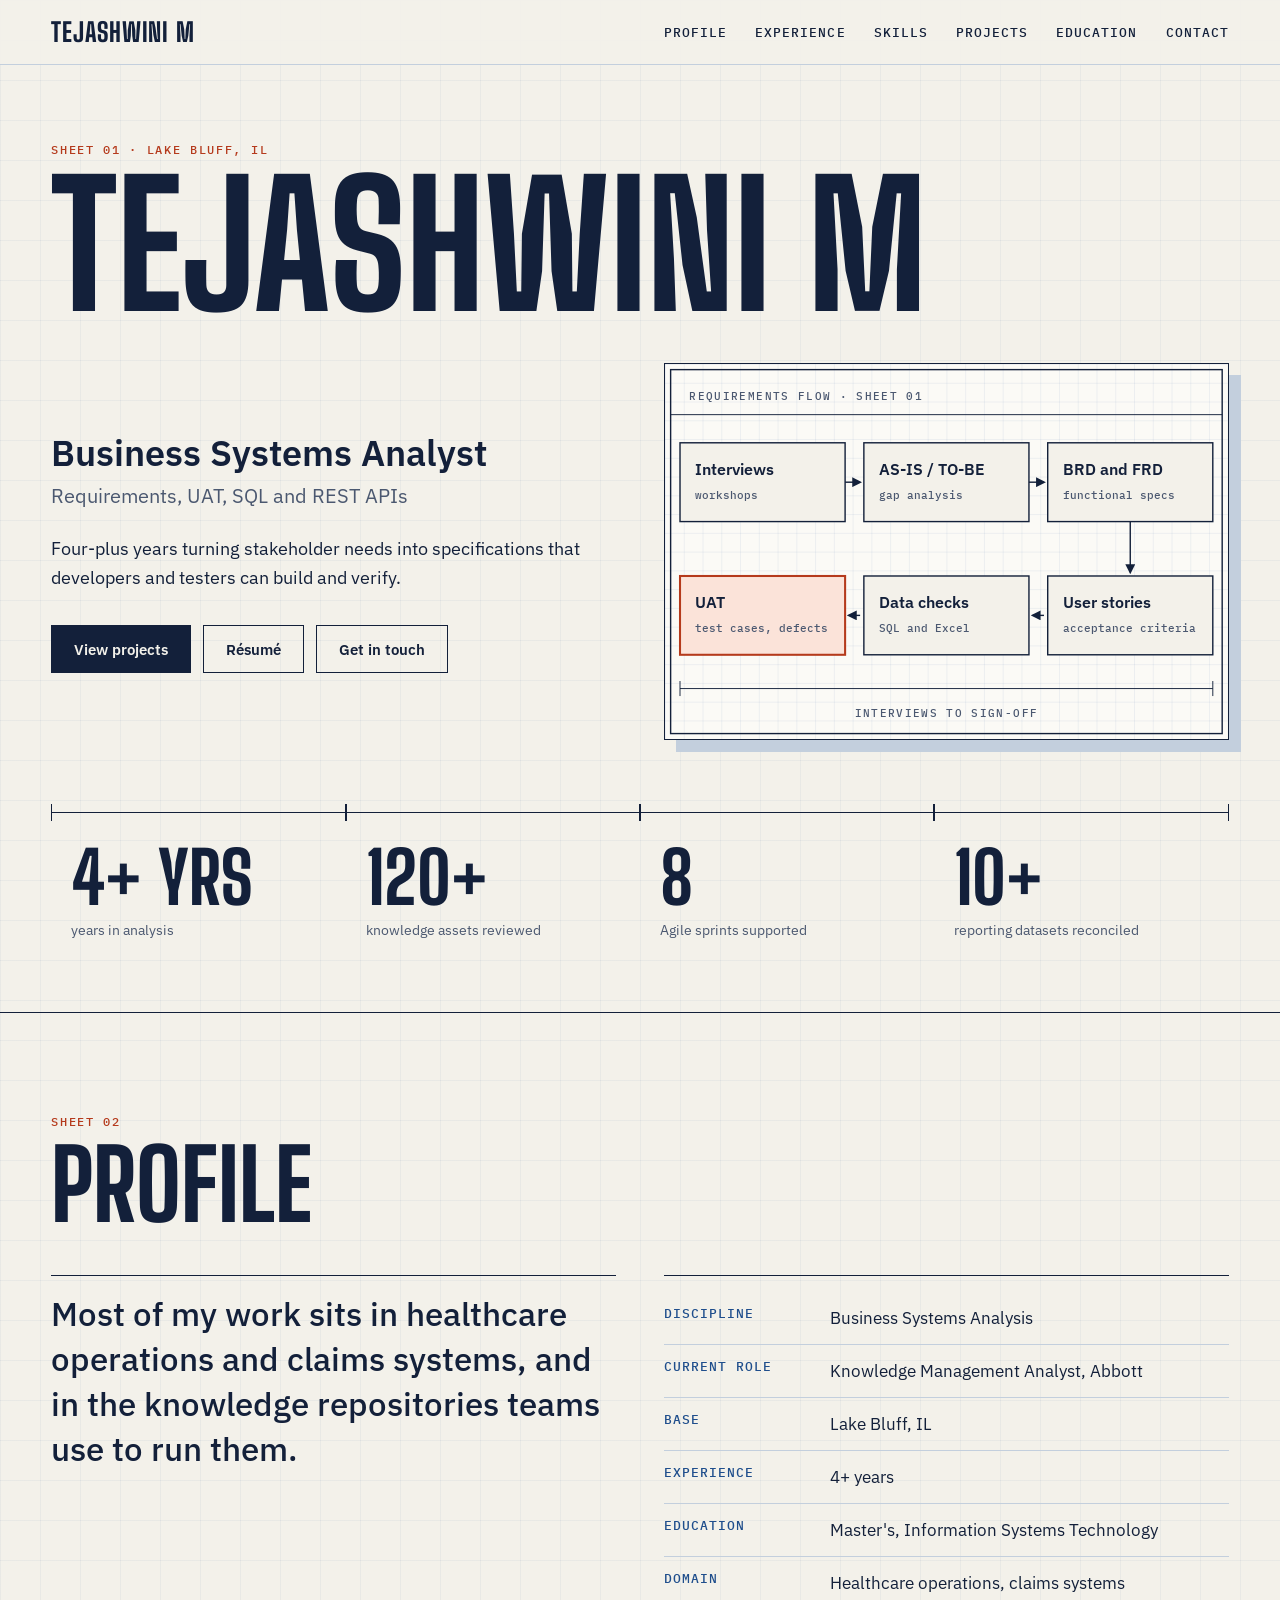
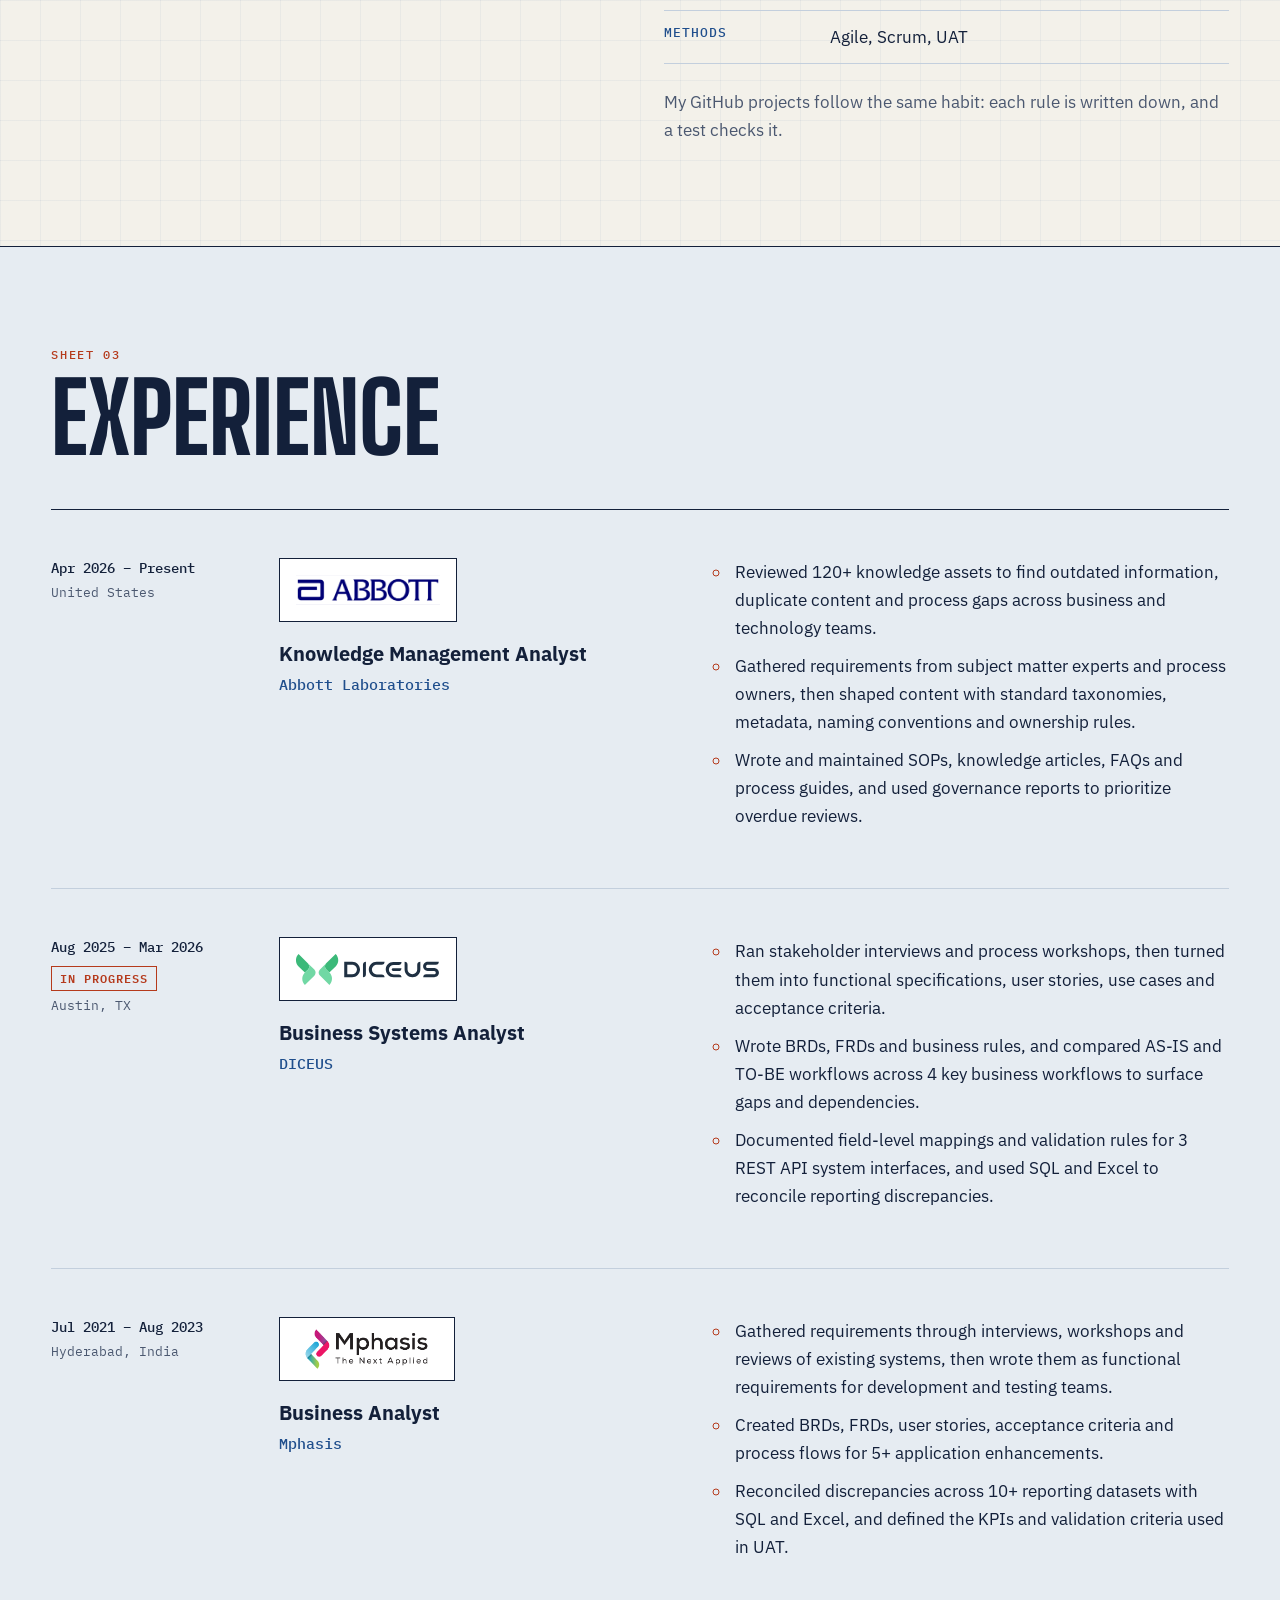
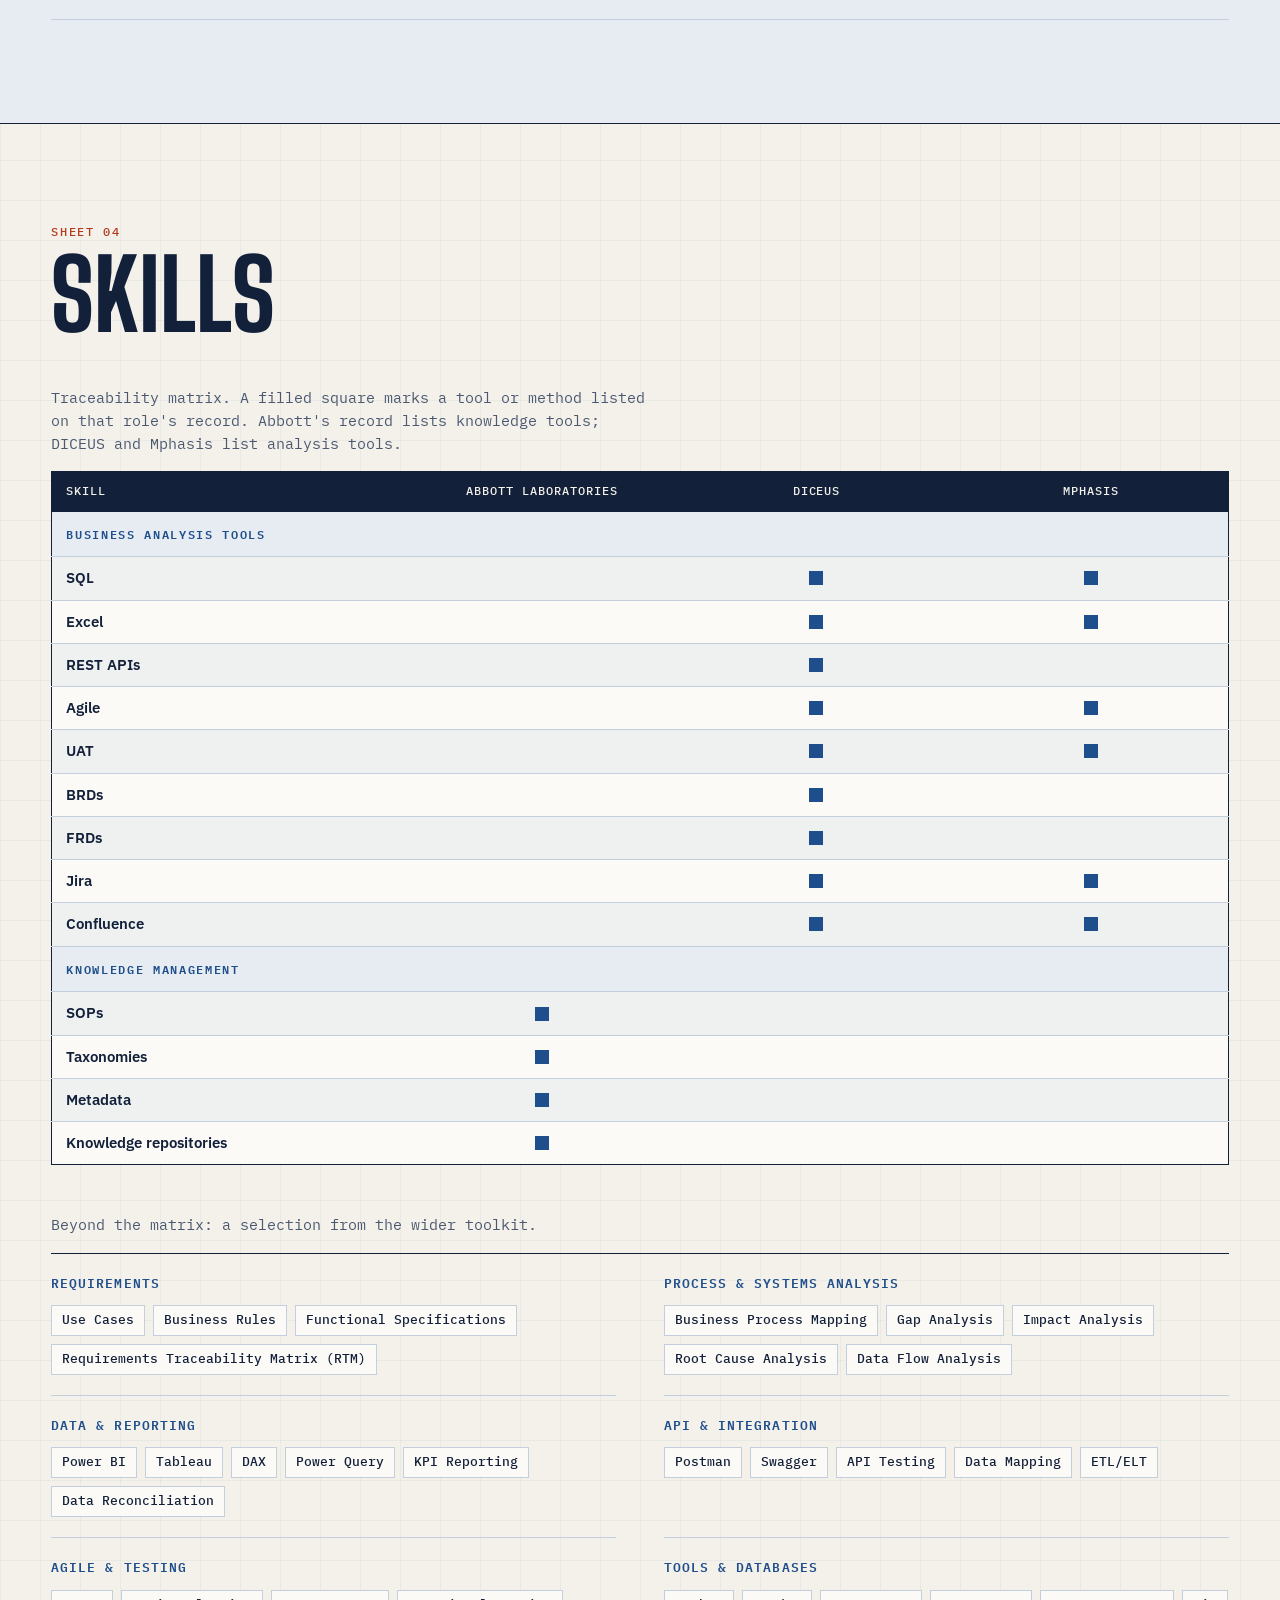
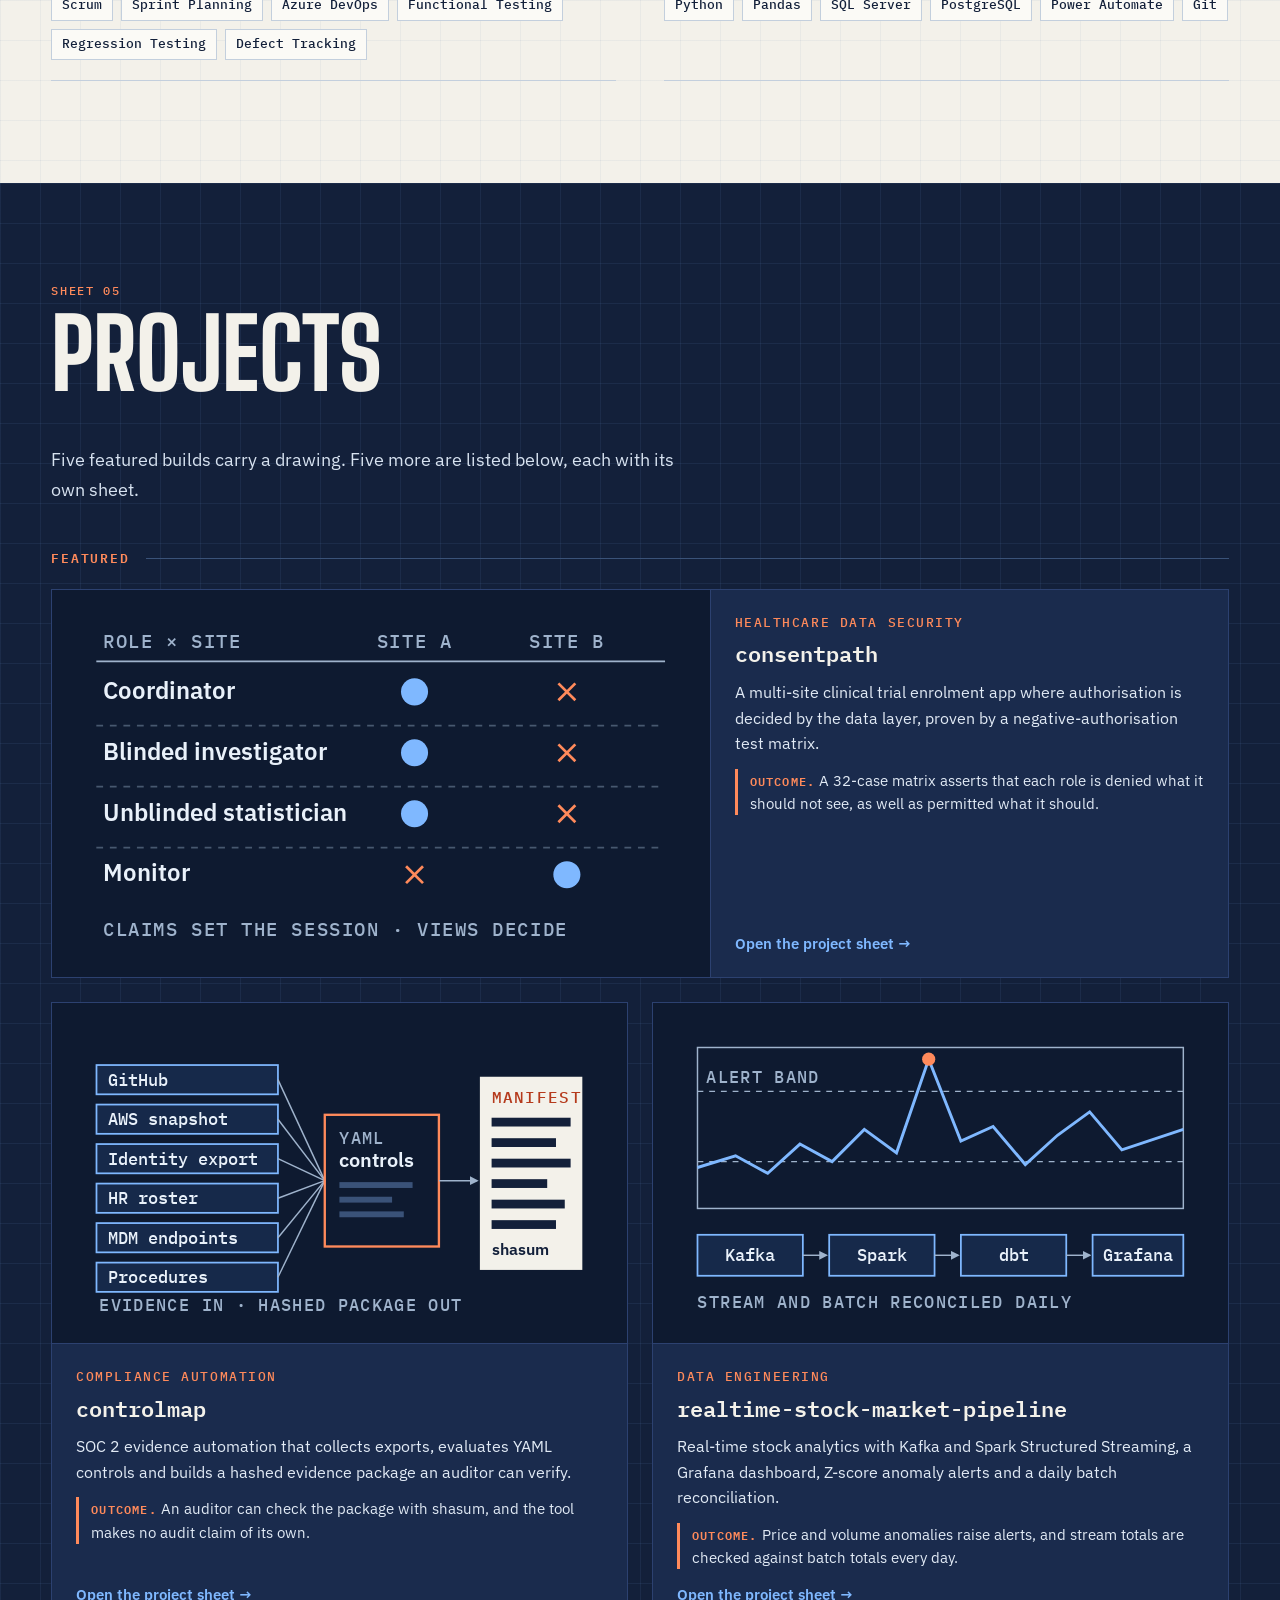
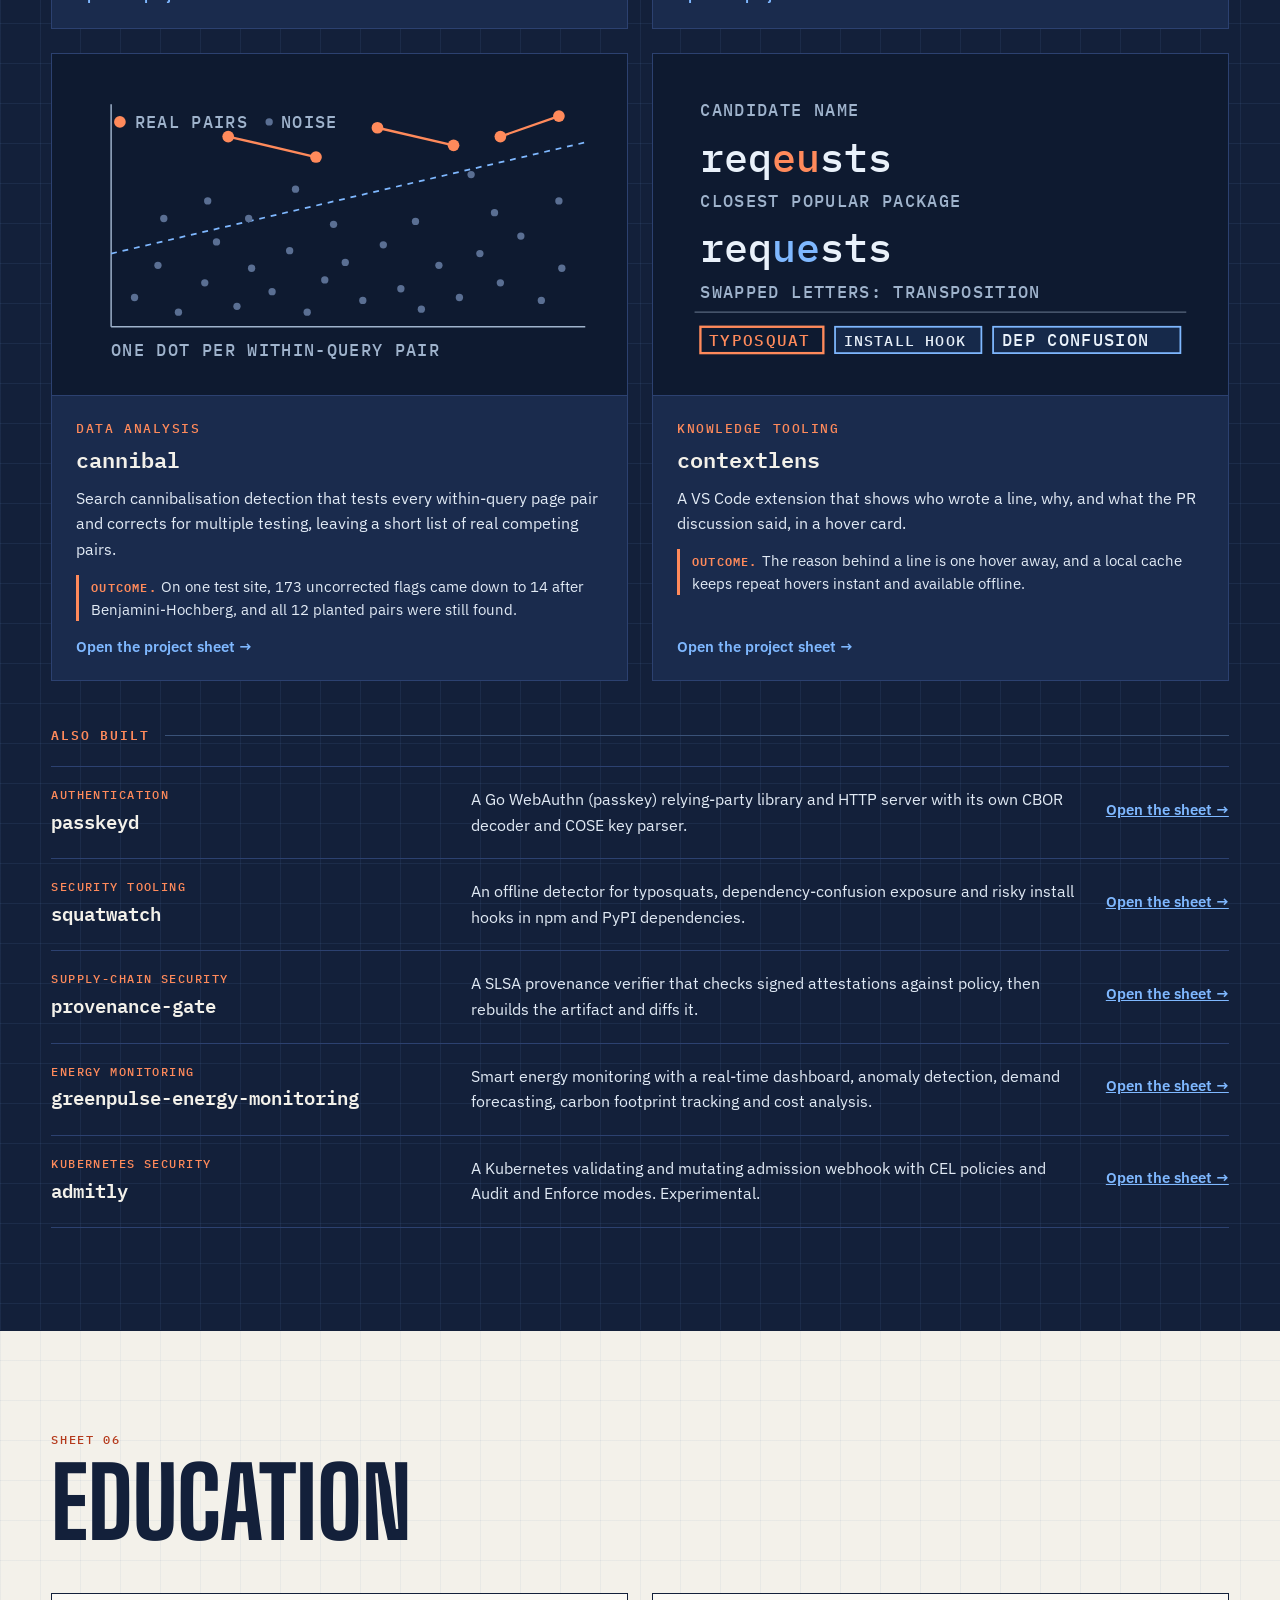
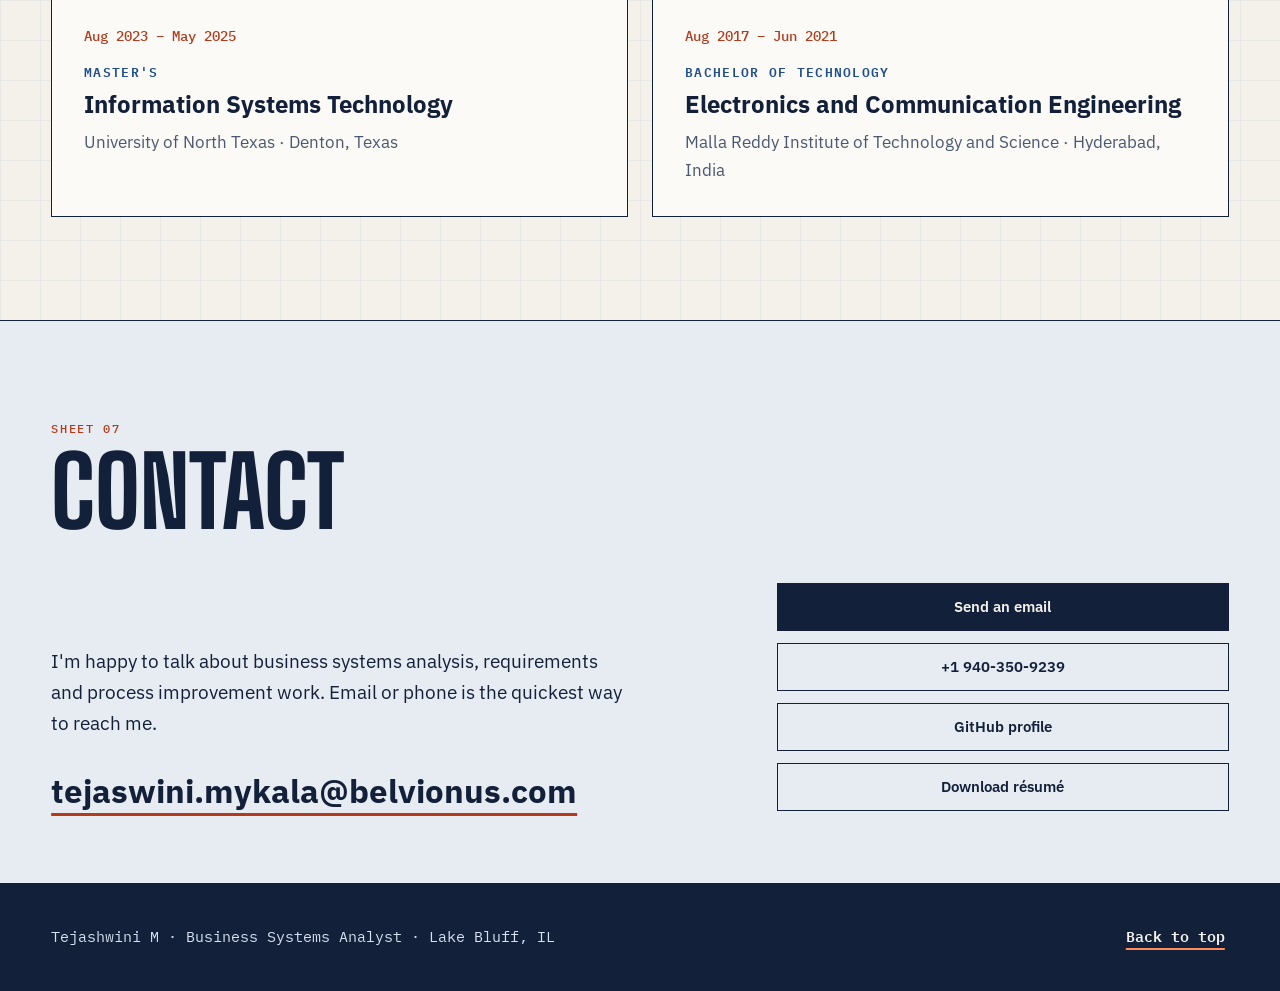
<file: index.html>
<!doctype html>
<html lang="en">
<head>
<meta charset="utf-8">
<meta name="viewport" content="width=device-width, initial-scale=1">
<title>Tejashwini M | Business Systems Analyst</title>
<meta name="description" content="Business Systems Analyst with 4+ years in requirements analysis, process improvement, SQL, REST APIs and UAT, working in Agile teams across healthcare and enterprise systems.">
<link rel="canonical" href="https://tejashwinimmykala.github.io/">
<meta property="og:type" content="website">
<meta property="og:title" content="Tejashwini M | Business Systems Analyst">
<meta property="og:description" content="Business Systems Analyst with 4+ years in requirements analysis, process improvement, SQL, REST APIs and UAT, working in Agile teams across healthcare and enterprise systems.">
<meta property="og:url" content="https://tejashwinimmykala.github.io/">
<meta property="og:image" content="https://tejashwinimmykala.github.io/assets/images/social-card.png">
<meta name="twitter:card" content="summary_large_image">
<meta name="twitter:title" content="Tejashwini M | Business Systems Analyst">
<meta name="twitter:description" content="Business Systems Analyst with 4+ years in requirements analysis, process improvement, SQL, REST APIs and UAT.">
<meta name="twitter:image" content="https://tejashwinimmykala.github.io/assets/images/social-card.png">
<link rel="icon" href="favicon.svg" type="image/svg+xml">
<link rel="apple-touch-icon" href="apple-touch-icon.png">
<link rel="preconnect" href="https://fonts.googleapis.com">
<link rel="preconnect" href="https://fonts.gstatic.com" crossorigin>
<link href="https://fonts.googleapis.com/css2?family=Big+Shoulders+Display:wght@600;700;800&family=IBM+Plex+Mono:wght@400;500;600&family=IBM+Plex+Sans:wght@400;500;600;700&display=swap" rel="stylesheet">
<link rel="stylesheet" href="assets/site.css">
<script type="application/ld+json">
{
  "@context": "https://schema.org",
  "@type": "Person",
  "name": "Tejashwini M",
  "jobTitle": "Business Systems Analyst",
  "url": "https://tejashwinimmykala.github.io/",
  "sameAs": ["https://github.com/tejashwinimmykala"]
}
</script>
</head>
<body>
<a class="skip" href="#main">Skip to content</a>

<svg width="0" height="0" style="position:absolute" aria-hidden="true" focusable="false">
  <defs>
    <marker id="ar-l" viewBox="0 0 10 10" refX="8" refY="5" markerWidth="6" markerHeight="6" orient="auto-start-reverse"><path d="M0 0L10 5L0 10z" fill="#9FB3CC"/></marker>
    <marker id="ar-i" viewBox="0 0 10 10" refX="8" refY="5" markerWidth="7" markerHeight="7" orient="auto-start-reverse"><path d="M0 0L10 5L0 10z" fill="#13203A"/></marker>
    <marker id="ar-h" viewBox="0 0 10 10" refX="8" refY="5" markerWidth="6" markerHeight="6" orient="auto-start-reverse"><path d="M0 0L10 5L0 10z" fill="#FF8A5B"/></marker>
    <pattern id="grid-ink" width="20" height="20" patternUnits="userSpaceOnUse">
      <path d="M20 0H0V20" fill="none" stroke="#1F4E8C" stroke-opacity=".14"/>
    </pattern>
  </defs>
</svg>

<header class="top">
  <div class="wrap bar">
    <a class="brand" href="#top">Tejashwini M</a>
    <nav class="nav-desk" aria-label="Sections">
      <ul>
        <li><a href="#about">Profile</a></li>
        <li><a href="#experience">Experience</a></li>
        <li><a href="#skills">Skills</a></li>
        <li><a href="#projects">Projects</a></li>
        <li><a href="#education">Education</a></li>
        <li><a href="#contact">Contact</a></li>
      </ul>
    </nav>
    <details class="nav-mob">
      <summary>Menu</summary>
      <nav aria-label="Sections, mobile">
        <ul>
          <li><a href="#about">Profile</a></li>
          <li><a href="#experience">Experience</a></li>
          <li><a href="#skills">Skills</a></li>
          <li><a href="#projects">Projects</a></li>
          <li><a href="#education">Education</a></li>
          <li><a href="#contact">Contact</a></li>
        </ul>
      </nav>
    </details>
  </div>
</header>

<main id="main">

<!-- HERO -->
<section class="hero" id="top" aria-labelledby="hero-title">
  <div class="wrap">
    <p class="eyebrow">Sheet 01 · Lake Bluff, IL</p>
    <h1 id="hero-title">Tejashwini M</h1>

    <div class="hero-grid">
      <div class="hero-copy">
        <p class="role">Business Systems Analyst<span class="role-sub">Requirements, UAT, SQL and REST APIs</span></p>
        <p class="summary">Four-plus years turning stakeholder needs into specifications that developers and testers can build and verify.</p>
        <div class="ctas">
          <a class="btn btn-primary" href="#projects">View projects</a>
          <a class="btn" href="assets/files/tejashwini-m-resume.pdf" download>Résumé</a>
          <a class="btn" href="#contact">Get in touch</a>
        </div>
      </div>

      <figure class="flow">
        <svg class="fd" viewBox="0 0 600 400" role="img" aria-labelledby="flow-title">
          <title id="flow-title">Requirements flow: interviews, AS-IS and TO-BE workflows, BRD and FRD, user stories, data checks, then UAT</title>
          <rect width="600" height="400" fill="#FBFAF6"/>
          <rect width="600" height="400" fill="url(#grid-ink)"/>
          <rect x="6" y="6" width="588" height="388" fill="none" stroke="#13203A" stroke-width="1.5"/>
          <text class="fl-k" x="26" y="38">REQUIREMENTS FLOW · SHEET 01</text>
          <line x1="6" y1="54" x2="594" y2="54" stroke="#13203A"/>

          <g stroke="#13203A" stroke-width="1.5" fill="#F3F1EA">
            <rect x="16" y="84" width="176" height="84"/>
            <rect x="212" y="84" width="176" height="84"/>
            <rect x="408" y="84" width="176" height="84"/>
            <rect x="408" y="226" width="176" height="84"/>
            <rect x="212" y="226" width="176" height="84"/>
            <rect x="16" y="226" width="176" height="84" stroke="#B53A1C" stroke-width="2.2" fill="#FBE3D9"/>
          </g>
          <g class="fl-t">
            <text x="32" y="118">Interviews</text>
            <text x="228" y="118">AS-IS / TO-BE</text>
            <text x="424" y="118">BRD and FRD</text>
            <text x="424" y="260">User stories</text>
            <text x="228" y="260">Data checks</text>
            <text x="32" y="260">UAT</text>
          </g>
          <g class="fl-s">
            <text x="32" y="144">workshops</text>
            <text x="228" y="144">gap analysis</text>
            <text x="424" y="144">functional specs</text>
            <text x="424" y="286">acceptance criteria</text>
            <text x="228" y="286">SQL and Excel</text>
            <text x="32" y="286">test cases, defects</text>
          </g>

          <g stroke="#13203A" stroke-width="1.5" fill="none" marker-end="url(#ar-i)">
            <line x1="192" y1="126" x2="208" y2="126"/>
            <line x1="388" y1="126" x2="404" y2="126"/>
            <line x1="496" y1="168" x2="496" y2="222"/>
            <line x1="404" y1="268" x2="392" y2="268"/>
            <line x1="208" y1="268" x2="196" y2="268"/>
          </g>

          <g stroke="#13203A" stroke-width="1">
            <line x1="16" y1="346" x2="584" y2="346"/>
            <line x1="16" y1="338" x2="16" y2="354"/>
            <line x1="584" y1="338" x2="584" y2="354"/>
          </g>
          <text class="fl-k" x="300" y="376" text-anchor="middle">INTERVIEWS TO SIGN-OFF</text>
        </svg>

        <svg class="fm" viewBox="0 0 340 300" aria-hidden="true" focusable="false">
          <rect x="4" y="4" width="332" height="292" fill="#FBFAF6" stroke="#13203A" stroke-width="1.5"/>
          <text class="fl-k" x="18" y="30">REQUIREMENTS FLOW</text>
          <line x1="4" y1="40" x2="336" y2="40" stroke="#13203A"/>
          <g stroke="#13203A" stroke-width="1.5" fill="#F3F1EA">
            <rect x="16" y="54" width="146" height="64"/>
            <rect x="178" y="54" width="146" height="64"/>
            <rect x="178" y="134" width="146" height="64"/>
            <rect x="16" y="134" width="146" height="64"/>
            <rect x="16" y="214" width="146" height="64"/>
            <rect x="178" y="214" width="146" height="64" stroke="#B53A1C" stroke-width="2.2" fill="#FBE3D9"/>
          </g>
          <g stroke="#13203A" stroke-width="1.5" fill="none" marker-end="url(#ar-i)">
            <line x1="162" y1="86" x2="176" y2="86"/>
            <line x1="255" y1="120" x2="255" y2="132"/>
            <line x1="176" y1="166" x2="164" y2="166"/>
            <line x1="90" y1="200" x2="90" y2="212"/>
            <line x1="162" y1="246" x2="176" y2="246"/>
          </g>
          <g class="fl-t">
            <text x="30" y="80">Interviews</text>
            <text x="192" y="80">AS-IS / TO-BE</text>
            <text x="192" y="160">BRD and FRD</text>
            <text x="30" y="160">User stories</text>
            <text x="30" y="240">Data checks</text>
            <text x="192" y="240">UAT</text>
          </g>
          <g class="fl-s">
            <text x="30" y="102">workshops</text>
            <text x="192" y="102">gap analysis</text>
            <text x="192" y="182">functional specs</text>
            <text x="30" y="182">acceptance criteria</text>
            <text x="30" y="262">SQL and Excel</text>
            <text x="192" y="262">test cases, defects</text>
          </g>
        </svg>
      </figure>
    </div>

    <ul class="dims">
      <li><p class="dim-v">4+ yrs</p><p class="dim-l">years in analysis</p></li>
      <li><p class="dim-v">120+</p><p class="dim-l">knowledge assets reviewed</p></li>
      <li><p class="dim-v">8</p><p class="dim-l">Agile sprints supported</p></li>
      <li><p class="dim-v">10+</p><p class="dim-l">reporting datasets reconciled</p></li>
    </ul>
  </div>
</section>

<!-- PROFILE -->
<section class="sec" id="about" aria-labelledby="about-title">
  <div class="wrap">
    <header class="sec-head">
      <p class="sec-no">Sheet 02</p>
      <h2 id="about-title">Profile</h2>
    </header>
    <div class="about">
      <p class="lead">Most of my work sits in healthcare operations and claims systems, and in the knowledge repositories teams use to run them.</p>
      <div class="prose">
        <dl class="facts">
          <div><dt>Discipline</dt><dd>Business Systems Analysis</dd></div>
          <div><dt>Current role</dt><dd>Knowledge Management Analyst, Abbott</dd></div>
          <div><dt>Base</dt><dd>Lake Bluff, IL</dd></div>
          <div><dt>Experience</dt><dd>4+ years</dd></div>
          <div><dt>Education</dt><dd>Master's, Information Systems Technology</dd></div>
          <div><dt>Domain</dt><dd>Healthcare operations, claims systems</dd></div>
          <div><dt>Methods</dt><dd>Agile, Scrum, UAT</dd></div>
        </dl>
        <p class="about-note">My GitHub projects follow the same habit: each rule is written down, and a test checks it.</p>
      </div>
    </div>
  </div>
</section>

<!-- EXPERIENCE -->
<section class="sec band" id="experience" aria-labelledby="exp-title">
  <div class="wrap">
    <header class="sec-head">
      <p class="sec-no">Sheet 03</p>
      <h2 id="exp-title">Experience</h2>
    </header>

    <ol class="roles">
      <li class="role-row">
        <div class="when">
          <p class="dates">Apr 2026 – Present</p>
          <p class="loc">United States</p>
        </div>
        <div class="role-body">
          <div class="role-head">
            <span class="wm wm-logo" aria-hidden="true"><img src="assets/images/logos/abbott-laboratories.png" alt="" width="1328" height="283" loading="lazy"></span>
            <div>
              <h3>Knowledge Management Analyst</h3>
              <p class="co">Abbott Laboratories</p>
            </div>
          </div>
          <ul class="hl">
            <li>Reviewed 120+ knowledge assets to find outdated information, duplicate content and process gaps across business and technology teams.</li>
            <li>Gathered requirements from subject matter experts and process owners, then shaped content with standard taxonomies, metadata, naming conventions and ownership rules.</li>
            <li>Wrote and maintained SOPs, knowledge articles, FAQs and process guides, and used governance reports to prioritize overdue reviews.</li>
          </ul>
        </div>
      </li>

      <li class="role-row">
        <div class="when">
          <p class="dates">Aug 2025 – Mar 2026</p>
          <p class="status">In progress</p>
          <p class="loc">Austin, TX</p>
        </div>
        <div class="role-body">
          <div class="role-head">
            <span class="wm wm-logo" aria-hidden="true"><img src="assets/images/logos/diceus.svg" alt="" width="146" height="32" loading="lazy"></span>
            <div>
              <h3>Business Systems Analyst</h3>
              <p class="co">DICEUS</p>
            </div>
          </div>
          <ul class="hl">
            <li>Ran stakeholder interviews and process workshops, then turned them into functional specifications, user stories, use cases and acceptance criteria.</li>
            <li>Wrote BRDs, FRDs and business rules, and compared AS-IS and TO-BE workflows across 4 key business workflows to surface gaps and dependencies.</li>
            <li>Documented field-level mappings and validation rules for 3 REST API system interfaces, and used SQL and Excel to reconcile reporting discrepancies.</li>
          </ul>
        </div>
      </li>

      <li class="role-row">
        <div class="when">
          <p class="dates">Jul 2021 – Aug 2023</p>
          <p class="loc">Hyderabad, India</p>
        </div>
        <div class="role-body">
          <div class="role-head">
            <span class="wm wm-logo" aria-hidden="true"><img src="assets/images/logos/mphasis.png" alt="" width="465" height="145" loading="lazy"></span>
            <div>
              <h3>Business Analyst</h3>
              <p class="co">Mphasis</p>
            </div>
          </div>
          <ul class="hl">
            <li>Gathered requirements through interviews, workshops and reviews of existing systems, then wrote them as functional requirements for development and testing teams.</li>
            <li>Created BRDs, FRDs, user stories, acceptance criteria and process flows for 5+ application enhancements.</li>
            <li>Reconciled discrepancies across 10+ reporting datasets with SQL and Excel, and defined the KPIs and validation criteria used in UAT.</li>
          </ul>
        </div>
      </li>
    </ol>
  </div>
</section>

<!-- SKILLS -->
<section class="sec" id="skills" aria-labelledby="skills-title">
  <div class="wrap">
    <header class="sec-head">
      <p class="sec-no">Sheet 04</p>
      <h2 id="skills-title">Skills</h2>
    </header>

    <p class="matrix-cap">Traceability matrix. A filled square marks a tool or method listed on that role's record. Abbott's record lists knowledge tools; DICEUS and Mphasis list analysis tools.</p>
    <table class="matrix">
      <caption class="sr">Skills by role, taken from the technologies listed for each role</caption>
      <colgroup><col class="c-skill"><col><col><col></colgroup>
      <thead>
        <tr>
          <th scope="col">Skill</th>
          <th scope="col">Abbott Laboratories</th>
          <th scope="col">DICEUS</th>
          <th scope="col">Mphasis</th>
        </tr>
      </thead>
      <tbody>
        <tr class="grp"><th scope="colgroup" colspan="4">Business analysis tools</th></tr>
        <tr><th scope="row">SQL</th><td></td><td><span class="mk" aria-hidden="true"></span><span class="sr">Listed</span></td><td><span class="mk" aria-hidden="true"></span><span class="sr">Listed</span></td></tr>
        <tr><th scope="row">Excel</th><td></td><td><span class="mk" aria-hidden="true"></span><span class="sr">Listed</span></td><td><span class="mk" aria-hidden="true"></span><span class="sr">Listed</span></td></tr>
        <tr><th scope="row">REST APIs</th><td></td><td><span class="mk" aria-hidden="true"></span><span class="sr">Listed</span></td><td></td></tr>
        <tr><th scope="row">Agile</th><td></td><td><span class="mk" aria-hidden="true"></span><span class="sr">Listed</span></td><td><span class="mk" aria-hidden="true"></span><span class="sr">Listed</span></td></tr>
        <tr><th scope="row">UAT</th><td></td><td><span class="mk" aria-hidden="true"></span><span class="sr">Listed</span></td><td><span class="mk" aria-hidden="true"></span><span class="sr">Listed</span></td></tr>
        <tr><th scope="row">BRDs</th><td></td><td><span class="mk" aria-hidden="true"></span><span class="sr">Listed</span></td><td></td></tr>
        <tr><th scope="row">FRDs</th><td></td><td><span class="mk" aria-hidden="true"></span><span class="sr">Listed</span></td><td></td></tr>
        <tr><th scope="row">Jira</th><td></td><td><span class="mk" aria-hidden="true"></span><span class="sr">Listed</span></td><td><span class="mk" aria-hidden="true"></span><span class="sr">Listed</span></td></tr>
        <tr><th scope="row">Confluence</th><td></td><td><span class="mk" aria-hidden="true"></span><span class="sr">Listed</span></td><td><span class="mk" aria-hidden="true"></span><span class="sr">Listed</span></td></tr>
        <tr class="grp"><th scope="colgroup" colspan="4">Knowledge management</th></tr>
        <tr><th scope="row">SOPs</th><td><span class="mk" aria-hidden="true"></span><span class="sr">Listed</span></td><td></td><td></td></tr>
        <tr><th scope="row">Taxonomies</th><td><span class="mk" aria-hidden="true"></span><span class="sr">Listed</span></td><td></td><td></td></tr>
        <tr><th scope="row">Metadata</th><td><span class="mk" aria-hidden="true"></span><span class="sr">Listed</span></td><td></td><td></td></tr>
        <tr><th scope="row">Knowledge repositories</th><td><span class="mk" aria-hidden="true"></span><span class="sr">Listed</span></td><td></td><td></td></tr>
      </tbody>
    </table>

    <p class="kit-cap">Beyond the matrix: a selection from the wider toolkit.</p>
    <dl class="kit">
      <div><dt>Requirements</dt><dd><ul class="chips">
        <li>Use Cases</li><li>Business Rules</li><li>Functional Specifications</li><li>Requirements Traceability Matrix (RTM)</li>
      </ul></dd></div>
      <div><dt>Process &amp; Systems Analysis</dt><dd><ul class="chips">
        <li>Business Process Mapping</li><li>Gap Analysis</li><li>Impact Analysis</li><li>Root Cause Analysis</li><li>Data Flow Analysis</li>
      </ul></dd></div>
      <div><dt>Data &amp; Reporting</dt><dd><ul class="chips">
        <li>Power BI</li><li>Tableau</li><li>DAX</li><li>Power Query</li><li>KPI Reporting</li><li>Data Reconciliation</li>
      </ul></dd></div>
      <div><dt>API &amp; Integration</dt><dd><ul class="chips">
        <li>Postman</li><li>Swagger</li><li>API Testing</li><li>Data Mapping</li><li>ETL/ELT</li>
      </ul></dd></div>
      <div><dt>Agile &amp; Testing</dt><dd><ul class="chips">
        <li>Scrum</li><li>Sprint Planning</li><li>Azure DevOps</li><li>Functional Testing</li><li>Regression Testing</li><li>Defect Tracking</li>
      </ul></dd></div>
      <div><dt>Tools &amp; Databases</dt><dd><ul class="chips">
        <li>Python</li><li>Pandas</li><li>SQL Server</li><li>PostgreSQL</li><li>Power Automate</li><li>Git</li>
      </ul></dd></div>
    </dl>
  </div>
</section>

<!-- PROJECTS -->
<section class="sec ink" id="projects" aria-labelledby="proj-title">
  <div class="wrap">
    <header class="sec-head">
      <p class="sec-no">Sheet 05</p>
      <h2 id="proj-title">Projects</h2>
    </header>
    <p class="ink-intro">Five featured builds carry a drawing. Five more are listed below, each with its own sheet.</p>

    <h3 class="sub-h">Featured</h3>
    <ul class="pidx">

      <li class="tile wide">
        <figure class="fig">
          <svg viewBox="0 0 360 200" role="img" aria-label="Access matrix: coordinator, blinded investigator, unblinded statistician and monitor against Site A and Site B. Permits and denials are decided by the data layer.">
            <text x="16" y="20" class="m">ROLE × SITE</text>
            <text x="200" y="20" class="m" text-anchor="middle">SITE A</text>
            <text x="290" y="20" class="m" text-anchor="middle">SITE B</text>
            <line x1="12" y1="28" x2="348" y2="28" class="ln"/>
            <line x1="12" y1="66" x2="348" y2="66" class="ln dash" opacity=".4"/>
            <line x1="12" y1="102" x2="348" y2="102" class="ln dash" opacity=".4"/>
            <line x1="12" y1="138" x2="348" y2="138" class="ln dash" opacity=".4"/>
            <text x="16" y="50" class="l">Coordinator</text>
            <text x="16" y="86" class="l">Blinded investigator</text>
            <text x="16" y="122" class="l">Unblinded statistician</text>
            <text x="16" y="158" class="l">Monitor</text>
            <circle cx="200" cy="46" r="8" class="okf"/>
            <path d="M285 41l10 10m0-10l-10 10" class="hot"/>
            <circle cx="200" cy="82" r="8" class="okf"/>
            <path d="M285 77l10 10m0-10l-10 10" class="hot"/>
            <circle cx="200" cy="118" r="8" class="okf"/>
            <path d="M285 113l10 10m0-10l-10 10" class="hot"/>
            <path d="M195 149l10 10m0-10l-10 10" class="hot"/>
            <circle cx="290" cy="154" r="8" class="okf"/>
            <text x="16" y="190" class="m">CLAIMS SET THE SESSION · VIEWS DECIDE</text>
          </svg>
        </figure>
        <div class="tile-body">
          <p class="cat">Healthcare data security</p>
          <h3><a class="tile-link" href="projects/consentpath.html">consentpath</a></h3>
          <p class="tile-desc">A multi-site clinical trial enrolment app where authorisation is decided by the data layer, proven by a negative-authorisation test matrix.</p>
          <p class="tile-out"><span>Outcome.</span> A 32-case matrix asserts that each role is denied what it should not see, as well as permitted what it should.</p>
          <p class="tile-more">Open the project sheet →</p>
        </div>
      </li>

      <li class="tile">
        <figure class="fig">
          <svg viewBox="0 0 360 200" role="img" aria-label="Evidence from GitHub, AWS, identity, HR, endpoints and procedures is checked against YAML controls and packaged with a checksum manifest.">
            <rect x="14" y="26" width="124" height="20" class="bx"/><text x="22" y="40" class="s">GitHub</text>
            <rect x="14" y="53" width="124" height="20" class="bx"/><text x="22" y="67" class="s">AWS snapshot</text>
            <rect x="14" y="80" width="124" height="20" class="bx"/><text x="22" y="94" class="s">Identity export</text>
            <rect x="14" y="107" width="124" height="20" class="bx"/><text x="22" y="121" class="s">HR roster</text>
            <rect x="14" y="134" width="124" height="20" class="bx"/><text x="22" y="148" class="s">MDM endpoints</text>
            <rect x="14" y="161" width="124" height="20" class="bx"/><text x="22" y="175" class="s">Procedures</text>
            <g class="ln">
              <line x1="138" y1="36" x2="170" y2="105"/><line x1="138" y1="63" x2="170" y2="105"/>
              <line x1="138" y1="90" x2="170" y2="105"/><line x1="138" y1="117" x2="170" y2="105"/>
              <line x1="138" y1="144" x2="170" y2="105"/><line x1="138" y1="171" x2="170" y2="105"/>
            </g>
            <rect x="170" y="60" width="78" height="90" class="hot"/>
            <text x="180" y="80" class="m">YAML</text>
            <text x="180" y="96" class="l">controls</text>
            <rect x="180" y="106" width="50" height="4" class="bar"/>
            <rect x="180" y="116" width="36" height="4" class="bar"/>
            <rect x="180" y="126" width="44" height="4" class="bar"/>
            <line x1="248" y1="105" x2="274" y2="105" class="ln" marker-end="url(#ar-l)"/>
            <rect x="276" y="34" width="70" height="132" class="paper"/>
            <text x="284" y="52" class="redt">MANIFEST</text>
            <rect x="284" y="62" width="54" height="6" fill="#13203A"/>
            <rect x="284" y="76" width="44" height="6" fill="#13203A"/>
            <rect x="284" y="90" width="54" height="6" fill="#13203A"/>
            <rect x="284" y="104" width="38" height="6" fill="#13203A"/>
            <rect x="284" y="118" width="50" height="6" fill="#13203A"/>
            <rect x="284" y="132" width="44" height="6" fill="#13203A"/>
            <text x="284" y="156" class="inkt" style="font-size:11px">shasum</text>
            <text x="16" y="194" class="m">EVIDENCE IN · HASHED PACKAGE OUT</text>
          </svg>
        </figure>
        <div class="tile-body">
          <p class="cat">Compliance automation</p>
          <h3><a class="tile-link" href="projects/controlmap.html">controlmap</a></h3>
          <p class="tile-desc">SOC 2 evidence automation that collects exports, evaluates YAML controls and builds a hashed evidence package an auditor can verify.</p>
          <p class="tile-out"><span>Outcome.</span> An auditor can check the package with shasum, and the tool makes no audit claim of its own.</p>
          <p class="tile-more">Open the project sheet →</p>
        </div>
      </li>

      <li class="tile">
        <figure class="fig">
          <svg viewBox="0 0 360 200" role="img" aria-label="A price line moving through an anomaly band, with one point outside the band. Below it, a pipeline of Kafka, Spark, dbt and Grafana.">
            <rect x="14" y="14" width="332" height="110" class="ln"/>
            <line x1="14" y1="44" x2="346" y2="44" class="ln dash"/>
            <line x1="14" y1="92" x2="346" y2="92" class="ln dash"/>
            <text x="20" y="38" class="m">ALERT BAND</text>
            <polyline points="14,96 40,88 62,100 84,80 106,92 128,70 150,86 172,22 194,78 216,68 238,94 260,74 282,58 304,84 346,70" class="sky"/>
            <circle cx="172" cy="22" r="4.5" class="hotf"/>
            <rect x="14" y="142" width="72" height="28" class="bx"/><text x="50" y="160" class="s" text-anchor="middle">Kafka</text>
            <rect x="104" y="142" width="72" height="28" class="bx"/><text x="140" y="160" class="s" text-anchor="middle">Spark</text>
            <rect x="194" y="142" width="72" height="28" class="bx"/><text x="230" y="160" class="s" text-anchor="middle">dbt</text>
            <rect x="284" y="142" width="62" height="28" class="bx"/><text x="315" y="160" class="s" text-anchor="middle">Grafana</text>
            <line x1="86" y1="156" x2="102" y2="156" class="ln" marker-end="url(#ar-l)"/>
            <line x1="176" y1="156" x2="192" y2="156" class="ln" marker-end="url(#ar-l)"/>
            <line x1="266" y1="156" x2="282" y2="156" class="ln" marker-end="url(#ar-l)"/>
            <text x="14" y="192" class="m">STREAM AND BATCH RECONCILED DAILY</text>
          </svg>
        </figure>
        <div class="tile-body">
          <p class="cat">Data engineering</p>
          <h3><a class="tile-link" href="projects/realtime-stock-market-pipeline.html">realtime-stock-market-pipeline</a></h3>
          <p class="tile-desc">Real-time stock analytics with Kafka and Spark Structured Streaming, a Grafana dashboard, Z-score anomaly alerts and a daily batch reconciliation.</p>
          <p class="tile-out"><span>Outcome.</span> Price and volume anomalies raise alerts, and stream totals are checked against batch totals every day.</p>
          <p class="tile-more">Open the project sheet →</p>
        </div>
      </li>

      <li class="tile">
        <figure class="fig">
          <svg viewBox="0 0 360 200" role="img" aria-label="Scatter of page pairs. Most dots are noise; a few connected pairs are flagged as real competition, separated by a corrected threshold.">
            <line x1="24" y1="170" x2="348" y2="170" class="ln"/>
            <line x1="24" y1="18" x2="24" y2="170" class="ln"/>
            <line x1="24" y1="120" x2="348" y2="44" class="sky dash" style="stroke-width:1.2"/>
            <g fill="#5A6F93">
              <circle cx="40" cy="150" r="2.5"/><circle cx="56" cy="128" r="2.5"/><circle cx="70" cy="160" r="2.5"/>
              <circle cx="88" cy="140" r="2.5"/><circle cx="96" cy="112" r="2.5"/><circle cx="110" cy="156" r="2.5"/>
              <circle cx="120" cy="130" r="2.5"/><circle cx="134" cy="146" r="2.5"/><circle cx="146" cy="118" r="2.5"/>
              <circle cx="158" cy="160" r="2.5"/><circle cx="170" cy="138" r="2.5"/><circle cx="184" cy="126" r="2.5"/>
              <circle cx="196" cy="152" r="2.5"/><circle cx="210" cy="114" r="2.5"/><circle cx="222" cy="144" r="2.5"/>
              <circle cx="236" cy="158" r="2.5"/><circle cx="248" cy="128" r="2.5"/><circle cx="262" cy="150" r="2.5"/>
              <circle cx="276" cy="120" r="2.5"/><circle cx="290" cy="140" r="2.5"/><circle cx="304" cy="108" r="2.5"/>
              <circle cx="318" cy="152" r="2.5"/><circle cx="332" cy="130" r="2.5"/><circle cx="60" cy="96" r="2.5"/>
              <circle cx="118" cy="96" r="2.5"/><circle cx="176" cy="100" r="2.5"/><circle cx="232" cy="98" r="2.5"/>
              <circle cx="286" cy="92" r="2.5"/><circle cx="90" cy="84" r="2.5"/><circle cx="150" cy="76" r="2.5"/>
              <circle cx="270" cy="66" r="2.5"/><circle cx="330" cy="84" r="2.5"/>
            </g>
            <line x1="104" y1="40" x2="164" y2="54" class="hot"/>
            <line x1="206" y1="34" x2="258" y2="46" class="hot"/>
            <line x1="290" y1="40" x2="330" y2="26" class="hot"/>
            <g class="hotf"><circle cx="104" cy="40" r="4"/><circle cx="164" cy="54" r="4"/><circle cx="206" cy="34" r="4"/><circle cx="258" cy="46" r="4"/><circle cx="290" cy="40" r="4"/><circle cx="330" cy="26" r="4"/></g>
            <circle cx="30" cy="30" r="4" class="hotf"/><text x="40" y="34" class="m">REAL PAIRS</text>
            <circle cx="132" cy="30" r="2.5" fill="#5A6F93"/><text x="140" y="34" class="m">NOISE</text>
            <text x="24" y="190" class="m">ONE DOT PER WITHIN-QUERY PAIR</text>
          </svg>
        </figure>
        <div class="tile-body">
          <p class="cat">Data analysis</p>
          <h3><a class="tile-link" href="projects/cannibal.html">cannibal</a></h3>
          <p class="tile-desc">Search cannibalisation detection that tests every within-query page pair and corrects for multiple testing, leaving a short list of real competing pairs.</p>
          <p class="tile-out"><span>Outcome.</span> On one test site, 173 uncorrected flags came down to 14 after Benjamini-Hochberg, and all 12 planted pairs were still found.</p>
          <p class="tile-more">Open the project sheet →</p>
        </div>
      </li>

      <li class="tile">
        <figure class="fig">
          <svg viewBox="0 0 360 200" role="img" aria-label="The name requests beside its popular match requests, with the swapped letters highlighted, and finding tags for typosquat, install hook and dependency confusion.">
            <text x="16" y="26" class="m">CANDIDATE NAME</text>
            <text x="16" y="64" style="font:500 27px 'IBM Plex Mono',monospace;fill:#E9F1FA">req<tspan style="fill:#FF8A5B">eu</tspan>sts</text>
            <text x="16" y="88" class="m">CLOSEST POPULAR PACKAGE</text>
            <text x="16" y="126" style="font:500 27px 'IBM Plex Mono',monospace;fill:#E9F1FA">req<tspan style="fill:#7FB8FF">ue</tspan>sts</text>
            <text x="16" y="150" class="m">SWAPPED LETTERS: TRANSPOSITION</text>
            <line x1="12" y1="160" x2="348" y2="160" class="ln" opacity=".5"/>
            <rect x="16" y="170" width="84" height="18" class="hot"/><text x="22" y="183" class="redt" style="fill:#FF8A5B">TYPOSQUAT</text>
            <rect x="108" y="170" width="100" height="18" class="bx"/><text x="114" y="183" class="m" style="fill:#E9F1FA;font-size:10px">INSTALL HOOK</text>
            <rect x="216" y="170" width="128" height="18" class="bx"/><text x="222" y="183" class="m" style="fill:#E9F1FA">DEP CONFUSION</text>
          </svg>
        </figure>
        <div class="tile-body">
          <p class="cat">Knowledge tooling</p>
          <h3><a class="tile-link" href="projects/contextlens.html">contextlens</a></h3>
          <p class="tile-desc">A VS Code extension that shows who wrote a line, why, and what the PR discussion said, in a hover card.</p>
          <p class="tile-out"><span>Outcome.</span> The reason behind a line is one hover away, and a local cache keeps repeat hovers instant and available offline.</p>
          <p class="tile-more">Open the project sheet →</p>
        </div>
      </li>

    </ul>

    <h3 class="sub-h">Also built</h3>
    <ul class="more">
      <li>
        <div class="more-id">
          <p class="cat">Authentication</p>
          <h3><a href="projects/passkeyd.html">passkeyd</a></h3>
        </div>
        <p class="more-desc">A Go WebAuthn (passkey) relying-party library and HTTP server with its own CBOR decoder and COSE key parser.</p>
        <p class="more-go"><a href="projects/passkeyd.html">Open the sheet →</a></p>
      </li>
      <li>
        <div class="more-id">
          <p class="cat">Security tooling</p>
          <h3><a href="projects/squatwatch.html">squatwatch</a></h3>
        </div>
        <p class="more-desc">An offline detector for typosquats, dependency-confusion exposure and risky install hooks in npm and PyPI dependencies.</p>
        <p class="more-go"><a href="projects/squatwatch.html">Open the sheet →</a></p>
      </li>
      <li>
        <div class="more-id">
          <p class="cat">Supply-chain security</p>
          <h3><a href="projects/provenance-gate.html">provenance-gate</a></h3>
        </div>
        <p class="more-desc">A SLSA provenance verifier that checks signed attestations against policy, then rebuilds the artifact and diffs it.</p>
        <p class="more-go"><a href="projects/provenance-gate.html">Open the sheet →</a></p>
      </li>
      <li>
        <div class="more-id">
          <p class="cat">Energy monitoring</p>
          <h3><a href="projects/greenpulse-energy-monitoring.html">greenpulse-energy-monitoring</a></h3>
        </div>
        <p class="more-desc">Smart energy monitoring with a real-time dashboard, anomaly detection, demand forecasting, carbon footprint tracking and cost analysis.</p>
        <p class="more-go"><a href="projects/greenpulse-energy-monitoring.html">Open the sheet →</a></p>
      </li>
      <li>
        <div class="more-id">
          <p class="cat">Kubernetes security</p>
          <h3><a href="projects/admitly.html">admitly</a></h3>
        </div>
        <p class="more-desc">A Kubernetes validating and mutating admission webhook with CEL policies and Audit and Enforce modes. Experimental.</p>
        <p class="more-go"><a href="projects/admitly.html">Open the sheet →</a></p>
      </li>
    </ul>
  </div>
</section>

<!-- EDUCATION -->
<section class="sec" id="education" aria-labelledby="edu-title">
  <div class="wrap">
    <header class="sec-head">
      <p class="sec-no">Sheet 06</p>
      <h2 id="edu-title">Education</h2>
    </header>
    <div class="edu">
      <article>
        <p class="dates">Aug 2023 – May 2025</p>
        <p class="deg">Master's</p>
        <h3>Information Systems Technology</h3>
        <p class="inst">University of North Texas · Denton, Texas</p>
      </article>
      <article>
        <p class="dates">Aug 2017 – Jun 2021</p>
        <p class="deg">Bachelor of Technology</p>
        <h3>Electronics and Communication Engineering</h3>
        <p class="inst">Malla Reddy Institute of Technology and Science · Hyderabad, India</p>
      </article>
    </div>
  </div>
</section>

<!-- CONTACT -->
<section class="sec contact" id="contact" aria-labelledby="contact-title">
  <div class="wrap">
    <header class="sec-head">
      <p class="sec-no">Sheet 07</p>
      <h2 id="contact-title">Contact</h2>
    </header>
    <div class="contact-body">
      <div>
        <p class="contact-intro">I'm happy to talk about business systems analysis, requirements and process improvement work. Email or phone is the quickest way to reach me.</p>
        <a class="contact-mail" href="mailto:tejaswini.mykala@belvionus.com">tejaswini.mykala@belvionus.com</a>
      </div>
      <ul class="contact-list">
        <li><a class="btn btn-primary" href="mailto:tejaswini.mykala@belvionus.com">Send an email</a></li>
        <li><a class="btn" href="tel:+19403509239">+1 940-350-9239</a></li>
        <li><a class="btn" href="https://github.com/tejashwinimmykala">GitHub profile</a></li>
        <li><a class="btn" href="assets/files/tejashwini-m-resume.pdf" download>Download résumé</a></li>
      </ul>
    </div>
  </div>
</section>

</main>

<footer class="foot">
  <div class="wrap">
    <span>Tejashwini M · Business Systems Analyst · Lake Bluff, IL</span>
    <a href="#top">Back to top</a>
  </div>
</footer>
</body>
</html>
</file>
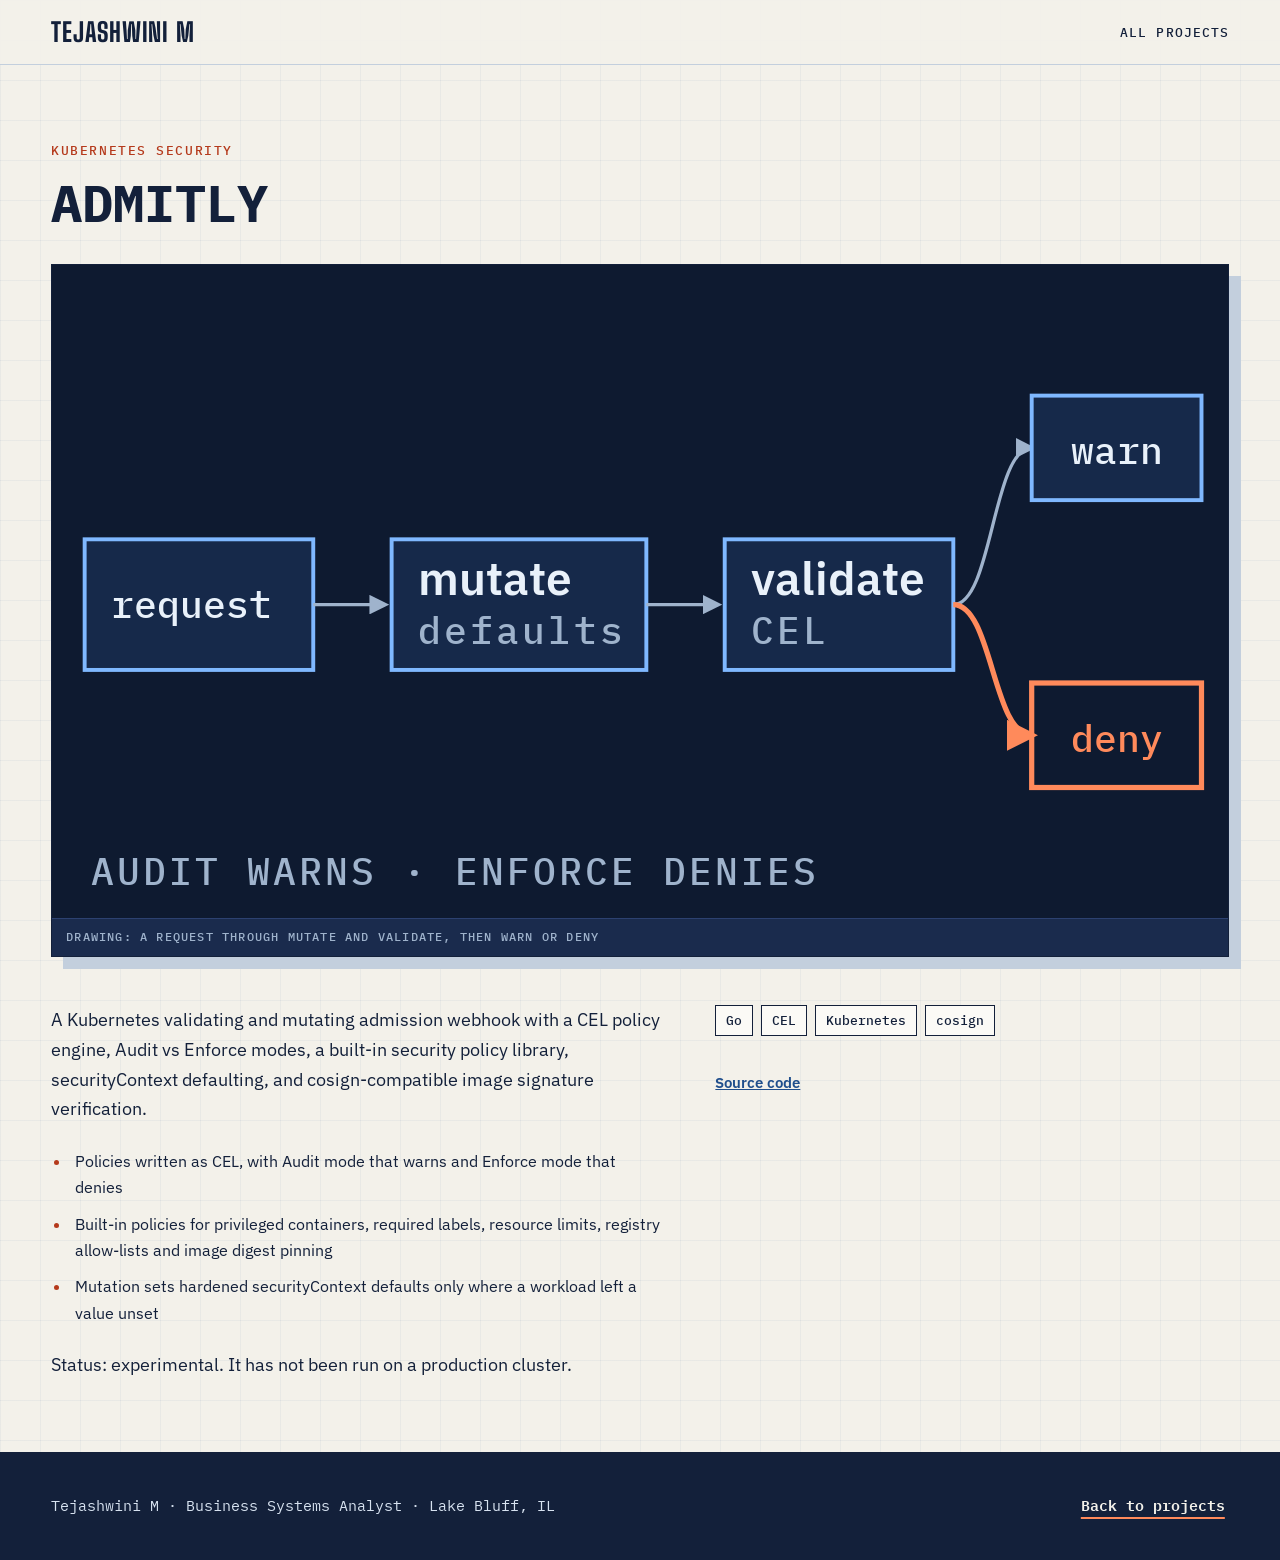
<file: projects/admitly.html>
<!doctype html>
<html lang="en">
<head>
<meta charset="utf-8">
<meta name="viewport" content="width=device-width, initial-scale=1">
<title>admitly | Tejashwini M</title>
<meta name="description" content="admitly: a Kubernetes validating and mutating admission webhook with CEL policies, Audit and Enforce modes and securityContext defaulting.">
<link rel="canonical" href="https://tejashwinimmykala.github.io/projects/admitly.html">
<link rel="icon" href="../favicon.svg" type="image/svg+xml">
<link rel="preconnect" href="https://fonts.googleapis.com">
<link rel="preconnect" href="https://fonts.gstatic.com" crossorigin>
<link href="https://fonts.googleapis.com/css2?family=Big+Shoulders+Display:wght@600;700;800&family=IBM+Plex+Mono:wght@400;500;600&family=IBM+Plex+Sans:wght@400;500;600;700&display=swap" rel="stylesheet">
<link rel="stylesheet" href="../assets/site.css">
</head>
<body>
<a class="skip" href="#main">Skip to content</a>
<svg width="0" height="0" style="position:absolute" aria-hidden="true" focusable="false"><defs>
  <marker id="ar-l" viewBox="0 0 10 10" refX="8" refY="5" markerWidth="6" markerHeight="6" orient="auto-start-reverse"><path d="M0 0L10 5L0 10z" fill="#9FB3CC"/></marker>
  <marker id="ar-h" viewBox="0 0 10 10" refX="8" refY="5" markerWidth="6" markerHeight="6" orient="auto-start-reverse"><path d="M0 0L10 5L0 10z" fill="#FF8A5B"/></marker>
</defs></svg>
<header class="top">
  <div class="wrap bar">
    <a class="brand" href="../">Tejashwini M</a>
    <a class="back" href="../#projects">All projects</a>
  </div>
</header>
<main id="main">
<article class="sheet">
  <div class="wrap">
    <p class="cat">Kubernetes security</p>
    <h1 class="sheet-title">admitly</h1>
    <figure class="fig sheet-fig">
      <svg viewBox="0 0 360 200" role="img" aria-label="An admission request passes a mutate step that sets defaults and a validate step that runs CEL policies. Audit mode warns, Enforce mode denies.">
        <rect x="10" y="84" width="70" height="40" class="bx"/><text x="18" y="108" class="s">request</text>
        <rect x="104" y="84" width="78" height="40" class="bx"/>
        <text x="112" y="101" class="l">mutate</text><text x="112" y="116" class="m">defaults</text>
        <rect x="206" y="84" width="70" height="40" class="bx"/>
        <text x="214" y="101" class="l">validate</text><text x="214" y="116" class="m">CEL</text>
        <line x1="80" y1="104" x2="102" y2="104" class="ln" marker-end="url(#ar-l)"/>
        <line x1="182" y1="104" x2="204" y2="104" class="ln" marker-end="url(#ar-l)"/>
        <path d="M276 104 C288 104 288 56 300 56" class="ln" marker-end="url(#ar-l)"/>
        <path d="M276 104 C288 104 288 144 300 144" class="hot" marker-end="url(#ar-h)"/>
        <rect x="300" y="40" width="52" height="32" class="bx"/><text x="312" y="61" class="s">warn</text>
        <rect x="300" y="128" width="52" height="32" class="hot"/><text x="312" y="149" class="s" style="fill:#FF8A5B">deny</text>
        <text x="12" y="190" class="m">AUDIT WARNS · ENFORCE DENIES</text>
      </svg>
      <figcaption>Drawing: a request through mutate and validate, then warn or deny</figcaption>
    </figure>
    <div class="sheet-cols">
      <div class="sheet-text">
        <p>A Kubernetes validating and mutating admission webhook with a CEL policy engine, Audit vs Enforce modes, a built-in security policy library, securityContext defaulting, and cosign-compatible image signature verification.</p>
        <ul class="hl" aria-label="Highlights">
          <li>Policies written as CEL, with Audit mode that warns and Enforce mode that denies</li>
          <li>Built-in policies for privileged containers, required labels, resource limits, registry allow-lists and image digest pinning</li>
          <li>Mutation sets hardened securityContext defaults only where a workload left a value unset</li>
        </ul>
        <p class="sheet-note">Status: experimental. It has not been run on a production cluster.</p>
      </div>
      <div class="sheet-side">
        <ul class="tags" aria-label="Technologies in admitly">
          <li>Go</li><li>CEL</li><li>Kubernetes</li><li>cosign</li>
        </ul>
        <div class="proj-links">
          <a href="https://github.com/tejashwinimmykala/admitly" aria-label="admitly source code on GitHub">Source code</a>
        </div>
      </div>
    </div>
  </div>
</article>
</main>
<footer class="foot">
  <div class="wrap">
    <span>Tejashwini M · Business Systems Analyst · Lake Bluff, IL</span>
    <a href="../#projects">Back to projects</a>
  </div>
</footer>
</body>
</html>
</file>
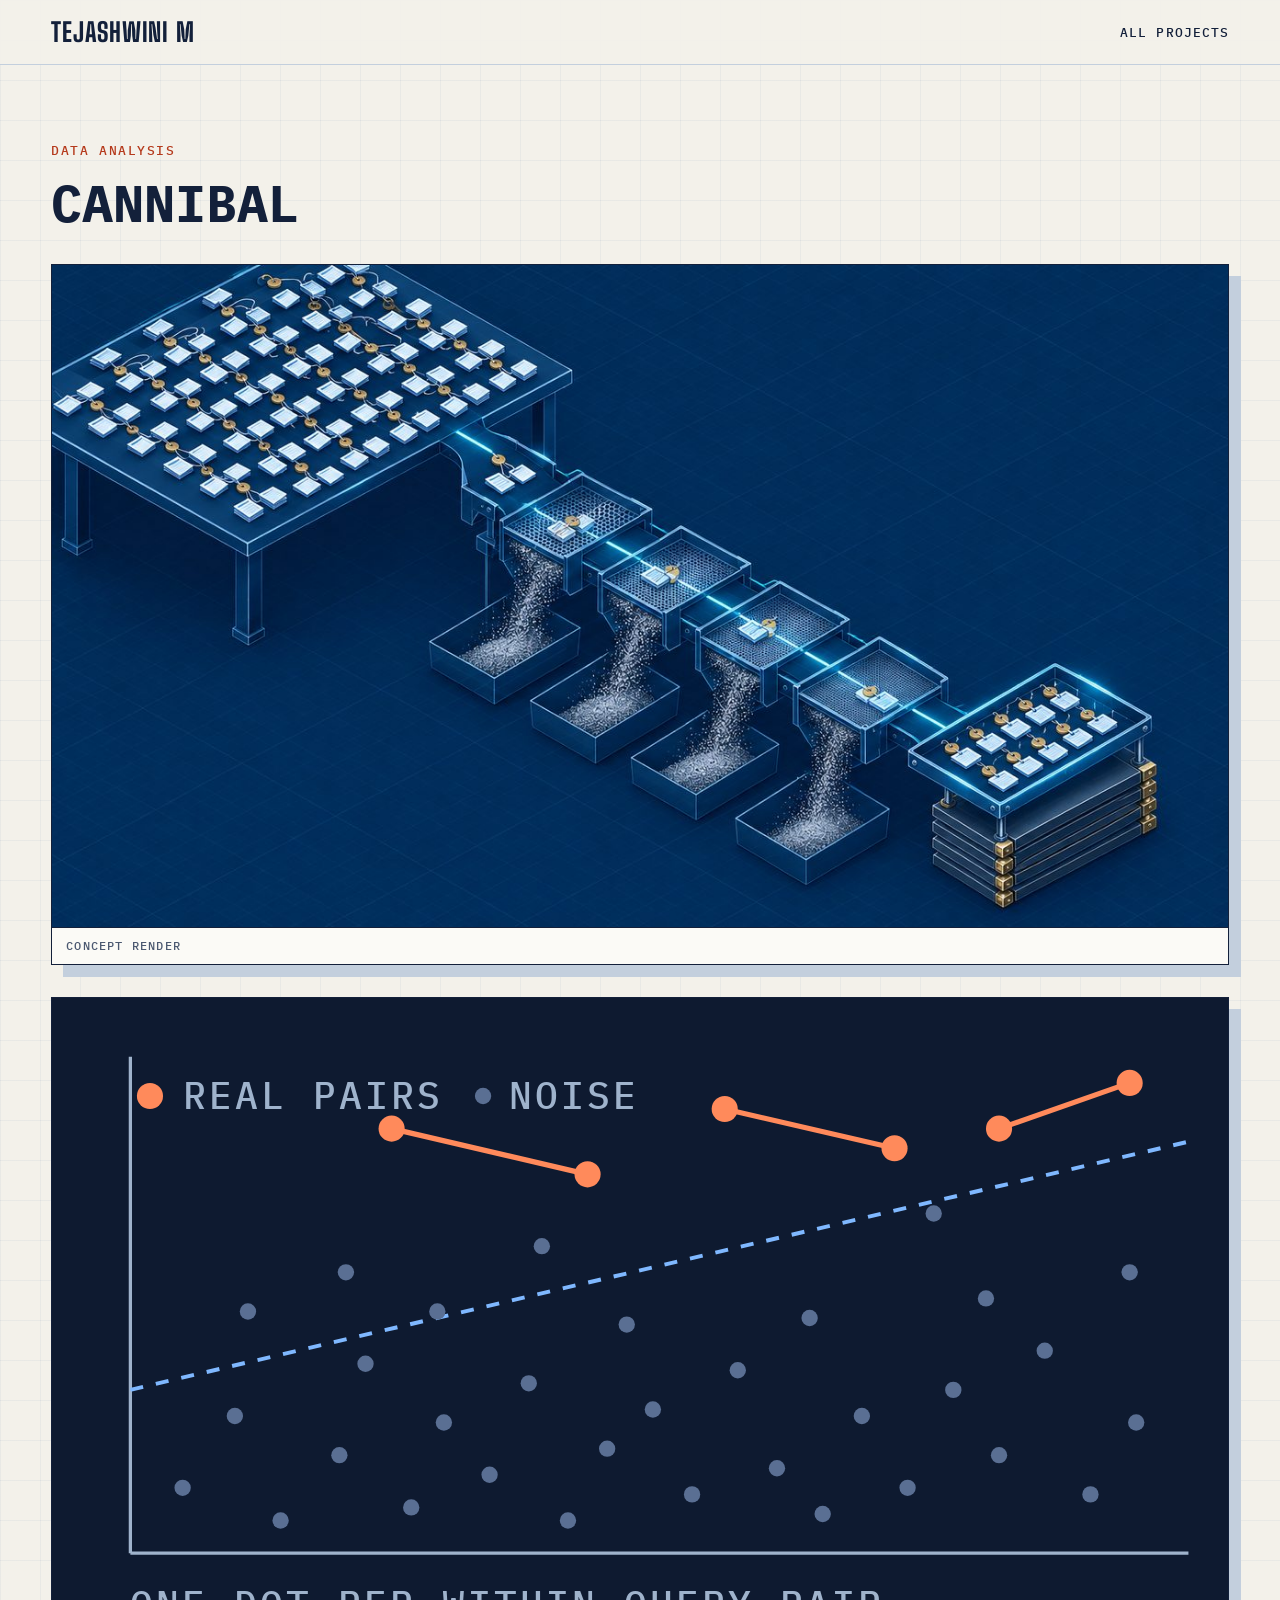
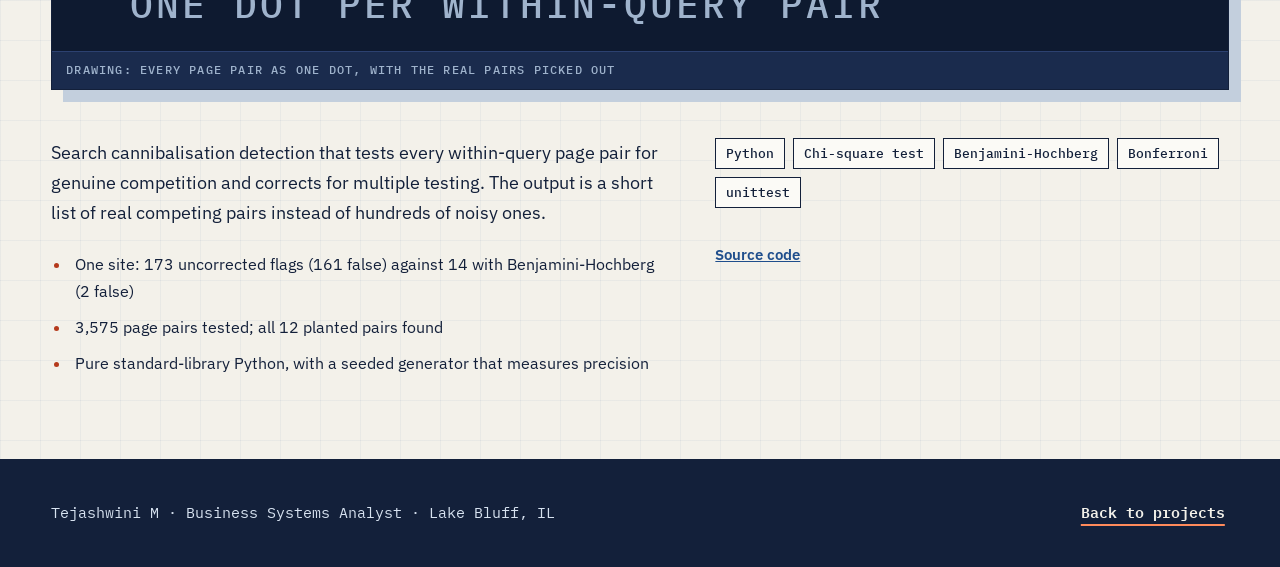
<file: projects/cannibal.html>
<!doctype html>
<html lang="en">
<head>
<meta charset="utf-8">
<meta name="viewport" content="width=device-width, initial-scale=1">
<title>cannibal | Tejashwini M</title>
<meta name="description" content="cannibal: search cannibalisation detection that tests every within-query page pair and corrects for multiple testing.">
<link rel="canonical" href="https://tejashwinimmykala.github.io/projects/cannibal.html">
<link rel="icon" href="../favicon.svg" type="image/svg+xml">
<link rel="preconnect" href="https://fonts.googleapis.com">
<link rel="preconnect" href="https://fonts.gstatic.com" crossorigin>
<link href="https://fonts.googleapis.com/css2?family=Big+Shoulders+Display:wght@600;700;800&family=IBM+Plex+Mono:wght@400;500;600&family=IBM+Plex+Sans:wght@400;500;600;700&display=swap" rel="stylesheet">
<link rel="stylesheet" href="../assets/site.css">
</head>
<body>
<a class="skip" href="#main">Skip to content</a>
<svg width="0" height="0" style="position:absolute" aria-hidden="true" focusable="false"><defs>
  <marker id="ar-l" viewBox="0 0 10 10" refX="8" refY="5" markerWidth="6" markerHeight="6" orient="auto-start-reverse"><path d="M0 0L10 5L0 10z" fill="#9FB3CC"/></marker>
  <marker id="ar-h" viewBox="0 0 10 10" refX="8" refY="5" markerWidth="6" markerHeight="6" orient="auto-start-reverse"><path d="M0 0L10 5L0 10z" fill="#FF8A5B"/></marker>
</defs></svg>
<header class="top">
  <div class="wrap bar">
    <a class="brand" href="../">Tejashwini M</a>
    <a class="back" href="../#projects">All projects</a>
  </div>
</header>
<main id="main">
<article class="sheet">
  <div class="wrap">
    <p class="cat">Data analysis</p>
    <h1 class="sheet-title">cannibal</h1>
    <figure class="sheet-hero">
      <img src="../assets/images/projects/cannibal-hero.jpg" alt="cannibal — Concept render" width="1280" height="720" loading="lazy">
      <figcaption>Concept render</figcaption>
    </figure>
    <figure class="fig sheet-fig">
      <svg viewBox="0 0 360 200" role="img" aria-label="Scatter of page pairs. Most dots are noise; a few connected pairs are flagged as real competition, separated by a corrected threshold.">
        <line x1="24" y1="170" x2="348" y2="170" class="ln"/>
        <line x1="24" y1="18" x2="24" y2="170" class="ln"/>
        <line x1="24" y1="120" x2="348" y2="44" class="sky dash" style="stroke-width:1.2"/>
        <g fill="#5A6F93">
          <circle cx="40" cy="150" r="2.5"/><circle cx="56" cy="128" r="2.5"/><circle cx="70" cy="160" r="2.5"/>
          <circle cx="88" cy="140" r="2.5"/><circle cx="96" cy="112" r="2.5"/><circle cx="110" cy="156" r="2.5"/>
          <circle cx="120" cy="130" r="2.5"/><circle cx="134" cy="146" r="2.5"/><circle cx="146" cy="118" r="2.5"/>
          <circle cx="158" cy="160" r="2.5"/><circle cx="170" cy="138" r="2.5"/><circle cx="184" cy="126" r="2.5"/>
          <circle cx="196" cy="152" r="2.5"/><circle cx="210" cy="114" r="2.5"/><circle cx="222" cy="144" r="2.5"/>
          <circle cx="236" cy="158" r="2.5"/><circle cx="248" cy="128" r="2.5"/><circle cx="262" cy="150" r="2.5"/>
          <circle cx="276" cy="120" r="2.5"/><circle cx="290" cy="140" r="2.5"/><circle cx="304" cy="108" r="2.5"/>
          <circle cx="318" cy="152" r="2.5"/><circle cx="332" cy="130" r="2.5"/><circle cx="60" cy="96" r="2.5"/>
          <circle cx="118" cy="96" r="2.5"/><circle cx="176" cy="100" r="2.5"/><circle cx="232" cy="98" r="2.5"/>
          <circle cx="286" cy="92" r="2.5"/><circle cx="90" cy="84" r="2.5"/><circle cx="150" cy="76" r="2.5"/>
          <circle cx="270" cy="66" r="2.5"/><circle cx="330" cy="84" r="2.5"/>
        </g>
        <line x1="104" y1="40" x2="164" y2="54" class="hot"/>
        <line x1="206" y1="34" x2="258" y2="46" class="hot"/>
        <line x1="290" y1="40" x2="330" y2="26" class="hot"/>
        <g class="hotf"><circle cx="104" cy="40" r="4"/><circle cx="164" cy="54" r="4"/><circle cx="206" cy="34" r="4"/><circle cx="258" cy="46" r="4"/><circle cx="290" cy="40" r="4"/><circle cx="330" cy="26" r="4"/></g>
        <circle cx="30" cy="30" r="4" class="hotf"/><text x="40" y="34" class="m">REAL PAIRS</text>
        <circle cx="132" cy="30" r="2.5" fill="#5A6F93"/><text x="140" y="34" class="m">NOISE</text>
        <text x="24" y="190" class="m">ONE DOT PER WITHIN-QUERY PAIR</text>
      </svg>
      <figcaption>Drawing: every page pair as one dot, with the real pairs picked out</figcaption>
    </figure>
    <div class="sheet-cols">
      <div class="sheet-text">
        <p>Search cannibalisation detection that tests every within-query page pair for genuine competition and corrects for multiple testing. The output is a short list of real competing pairs instead of hundreds of noisy ones.</p>
        <ul class="hl" aria-label="Highlights">
          <li>One site: 173 uncorrected flags (161 false) against 14 with Benjamini-Hochberg (2 false)</li>
          <li>3,575 page pairs tested; all 12 planted pairs found</li>
          <li>Pure standard-library Python, with a seeded generator that measures precision</li>
        </ul>
      </div>
      <div class="sheet-side">
        <ul class="tags" aria-label="Technologies in cannibal">
          <li>Python</li><li>Chi-square test</li><li>Benjamini-Hochberg</li><li>Bonferroni</li><li>unittest</li>
        </ul>
        <div class="proj-links">
          <a href="https://github.com/tejashwinimmykala/cannibal" aria-label="cannibal source code on GitHub">Source code</a>
        </div>
      </div>
    </div>
  </div>
</article>
</main>
<footer class="foot">
  <div class="wrap">
    <span>Tejashwini M · Business Systems Analyst · Lake Bluff, IL</span>
    <a href="../#projects">Back to projects</a>
  </div>
</footer>
</body>
</html>
</file>
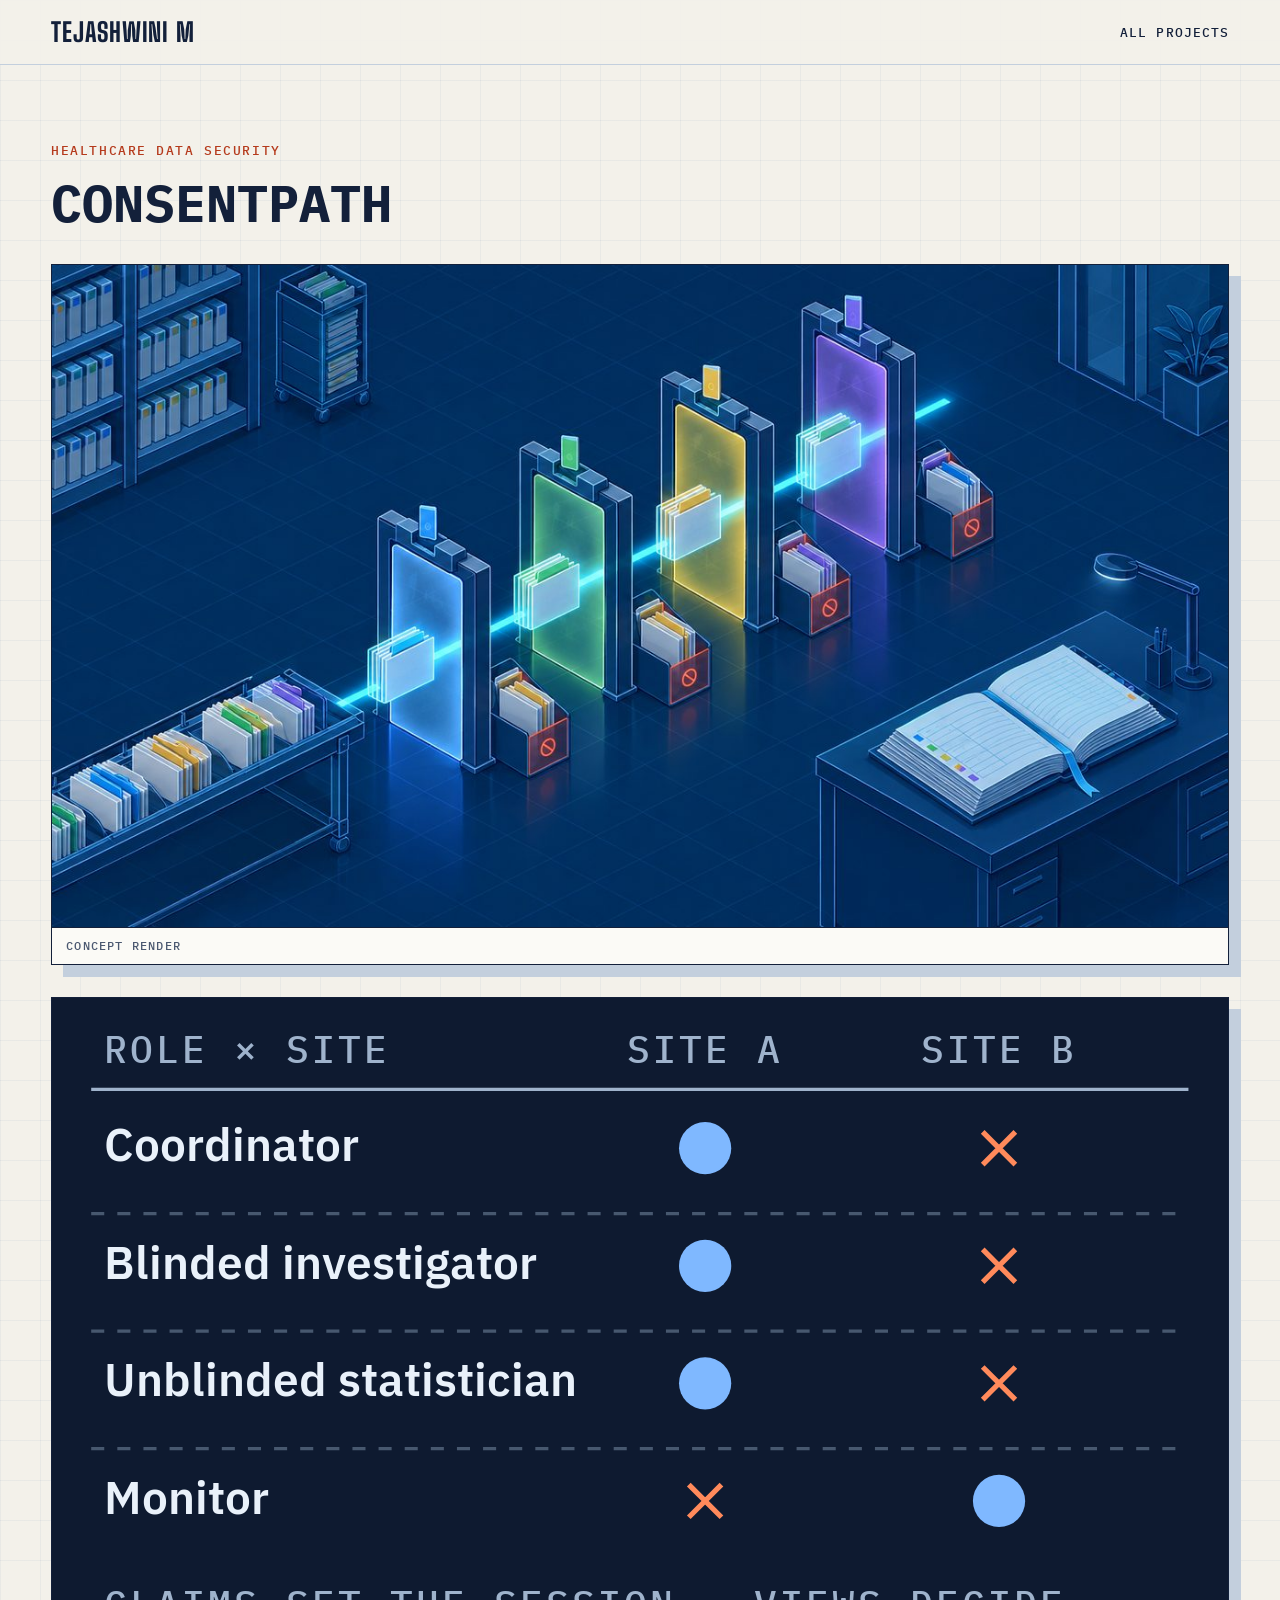
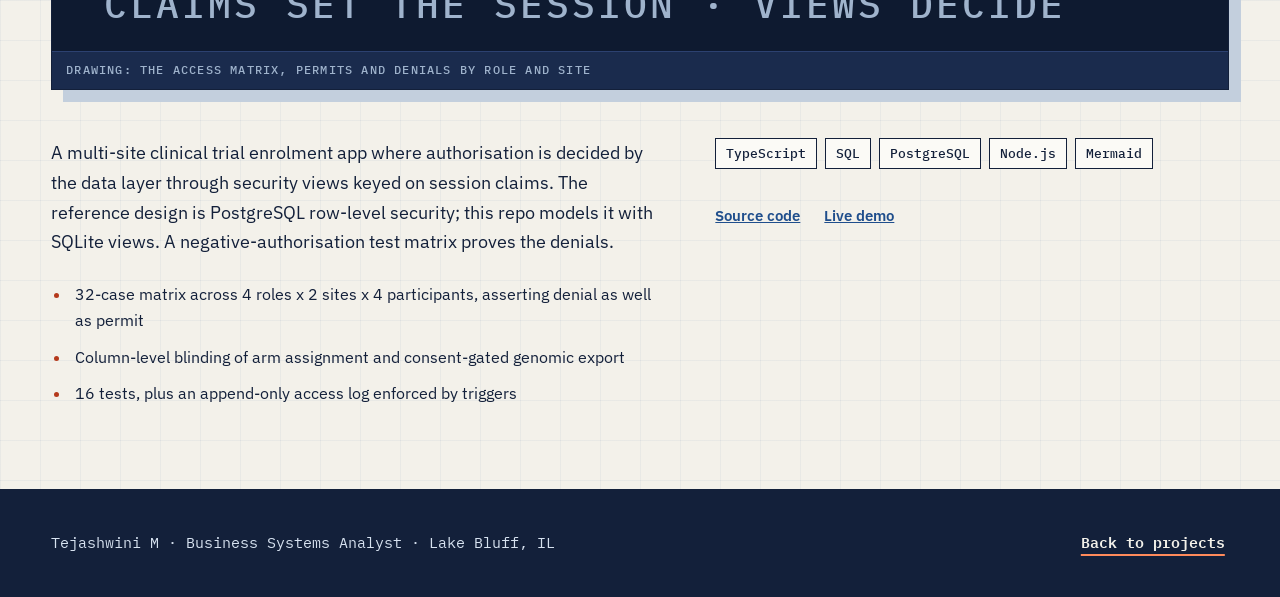
<file: projects/consentpath.html>
<!doctype html>
<html lang="en">
<head>
<meta charset="utf-8">
<meta name="viewport" content="width=device-width, initial-scale=1">
<title>consentpath | Tejashwini M</title>
<meta name="description" content="consentpath: a multi-site clinical trial enrolment app where authorisation is decided by the data layer, proven by a negative-authorisation test matrix.">
<link rel="canonical" href="https://tejashwinimmykala.github.io/projects/consentpath.html">
<link rel="icon" href="../favicon.svg" type="image/svg+xml">
<link rel="preconnect" href="https://fonts.googleapis.com">
<link rel="preconnect" href="https://fonts.gstatic.com" crossorigin>
<link href="https://fonts.googleapis.com/css2?family=Big+Shoulders+Display:wght@600;700;800&family=IBM+Plex+Mono:wght@400;500;600&family=IBM+Plex+Sans:wght@400;500;600;700&display=swap" rel="stylesheet">
<link rel="stylesheet" href="../assets/site.css">
</head>
<body>
<a class="skip" href="#main">Skip to content</a>
<svg width="0" height="0" style="position:absolute" aria-hidden="true" focusable="false"><defs>
  <marker id="ar-l" viewBox="0 0 10 10" refX="8" refY="5" markerWidth="6" markerHeight="6" orient="auto-start-reverse"><path d="M0 0L10 5L0 10z" fill="#9FB3CC"/></marker>
  <marker id="ar-h" viewBox="0 0 10 10" refX="8" refY="5" markerWidth="6" markerHeight="6" orient="auto-start-reverse"><path d="M0 0L10 5L0 10z" fill="#FF8A5B"/></marker>
</defs></svg>
<header class="top">
  <div class="wrap bar">
    <a class="brand" href="../">Tejashwini M</a>
    <a class="back" href="../#projects">All projects</a>
  </div>
</header>
<main id="main">
<article class="sheet">
  <div class="wrap">
    <p class="cat">Healthcare data security</p>
    <h1 class="sheet-title">consentpath</h1>
    <figure class="sheet-hero">
      <img src="../assets/images/projects/consentpath-hero.jpg" alt="consentpath — Concept render" width="1280" height="720" loading="lazy">
      <figcaption>Concept render</figcaption>
    </figure>
    <figure class="fig sheet-fig">
      <svg viewBox="0 0 360 200" role="img" aria-label="Access matrix: coordinator, blinded investigator, unblinded statistician and monitor against Site A and Site B. Permits and denials are decided by the data layer.">
        <text x="16" y="20" class="m">ROLE × SITE</text>
        <text x="200" y="20" class="m" text-anchor="middle">SITE A</text>
        <text x="290" y="20" class="m" text-anchor="middle">SITE B</text>
        <line x1="12" y1="28" x2="348" y2="28" class="ln"/>
        <line x1="12" y1="66" x2="348" y2="66" class="ln dash" opacity=".4"/>
        <line x1="12" y1="102" x2="348" y2="102" class="ln dash" opacity=".4"/>
        <line x1="12" y1="138" x2="348" y2="138" class="ln dash" opacity=".4"/>
        <text x="16" y="50" class="l">Coordinator</text>
        <text x="16" y="86" class="l">Blinded investigator</text>
        <text x="16" y="122" class="l">Unblinded statistician</text>
        <text x="16" y="158" class="l">Monitor</text>
        <circle cx="200" cy="46" r="8" class="okf"/>
        <path d="M285 41l10 10m0-10l-10 10" class="hot"/>
        <circle cx="200" cy="82" r="8" class="okf"/>
        <path d="M285 77l10 10m0-10l-10 10" class="hot"/>
        <circle cx="200" cy="118" r="8" class="okf"/>
        <path d="M285 113l10 10m0-10l-10 10" class="hot"/>
        <path d="M195 149l10 10m0-10l-10 10" class="hot"/>
        <circle cx="290" cy="154" r="8" class="okf"/>
        <text x="16" y="190" class="m">CLAIMS SET THE SESSION · VIEWS DECIDE</text>
      </svg>
      <figcaption>Drawing: the access matrix, permits and denials by role and site</figcaption>
    </figure>
    <div class="sheet-cols">
      <div class="sheet-text">
        <p>A multi-site clinical trial enrolment app where authorisation is decided by the data layer through security views keyed on session claims. The reference design is PostgreSQL row-level security; this repo models it with SQLite views. A negative-authorisation test matrix proves the denials.</p>
        <ul class="hl" aria-label="Highlights">
          <li>32-case matrix across 4 roles x 2 sites x 4 participants, asserting denial as well as permit</li>
          <li>Column-level blinding of arm assignment and consent-gated genomic export</li>
          <li>16 tests, plus an append-only access log enforced by triggers</li>
        </ul>
      </div>
      <div class="sheet-side">
        <ul class="tags" aria-label="Technologies in consentpath">
          <li>TypeScript</li><li>SQL</li><li>PostgreSQL</li><li>Node.js</li><li>Mermaid</li>
        </ul>
        <div class="proj-links">
          <a href="https://github.com/tejashwinimmykala/consentpath" aria-label="consentpath source code on GitHub">Source code</a>
          <a href="https://tejashwinimmykala.github.io/consentpath/" aria-label="consentpath live demo">Live demo</a>
        </div>
      </div>
    </div>
  </div>
</article>
</main>
<footer class="foot">
  <div class="wrap">
    <span>Tejashwini M · Business Systems Analyst · Lake Bluff, IL</span>
    <a href="../#projects">Back to projects</a>
  </div>
</footer>
</body>
</html>
</file>
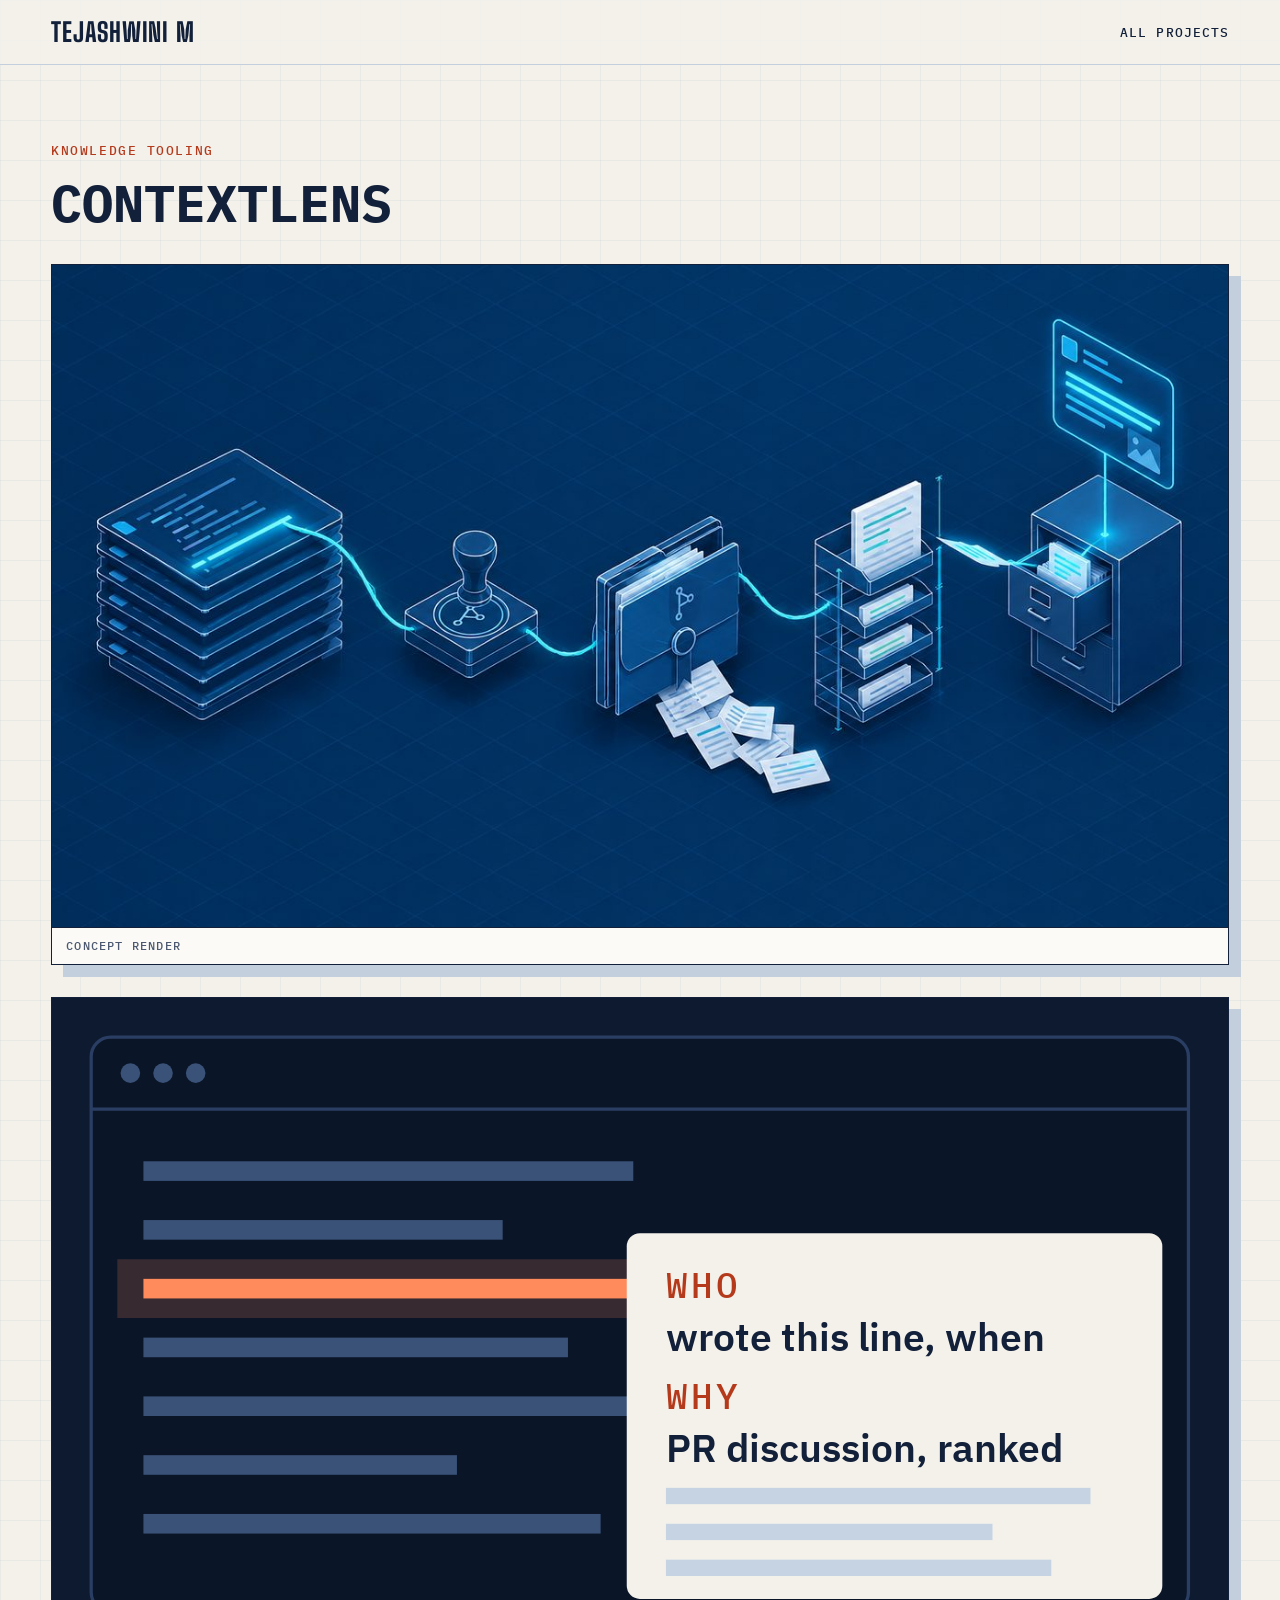
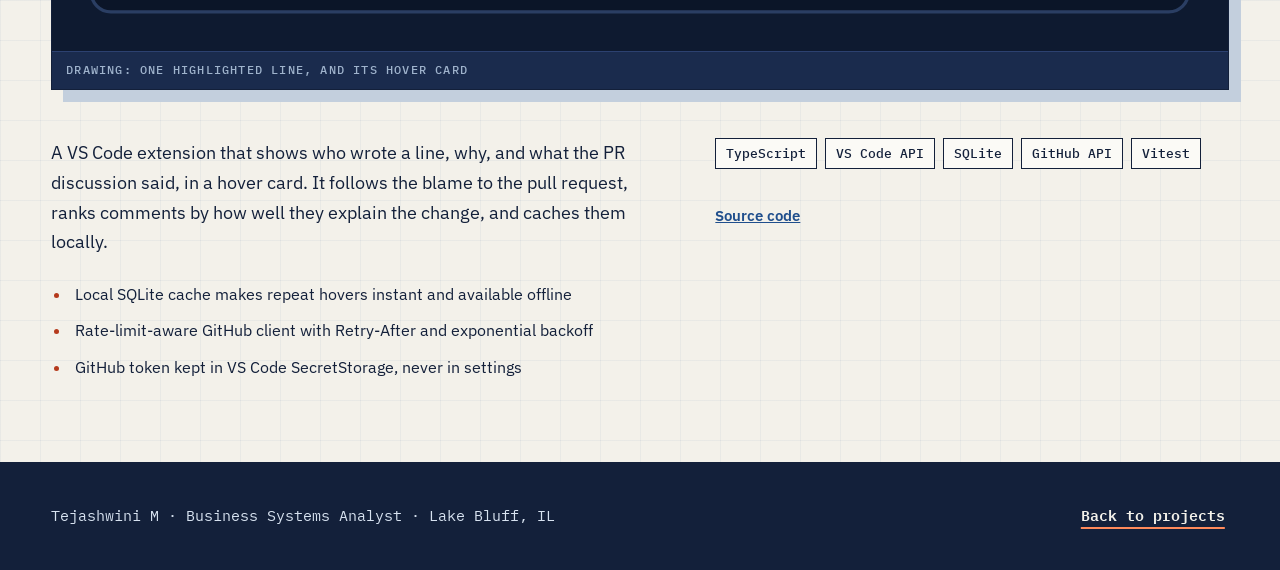
<file: projects/contextlens.html>
<!doctype html>
<html lang="en">
<head>
<meta charset="utf-8">
<meta name="viewport" content="width=device-width, initial-scale=1">
<title>contextlens | Tejashwini M</title>
<meta name="description" content="contextlens: a VS Code extension that shows who wrote a line, why, and what the PR discussion said, in a hover card.">
<link rel="canonical" href="https://tejashwinimmykala.github.io/projects/contextlens.html">
<link rel="icon" href="../favicon.svg" type="image/svg+xml">
<link rel="preconnect" href="https://fonts.googleapis.com">
<link rel="preconnect" href="https://fonts.gstatic.com" crossorigin>
<link href="https://fonts.googleapis.com/css2?family=Big+Shoulders+Display:wght@600;700;800&family=IBM+Plex+Mono:wght@400;500;600&family=IBM+Plex+Sans:wght@400;500;600;700&display=swap" rel="stylesheet">
<link rel="stylesheet" href="../assets/site.css">
</head>
<body>
<a class="skip" href="#main">Skip to content</a>
<header class="top">
  <div class="wrap bar">
    <a class="brand" href="../">Tejashwini M</a>
    <a class="back" href="../#projects">All projects</a>
  </div>
</header>
<main id="main">
<article class="sheet">
  <div class="wrap">
    <p class="cat">Knowledge tooling</p>
    <h1 class="sheet-title">contextlens</h1>
    <figure class="sheet-hero">
      <img src="../assets/images/projects/contextlens-hero.jpg" alt="contextlens — Concept render" width="1280" height="720" loading="lazy">
      <figcaption>Concept render</figcaption>
    </figure>
    <figure class="fig sheet-fig">
      <svg viewBox="0 0 360 200" role="img" aria-label="A code editor with one line highlighted and a hover card showing who wrote the line and the pull request discussion behind it.">
        <rect x="12" y="12" width="336" height="176" rx="6" fill="#0B1528" stroke="#2A3E63"/>
        <circle cx="24" cy="23" r="3" fill="#3A5278"/><circle cx="34" cy="23" r="3" fill="#3A5278"/><circle cx="44" cy="23" r="3" fill="#3A5278"/>
        <line x1="12" y1="34" x2="348" y2="34" stroke="#2A3E63"/>
        <rect x="20" y="80" width="200" height="18" class="hotbg"/>
        <rect x="28" y="50" width="150" height="6" class="bar"/>
        <rect x="28" y="68" width="110" height="6" class="bar"/>
        <rect x="28" y="86" width="190" height="6" fill="#FF8A5B"/>
        <rect x="28" y="104" width="130" height="6" class="bar"/>
        <rect x="28" y="122" width="170" height="6" class="bar"/>
        <rect x="28" y="140" width="96" height="6" class="bar"/>
        <rect x="28" y="158" width="140" height="6" class="bar"/>
        <rect x="176" y="72" width="164" height="112" rx="4" class="paper"/>
        <text x="188" y="92" class="redt">WHO</text>
        <text x="188" y="108" class="inkt" style="font-size:12px">wrote this line, when</text>
        <text x="188" y="126" class="redt">WHY</text>
        <text x="188" y="142" class="inkt" style="font-size:12px">PR discussion, ranked</text>
        <rect x="188" y="150" width="130" height="5" fill="#C5D3E3"/>
        <rect x="188" y="161" width="100" height="5" fill="#C5D3E3"/>
        <rect x="188" y="172" width="118" height="5" fill="#C5D3E3"/>
      </svg>
      <figcaption>Drawing: one highlighted line, and its hover card</figcaption>
    </figure>
    <div class="sheet-cols">
      <div class="sheet-text">
        <p>A VS Code extension that shows who wrote a line, why, and what the PR discussion said, in a hover card. It follows the blame to the pull request, ranks comments by how well they explain the change, and caches them locally.</p>
        <ul class="hl" aria-label="Highlights">
          <li>Local SQLite cache makes repeat hovers instant and available offline</li>
          <li>Rate-limit-aware GitHub client with Retry-After and exponential backoff</li>
          <li>GitHub token kept in VS Code SecretStorage, never in settings</li>
        </ul>
      </div>
      <div class="sheet-side">
        <ul class="tags" aria-label="Technologies in contextlens">
          <li>TypeScript</li><li>VS Code API</li><li>SQLite</li><li>GitHub API</li><li>Vitest</li>
        </ul>
        <div class="proj-links">
          <a href="https://github.com/tejashwinimmykala/contextlens" aria-label="contextlens source code on GitHub">Source code</a>
        </div>
      </div>
    </div>
  </div>
</article>
</main>
<footer class="foot">
  <div class="wrap">
    <span>Tejashwini M · Business Systems Analyst · Lake Bluff, IL</span>
    <a href="../#projects">Back to projects</a>
  </div>
</footer>
</body>
</html>
</file>
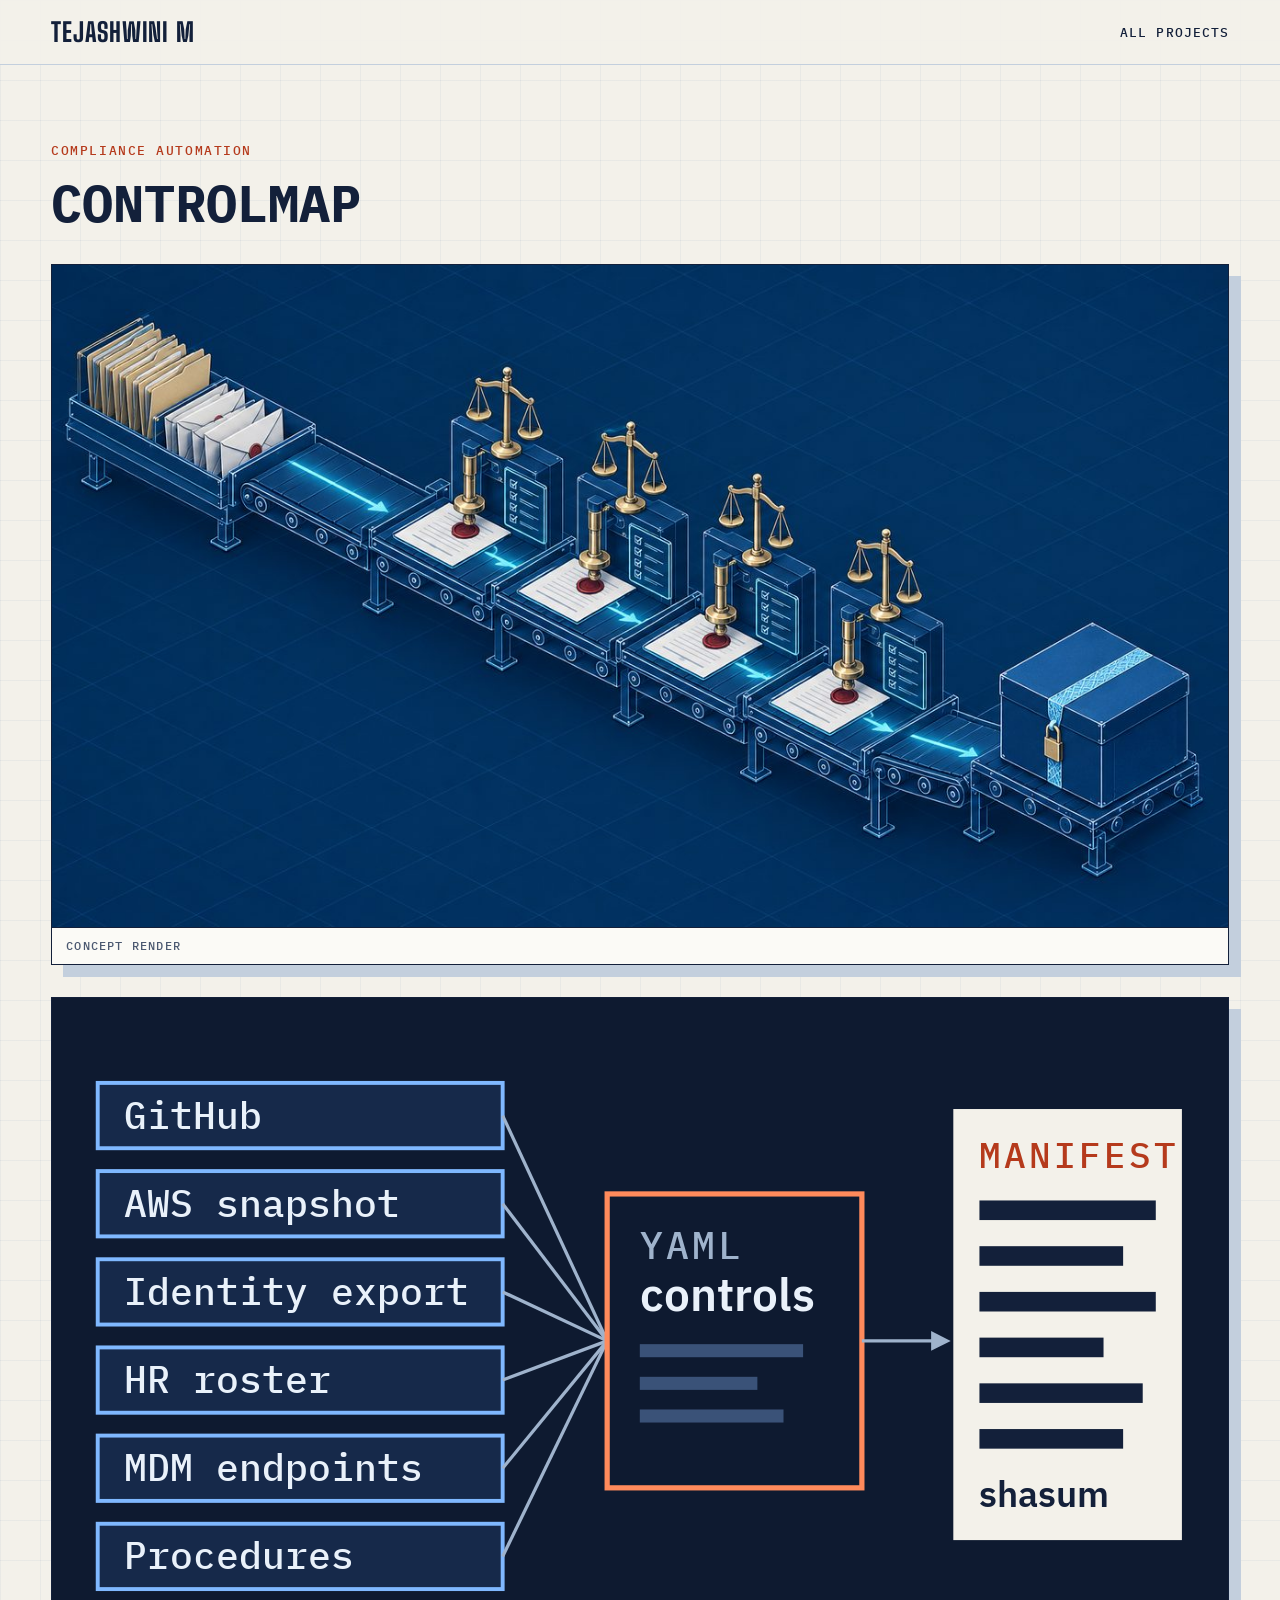
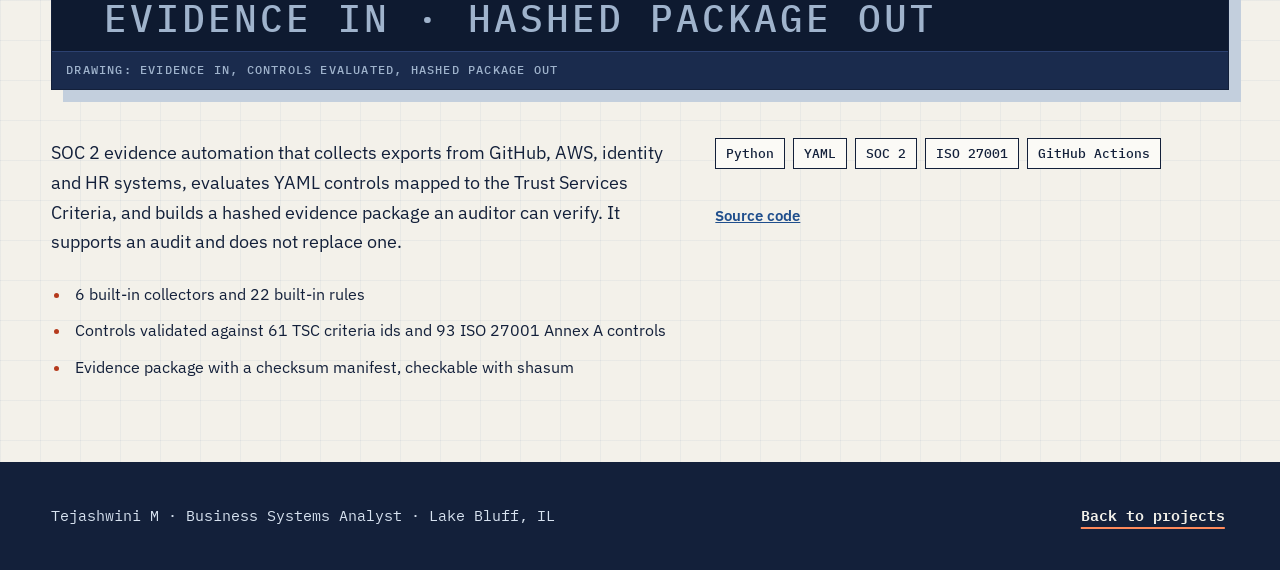
<file: projects/controlmap.html>
<!doctype html>
<html lang="en">
<head>
<meta charset="utf-8">
<meta name="viewport" content="width=device-width, initial-scale=1">
<title>controlmap | Tejashwini M</title>
<meta name="description" content="controlmap: SOC 2 evidence automation that evaluates YAML controls and builds a hashed evidence package an auditor can verify.">
<link rel="canonical" href="https://tejashwinimmykala.github.io/projects/controlmap.html">
<link rel="icon" href="../favicon.svg" type="image/svg+xml">
<link rel="preconnect" href="https://fonts.googleapis.com">
<link rel="preconnect" href="https://fonts.gstatic.com" crossorigin>
<link href="https://fonts.googleapis.com/css2?family=Big+Shoulders+Display:wght@600;700;800&family=IBM+Plex+Mono:wght@400;500;600&family=IBM+Plex+Sans:wght@400;500;600;700&display=swap" rel="stylesheet">
<link rel="stylesheet" href="../assets/site.css">
</head>
<body>
<a class="skip" href="#main">Skip to content</a>
<svg width="0" height="0" style="position:absolute" aria-hidden="true" focusable="false"><defs>
  <marker id="ar-l" viewBox="0 0 10 10" refX="8" refY="5" markerWidth="6" markerHeight="6" orient="auto-start-reverse"><path d="M0 0L10 5L0 10z" fill="#9FB3CC"/></marker>
  <marker id="ar-h" viewBox="0 0 10 10" refX="8" refY="5" markerWidth="6" markerHeight="6" orient="auto-start-reverse"><path d="M0 0L10 5L0 10z" fill="#FF8A5B"/></marker>
</defs></svg>
<header class="top">
  <div class="wrap bar">
    <a class="brand" href="../">Tejashwini M</a>
    <a class="back" href="../#projects">All projects</a>
  </div>
</header>
<main id="main">
<article class="sheet">
  <div class="wrap">
    <p class="cat">Compliance automation</p>
    <h1 class="sheet-title">controlmap</h1>
    <figure class="sheet-hero">
      <img src="../assets/images/projects/controlmap-hero.jpg" alt="controlmap — Concept render" width="1280" height="720" loading="lazy">
      <figcaption>Concept render</figcaption>
    </figure>
    <figure class="fig sheet-fig">
      <svg viewBox="0 0 360 200" role="img" aria-label="Evidence from GitHub, AWS, identity, HR, endpoints and procedures is checked against YAML controls and packaged with a checksum manifest.">
        <rect x="14" y="26" width="124" height="20" class="bx"/><text x="22" y="40" class="s">GitHub</text>
        <rect x="14" y="53" width="124" height="20" class="bx"/><text x="22" y="67" class="s">AWS snapshot</text>
        <rect x="14" y="80" width="124" height="20" class="bx"/><text x="22" y="94" class="s">Identity export</text>
        <rect x="14" y="107" width="124" height="20" class="bx"/><text x="22" y="121" class="s">HR roster</text>
        <rect x="14" y="134" width="124" height="20" class="bx"/><text x="22" y="148" class="s">MDM endpoints</text>
        <rect x="14" y="161" width="124" height="20" class="bx"/><text x="22" y="175" class="s">Procedures</text>
        <g class="ln">
          <line x1="138" y1="36" x2="170" y2="105"/><line x1="138" y1="63" x2="170" y2="105"/>
          <line x1="138" y1="90" x2="170" y2="105"/><line x1="138" y1="117" x2="170" y2="105"/>
          <line x1="138" y1="144" x2="170" y2="105"/><line x1="138" y1="171" x2="170" y2="105"/>
        </g>
        <rect x="170" y="60" width="78" height="90" class="hot"/>
        <text x="180" y="80" class="m">YAML</text>
        <text x="180" y="96" class="l">controls</text>
        <rect x="180" y="106" width="50" height="4" class="bar"/>
        <rect x="180" y="116" width="36" height="4" class="bar"/>
        <rect x="180" y="126" width="44" height="4" class="bar"/>
        <line x1="248" y1="105" x2="274" y2="105" class="ln" marker-end="url(#ar-l)"/>
        <rect x="276" y="34" width="70" height="132" class="paper"/>
        <text x="284" y="52" class="redt">MANIFEST</text>
        <rect x="284" y="62" width="54" height="6" fill="#13203A"/>
        <rect x="284" y="76" width="44" height="6" fill="#13203A"/>
        <rect x="284" y="90" width="54" height="6" fill="#13203A"/>
        <rect x="284" y="104" width="38" height="6" fill="#13203A"/>
        <rect x="284" y="118" width="50" height="6" fill="#13203A"/>
        <rect x="284" y="132" width="44" height="6" fill="#13203A"/>
        <text x="284" y="156" class="inkt" style="font-size:11px">shasum</text>
        <text x="16" y="194" class="m">EVIDENCE IN · HASHED PACKAGE OUT</text>
      </svg>
      <figcaption>Drawing: evidence in, controls evaluated, hashed package out</figcaption>
    </figure>
    <div class="sheet-cols">
      <div class="sheet-text">
        <p>SOC 2 evidence automation that collects exports from GitHub, AWS, identity and HR systems, evaluates YAML controls mapped to the Trust Services Criteria, and builds a hashed evidence package an auditor can verify. It supports an audit and does not replace one.</p>
        <ul class="hl" aria-label="Highlights">
          <li>6 built-in collectors and 22 built-in rules</li>
          <li>Controls validated against 61 TSC criteria ids and 93 ISO 27001 Annex A controls</li>
          <li>Evidence package with a checksum manifest, checkable with shasum</li>
        </ul>
      </div>
      <div class="sheet-side">
        <ul class="tags" aria-label="Technologies in controlmap">
          <li>Python</li><li>YAML</li><li>SOC 2</li><li>ISO 27001</li><li>GitHub Actions</li>
        </ul>
        <div class="proj-links">
          <a href="https://github.com/tejashwinimmykala/controlmap" aria-label="controlmap source code on GitHub">Source code</a>
        </div>
      </div>
    </div>
  </div>
</article>
</main>
<footer class="foot">
  <div class="wrap">
    <span>Tejashwini M · Business Systems Analyst · Lake Bluff, IL</span>
    <a href="../#projects">Back to projects</a>
  </div>
</footer>
</body>
</html>
</file>
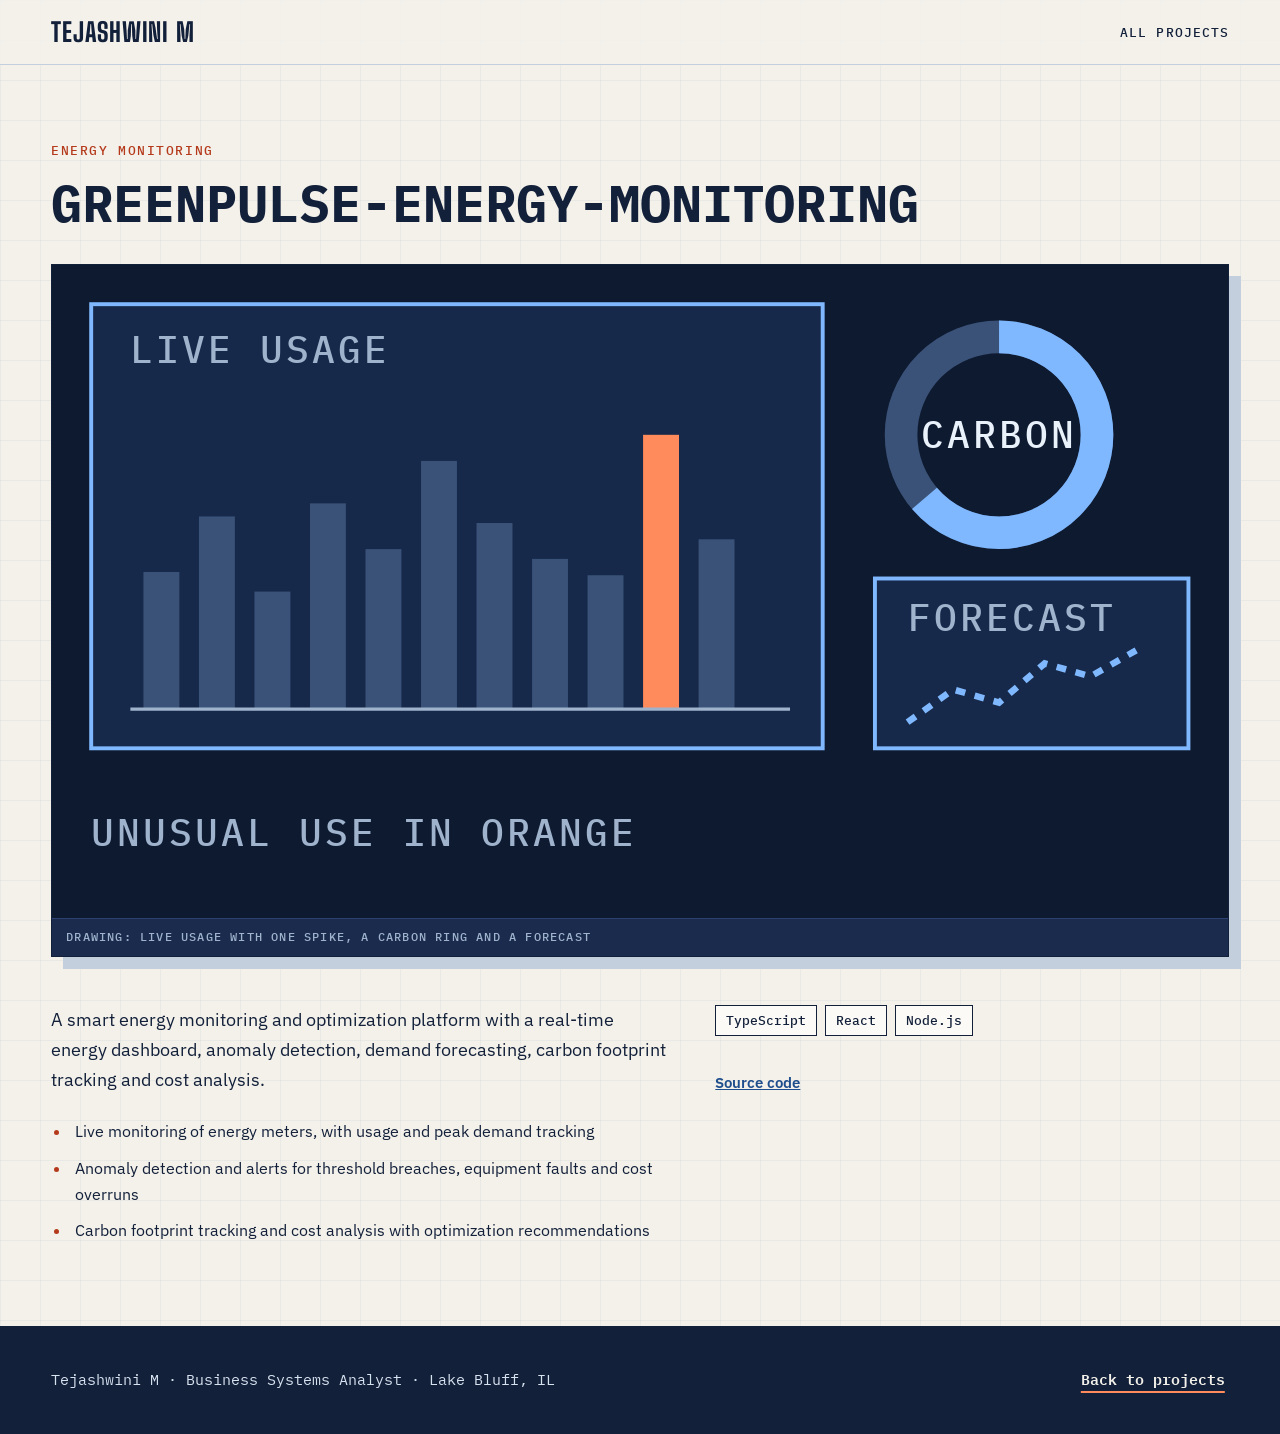
<file: projects/greenpulse-energy-monitoring.html>
<!doctype html>
<html lang="en">
<head>
<meta charset="utf-8">
<meta name="viewport" content="width=device-width, initial-scale=1">
<title>greenpulse-energy-monitoring | Tejashwini M</title>
<meta name="description" content="greenpulse-energy-monitoring: a smart energy monitoring and optimization platform with a real-time dashboard, anomaly detection and forecasting.">
<link rel="canonical" href="https://tejashwinimmykala.github.io/projects/greenpulse-energy-monitoring.html">
<link rel="icon" href="../favicon.svg" type="image/svg+xml">
<link rel="preconnect" href="https://fonts.googleapis.com">
<link rel="preconnect" href="https://fonts.gstatic.com" crossorigin>
<link href="https://fonts.googleapis.com/css2?family=Big+Shoulders+Display:wght@600;700;800&family=IBM+Plex+Mono:wght@400;500;600&family=IBM+Plex+Sans:wght@400;500;600;700&display=swap" rel="stylesheet">
<link rel="stylesheet" href="../assets/site.css">
</head>
<body>
<a class="skip" href="#main">Skip to content</a>
<header class="top">
  <div class="wrap bar">
    <a class="brand" href="../">Tejashwini M</a>
    <a class="back" href="../#projects">All projects</a>
  </div>
</header>
<main id="main">
<article class="sheet">
  <div class="wrap">
    <p class="cat">Energy monitoring</p>
    <h1 class="sheet-title">greenpulse-energy-monitoring</h1>
    <figure class="fig sheet-fig">
      <svg viewBox="0 0 360 200" role="img" aria-label="An energy dashboard: a bar chart of live usage with one highlighted spike, a carbon ring, and a forecast sparkline.">
        <rect x="12" y="12" width="224" height="136" class="bx"/>
        <text x="24" y="30" class="m">LIVE USAGE</text>
        <g class="bar">
          <rect x="28" y="94" width="11" height="42"/><rect x="45" y="77" width="11" height="59"/>
          <rect x="62" y="100" width="11" height="36"/><rect x="79" y="73" width="11" height="63"/>
          <rect x="96" y="87" width="11" height="49"/><rect x="113" y="60" width="11" height="76"/>
          <rect x="130" y="79" width="11" height="57"/><rect x="147" y="90" width="11" height="46"/>
          <rect x="164" y="95" width="11" height="41"/>
          <rect x="181" y="52" width="11" height="84" class="hotf"/>
          <rect x="198" y="84" width="11" height="52"/>
        </g>
        <line x1="24" y1="136" x2="226" y2="136" class="ln"/>
        <circle cx="290" cy="52" r="30" fill="none" stroke="#3A5278" stroke-width="10"/>
        <circle cx="290" cy="52" r="30" fill="none" stroke="#7FB8FF" stroke-width="10" stroke-dasharray="120 200" transform="rotate(-90 290 52)"/>
        <text x="290" y="56" class="m" text-anchor="middle" style="fill:#E9F1FA">CARBON</text>
        <rect x="252" y="96" width="96" height="52" class="bx"/>
        <text x="262" y="112" class="m">FORECAST</text>
        <polyline points="262,140 276,130 290,134 304,122 318,126 332,118" class="sky" stroke-dasharray="3 3"/>
        <text x="12" y="178" class="m">UNUSUAL USE IN ORANGE</text>
      </svg>
      <figcaption>Drawing: live usage with one spike, a carbon ring and a forecast</figcaption>
    </figure>
    <div class="sheet-cols">
      <div class="sheet-text">
        <p>A smart energy monitoring and optimization platform with a real-time energy dashboard, anomaly detection, demand forecasting, carbon footprint tracking and cost analysis.</p>
        <ul class="hl" aria-label="Highlights">
          <li>Live monitoring of energy meters, with usage and peak demand tracking</li>
          <li>Anomaly detection and alerts for threshold breaches, equipment faults and cost overruns</li>
          <li>Carbon footprint tracking and cost analysis with optimization recommendations</li>
        </ul>
      </div>
      <div class="sheet-side">
        <ul class="tags" aria-label="Technologies in greenpulse-energy-monitoring">
          <li>TypeScript</li><li>React</li><li>Node.js</li>
        </ul>
        <div class="proj-links">
          <a href="https://github.com/tejashwinimmykala/greenpulse-energy-monitoring" aria-label="greenpulse-energy-monitoring source code on GitHub">Source code</a>
        </div>
      </div>
    </div>
  </div>
</article>
</main>
<footer class="foot">
  <div class="wrap">
    <span>Tejashwini M · Business Systems Analyst · Lake Bluff, IL</span>
    <a href="../#projects">Back to projects</a>
  </div>
</footer>
</body>
</html>
</file>
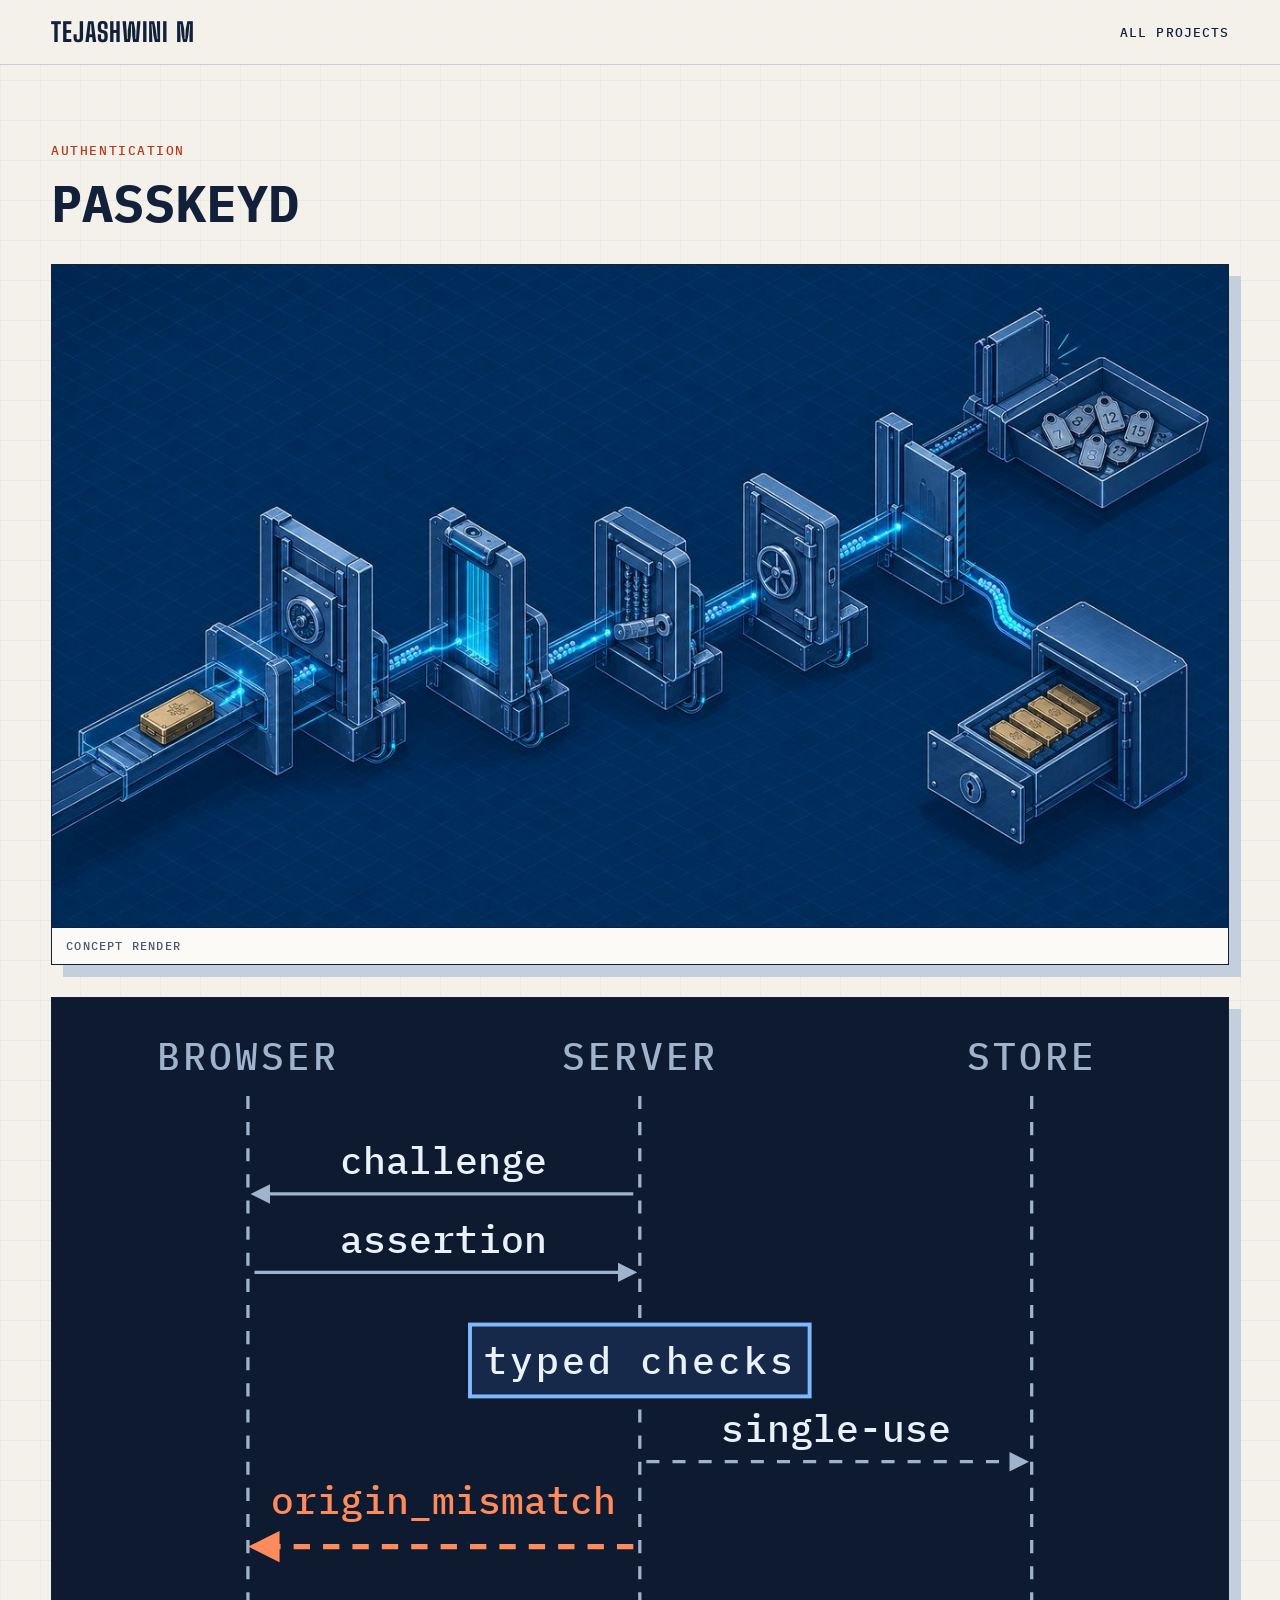
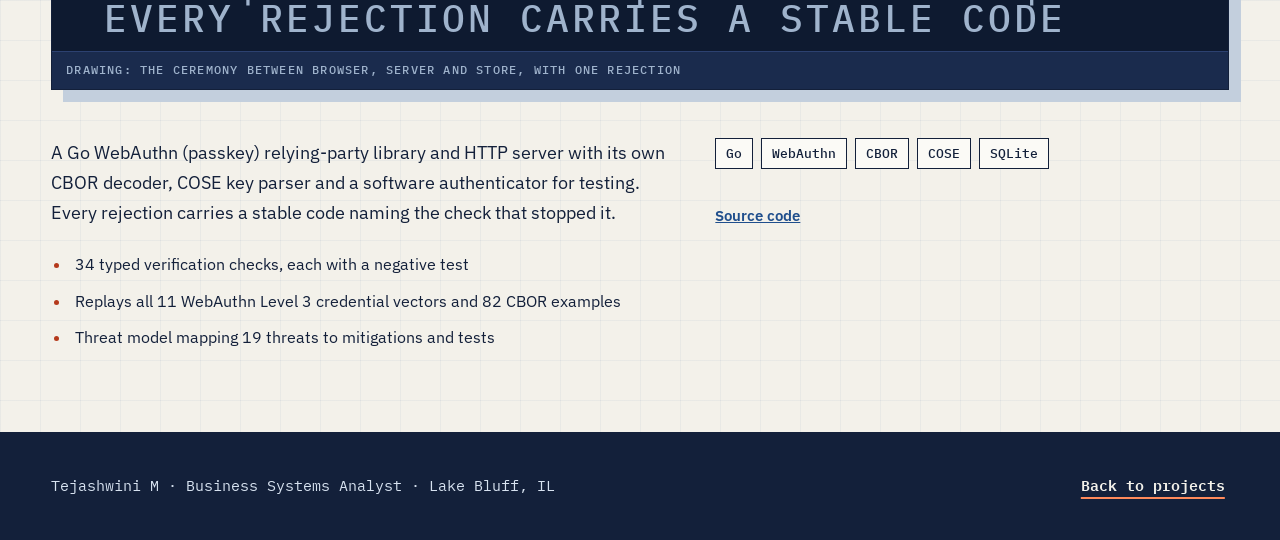
<file: projects/passkeyd.html>
<!doctype html>
<html lang="en">
<head>
<meta charset="utf-8">
<meta name="viewport" content="width=device-width, initial-scale=1">
<title>passkeyd | Tejashwini M</title>
<meta name="description" content="passkeyd: a Go WebAuthn (passkey) relying-party library and HTTP server with its own CBOR decoder, COSE key parser and a software authenticator for testing.">
<link rel="canonical" href="https://tejashwinimmykala.github.io/projects/passkeyd.html">
<link rel="icon" href="../favicon.svg" type="image/svg+xml">
<link rel="preconnect" href="https://fonts.googleapis.com">
<link rel="preconnect" href="https://fonts.gstatic.com" crossorigin>
<link href="https://fonts.googleapis.com/css2?family=Big+Shoulders+Display:wght@600;700;800&family=IBM+Plex+Mono:wght@400;500;600&family=IBM+Plex+Sans:wght@400;500;600;700&display=swap" rel="stylesheet">
<link rel="stylesheet" href="../assets/site.css">
</head>
<body>
<a class="skip" href="#main">Skip to content</a>
<svg width="0" height="0" style="position:absolute" aria-hidden="true" focusable="false"><defs>
  <marker id="ar-l" viewBox="0 0 10 10" refX="8" refY="5" markerWidth="6" markerHeight="6" orient="auto-start-reverse"><path d="M0 0L10 5L0 10z" fill="#9FB3CC"/></marker>
  <marker id="ar-h" viewBox="0 0 10 10" refX="8" refY="5" markerWidth="6" markerHeight="6" orient="auto-start-reverse"><path d="M0 0L10 5L0 10z" fill="#FF8A5B"/></marker>
</defs></svg>
<header class="top">
  <div class="wrap bar">
    <a class="brand" href="../">Tejashwini M</a>
    <a class="back" href="../#projects">All projects</a>
  </div>
</header>
<main id="main">
<article class="sheet">
  <div class="wrap">
    <p class="cat">Authentication</p>
    <h1 class="sheet-title">passkeyd</h1>
    <figure class="sheet-hero">
      <img src="../assets/images/projects/passkeyd-hero.jpg" alt="passkeyd — Concept render" width="1280" height="720" loading="lazy">
      <figcaption>Concept render</figcaption>
    </figure>
    <figure class="fig sheet-fig">
      <svg viewBox="0 0 360 200" role="img" aria-label="Passkey sequence: the server sends a challenge, the browser returns an assertion, the server runs its typed checks, stores a single-use challenge, and rejects a mismatched origin.">
        <text x="60" y="22" class="m" text-anchor="middle">BROWSER</text>
        <text x="180" y="22" class="m" text-anchor="middle">SERVER</text>
        <text x="300" y="22" class="m" text-anchor="middle">STORE</text>
        <line x1="60" y1="30" x2="60" y2="190" class="ln dash"/>
        <line x1="180" y1="30" x2="180" y2="190" class="ln dash"/>
        <line x1="300" y1="30" x2="300" y2="190" class="ln dash"/>
        <line x1="178" y1="60" x2="62" y2="60" class="ln" marker-end="url(#ar-l)"/>
        <text x="120" y="54" class="s" text-anchor="middle">challenge</text>
        <line x1="62" y1="84" x2="178" y2="84" class="ln" marker-end="url(#ar-l)"/>
        <text x="120" y="78" class="s" text-anchor="middle">assertion</text>
        <rect x="128" y="100" width="104" height="22" class="bx"/>
        <text x="180" y="115" class="m" text-anchor="middle" style="fill:#E9F1FA">typed checks</text>
        <line x1="182" y1="142" x2="298" y2="142" class="ln dash" marker-end="url(#ar-l)"/>
        <text x="240" y="136" class="s" text-anchor="middle">single-use</text>
        <line x1="178" y1="168" x2="62" y2="168" class="hot" stroke-dasharray="5 4" marker-end="url(#ar-h)"/>
        <text x="120" y="158" class="s" text-anchor="middle" style="fill:#FF8A5B">origin_mismatch</text>
        <text x="16" y="194" class="m">EVERY REJECTION CARRIES A STABLE CODE</text>
      </svg>
      <figcaption>Drawing: the ceremony between browser, server and store, with one rejection</figcaption>
    </figure>
    <div class="sheet-cols">
      <div class="sheet-text">
        <p>A Go WebAuthn (passkey) relying-party library and HTTP server with its own CBOR decoder, COSE key parser and a software authenticator for testing. Every rejection carries a stable code naming the check that stopped it.</p>
        <ul class="hl" aria-label="Highlights">
          <li>34 typed verification checks, each with a negative test</li>
          <li>Replays all 11 WebAuthn Level 3 credential vectors and 82 CBOR examples</li>
          <li>Threat model mapping 19 threats to mitigations and tests</li>
        </ul>
      </div>
      <div class="sheet-side">
        <ul class="tags" aria-label="Technologies in passkeyd">
          <li>Go</li><li>WebAuthn</li><li>CBOR</li><li>COSE</li><li>SQLite</li>
        </ul>
        <div class="proj-links">
          <a href="https://github.com/tejashwinimmykala/passkeyd" aria-label="passkeyd source code on GitHub">Source code</a>
        </div>
      </div>
    </div>
  </div>
</article>
</main>
<footer class="foot">
  <div class="wrap">
    <span>Tejashwini M · Business Systems Analyst · Lake Bluff, IL</span>
    <a href="../#projects">Back to projects</a>
  </div>
</footer>
</body>
</html>
</file>
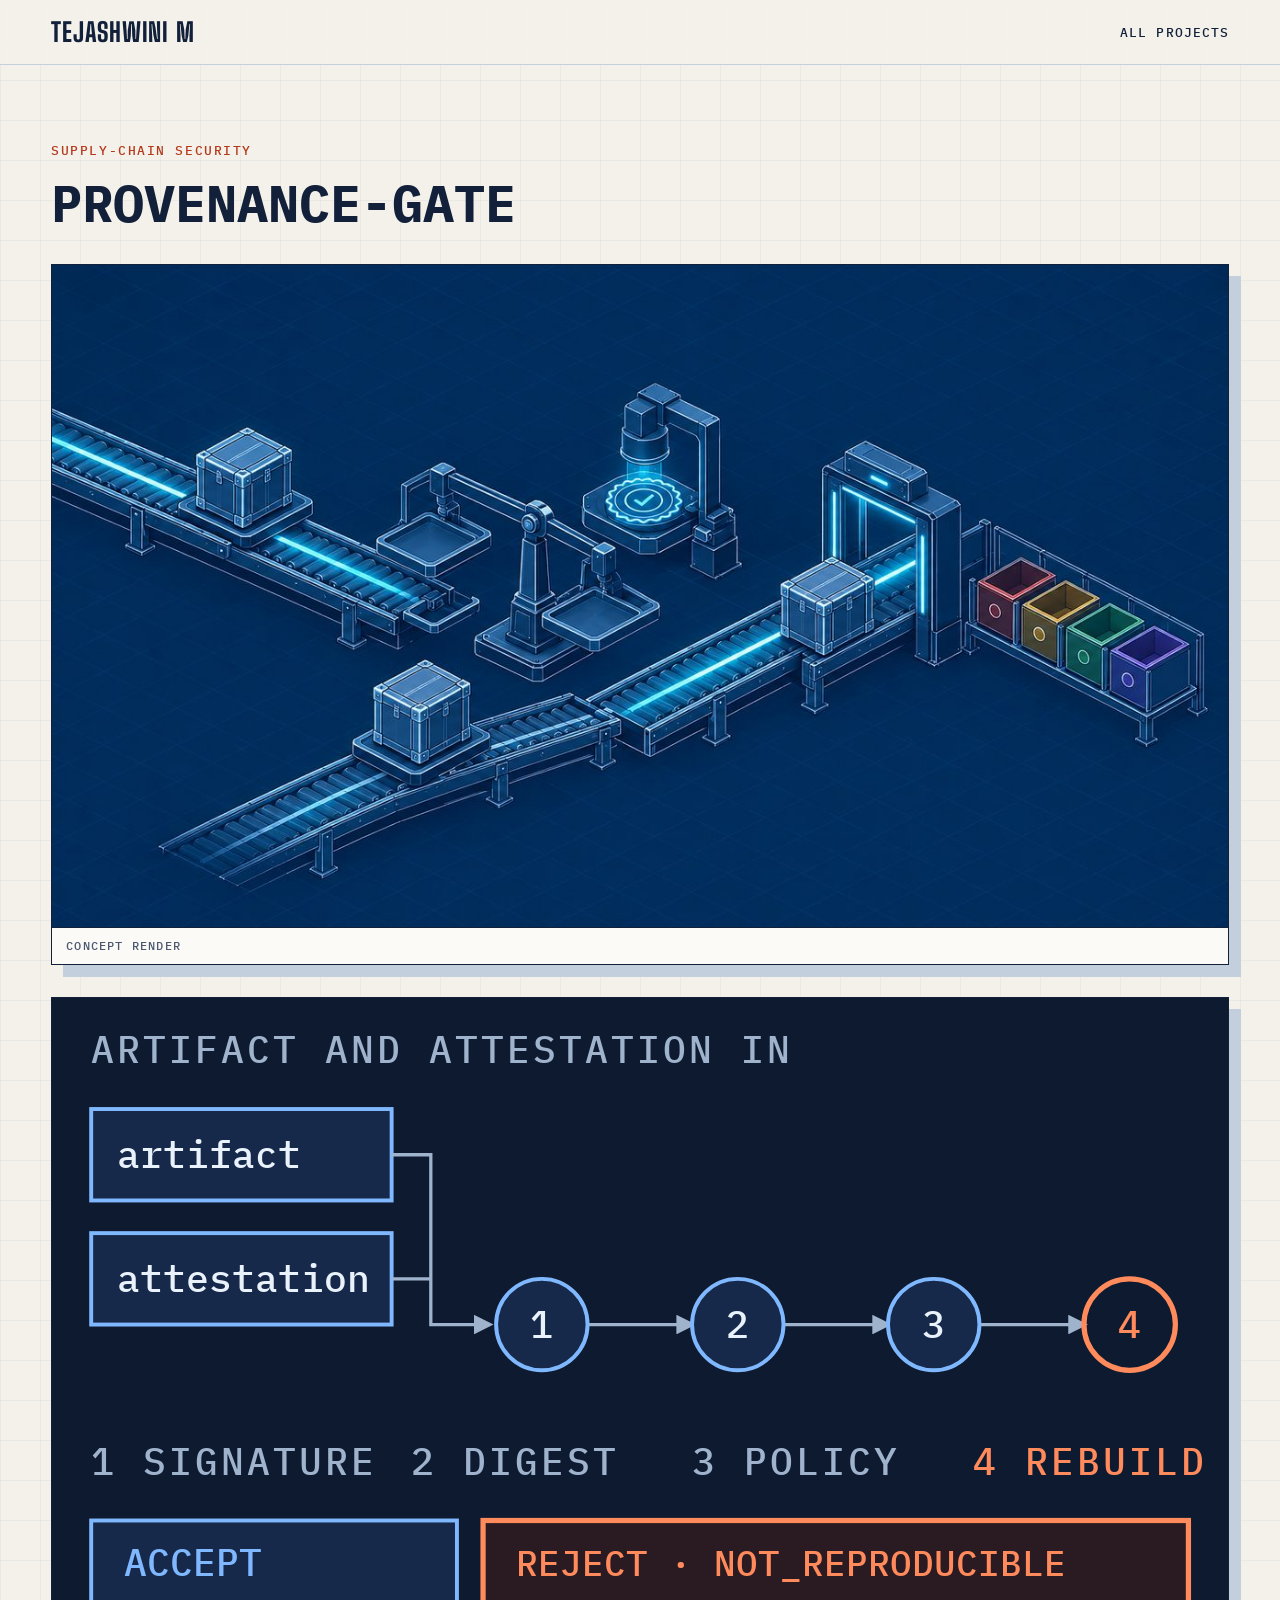
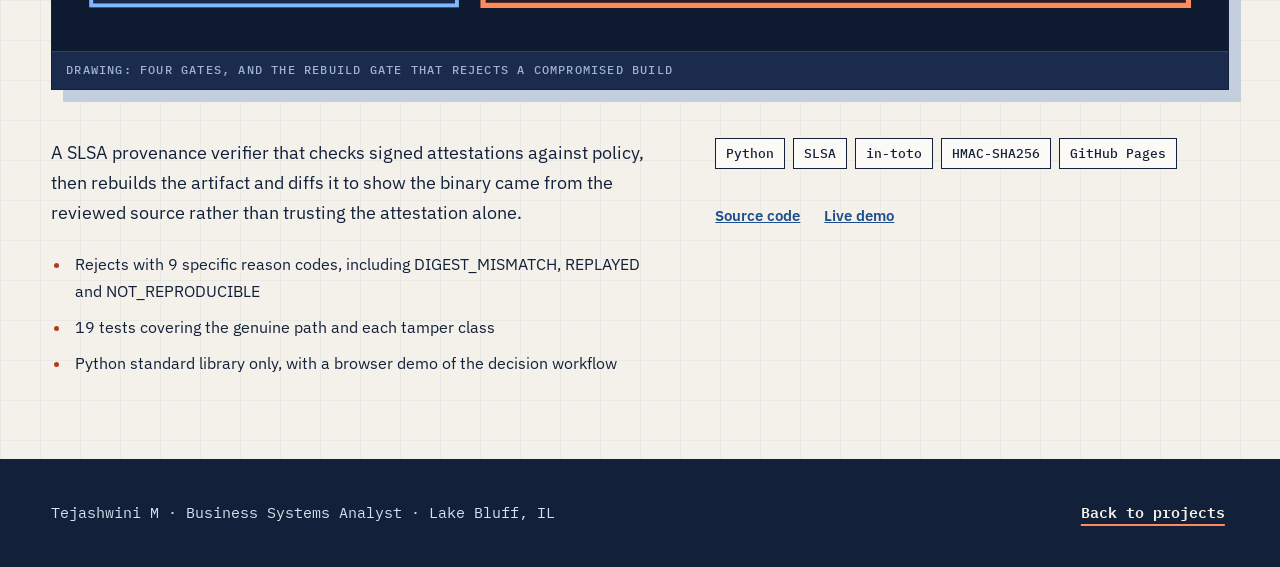
<file: projects/provenance-gate.html>
<!doctype html>
<html lang="en">
<head>
<meta charset="utf-8">
<meta name="viewport" content="width=device-width, initial-scale=1">
<title>provenance-gate | Tejashwini M</title>
<meta name="description" content="provenance-gate: a SLSA provenance verifier that checks signed attestations against policy and rebuilds the artifact to diff it.">
<link rel="canonical" href="https://tejashwinimmykala.github.io/projects/provenance-gate.html">
<link rel="icon" href="../favicon.svg" type="image/svg+xml">
<link rel="preconnect" href="https://fonts.googleapis.com">
<link rel="preconnect" href="https://fonts.gstatic.com" crossorigin>
<link href="https://fonts.googleapis.com/css2?family=Big+Shoulders+Display:wght@600;700;800&family=IBM+Plex+Mono:wght@400;500;600&family=IBM+Plex+Sans:wght@400;500;600;700&display=swap" rel="stylesheet">
<link rel="stylesheet" href="../assets/site.css">
</head>
<body>
<a class="skip" href="#main">Skip to content</a>
<svg width="0" height="0" style="position:absolute" aria-hidden="true" focusable="false"><defs>
  <marker id="ar-l" viewBox="0 0 10 10" refX="8" refY="5" markerWidth="6" markerHeight="6" orient="auto-start-reverse"><path d="M0 0L10 5L0 10z" fill="#9FB3CC"/></marker>
  <marker id="ar-h" viewBox="0 0 10 10" refX="8" refY="5" markerWidth="6" markerHeight="6" orient="auto-start-reverse"><path d="M0 0L10 5L0 10z" fill="#FF8A5B"/></marker>
</defs></svg>
<header class="top">
  <div class="wrap bar">
    <a class="brand" href="../">Tejashwini M</a>
    <a class="back" href="../#projects">All projects</a>
  </div>
</header>
<main id="main">
<article class="sheet">
  <div class="wrap">
    <p class="cat">Supply-chain security</p>
    <h1 class="sheet-title">provenance-gate</h1>
    <figure class="sheet-hero">
      <img src="../assets/images/projects/provenance-gate-hero.jpg" alt="provenance-gate — Concept render" width="1280" height="720" loading="lazy">
      <figcaption>Concept render</figcaption>
    </figure>
    <figure class="fig sheet-fig">
      <svg viewBox="0 0 360 200" role="img" aria-label="Artifact and attestation enter four gates in a row: signature, digest, policy and rebuild. A build that fails the rebuild gate is rejected with NOT_REPRODUCIBLE.">
        <text x="12" y="20" class="m">ARTIFACT AND ATTESTATION IN</text>
        <rect x="12" y="34" width="92" height="28" class="bx"/><text x="20" y="52" class="s">artifact</text>
        <rect x="12" y="72" width="92" height="28" class="bx"/><text x="20" y="90" class="s">attestation</text>
        <path d="M104 48 H116 V100 H134" class="ln" marker-end="url(#ar-l)"/>
        <path d="M104 86 H116" class="ln"/>
        <line x1="164" y1="100" x2="196" y2="100" class="ln" marker-end="url(#ar-l)"/>
        <line x1="224" y1="100" x2="256" y2="100" class="ln" marker-end="url(#ar-l)"/>
        <line x1="284" y1="100" x2="316" y2="100" class="ln" marker-end="url(#ar-l)"/>
        <circle cx="150" cy="100" r="14" class="bx"/><circle cx="210" cy="100" r="14" class="bx"/>
        <circle cx="270" cy="100" r="14" class="bx"/><circle cx="330" cy="100" r="14" class="hot"/>
        <text x="150" y="104" class="s" text-anchor="middle">1</text>
        <text x="210" y="104" class="s" text-anchor="middle">2</text>
        <text x="270" y="104" class="s" text-anchor="middle">3</text>
        <text x="330" y="104" class="s" text-anchor="middle" style="fill:#FF8A5B">4</text>
        <text x="12" y="146" class="m">1 SIGNATURE</text>
        <text x="110" y="146" class="m">2 DIGEST</text>
        <text x="196" y="146" class="m">3 POLICY</text>
        <text x="282" y="146" class="m" style="fill:#FF8A5B">4 REBUILD</text>
        <rect x="12" y="160" width="112" height="26" class="bx"/>
        <text x="22" y="177" class="s" style="fill:#7FB8FF">ACCEPT</text>
        <rect x="132" y="160" width="216" height="26" class="hot" style="fill:#2A1A22"/>
        <text x="142" y="177" class="s" style="fill:#FF8A5B;font-size:11px">REJECT · NOT_REPRODUCIBLE</text>
      </svg>
      <figcaption>Drawing: four gates, and the rebuild gate that rejects a compromised build</figcaption>
    </figure>
    <div class="sheet-cols">
      <div class="sheet-text">
        <p>A SLSA provenance verifier that checks signed attestations against policy, then rebuilds the artifact and diffs it to show the binary came from the reviewed source rather than trusting the attestation alone.</p>
        <ul class="hl" aria-label="Highlights">
          <li>Rejects with 9 specific reason codes, including DIGEST_MISMATCH, REPLAYED and NOT_REPRODUCIBLE</li>
          <li>19 tests covering the genuine path and each tamper class</li>
          <li>Python standard library only, with a browser demo of the decision workflow</li>
        </ul>
      </div>
      <div class="sheet-side">
        <ul class="tags" aria-label="Technologies in provenance-gate">
          <li>Python</li><li>SLSA</li><li>in-toto</li><li>HMAC-SHA256</li><li>GitHub Pages</li>
        </ul>
        <div class="proj-links">
          <a href="https://github.com/tejashwinimmykala/provenance-gate" aria-label="provenance-gate source code on GitHub">Source code</a>
          <a href="https://tejashwinimmykala.github.io/provenance-gate/" aria-label="provenance-gate live demo">Live demo</a>
        </div>
      </div>
    </div>
  </div>
</article>
</main>
<footer class="foot">
  <div class="wrap">
    <span>Tejashwini M · Business Systems Analyst · Lake Bluff, IL</span>
    <a href="../#projects">Back to projects</a>
  </div>
</footer>
</body>
</html>
</file>
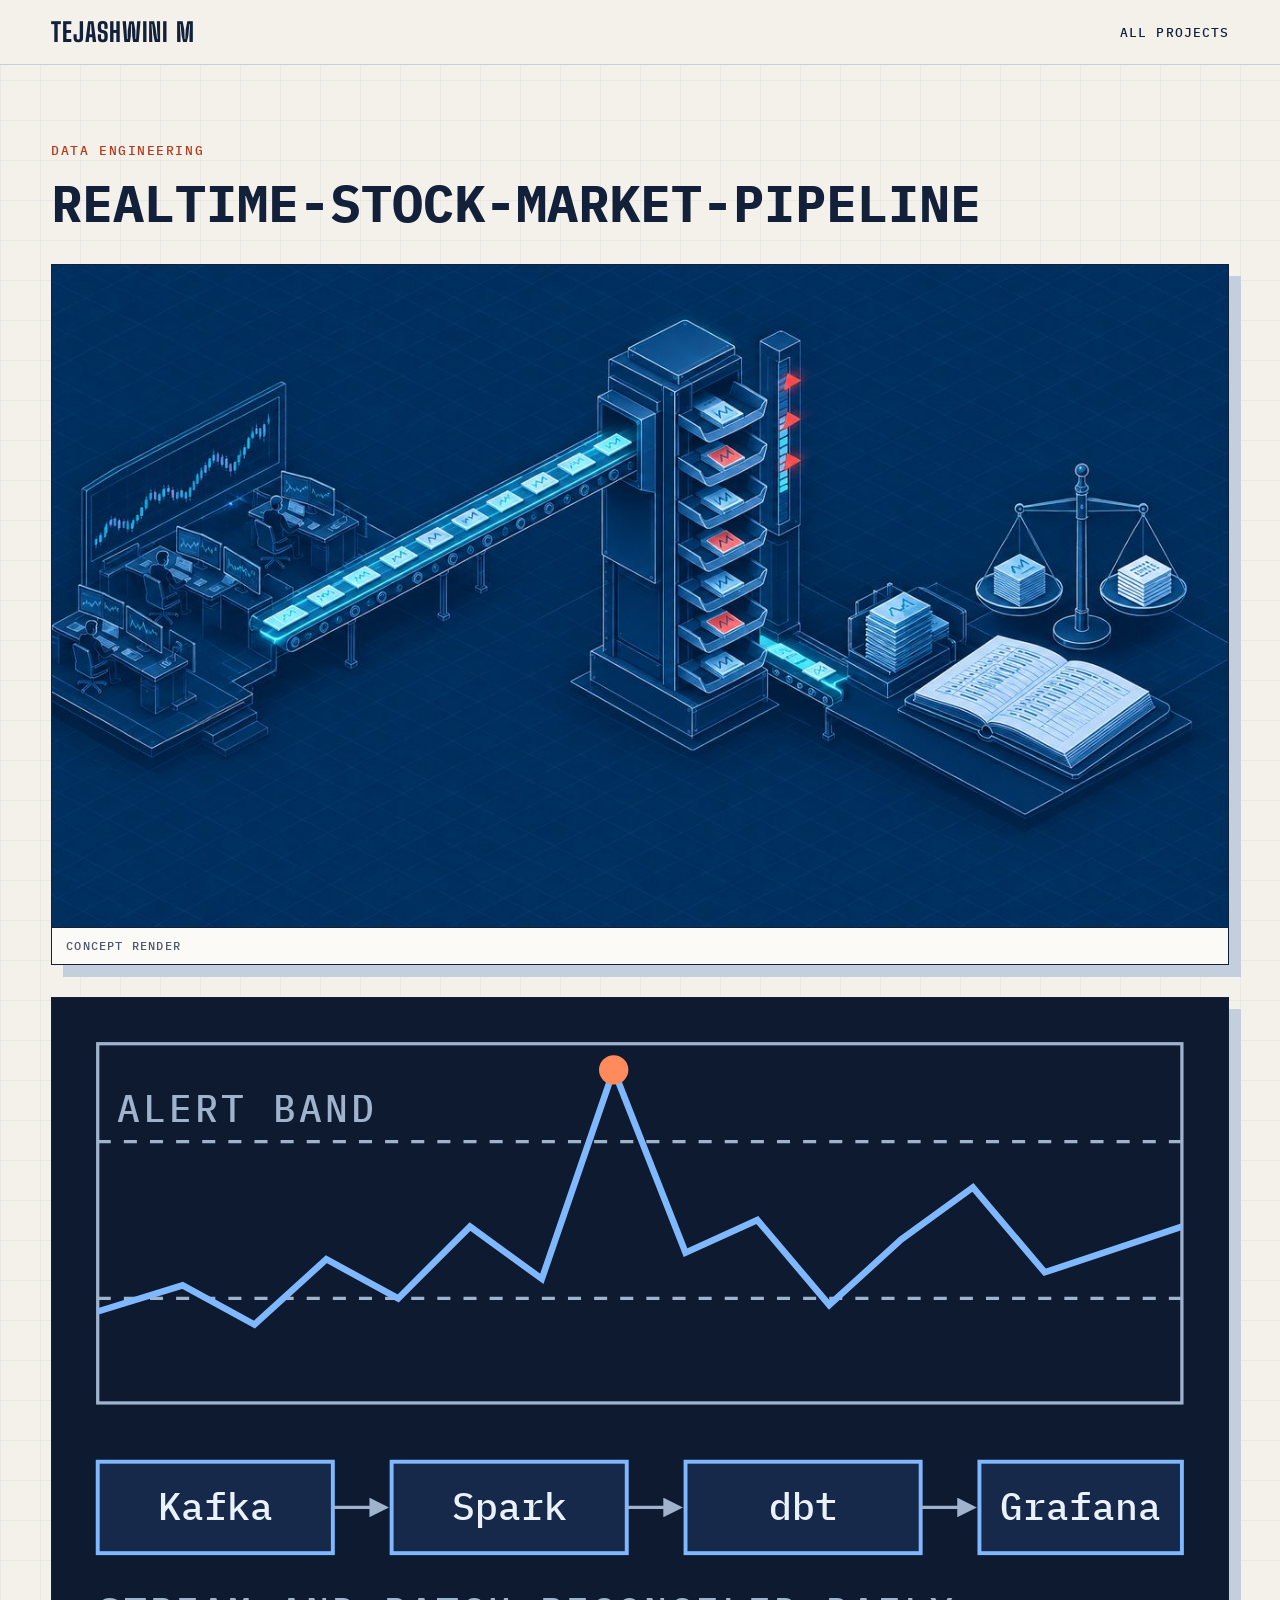
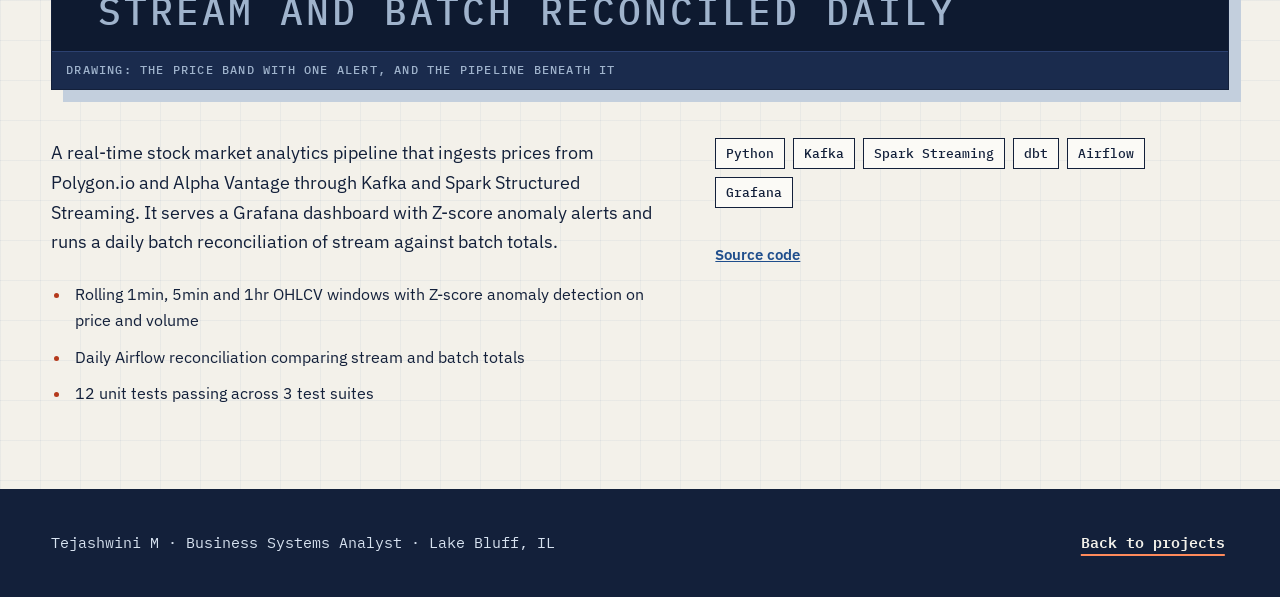
<file: projects/realtime-stock-market-pipeline.html>
<!doctype html>
<html lang="en">
<head>
<meta charset="utf-8">
<meta name="viewport" content="width=device-width, initial-scale=1">
<title>realtime-stock-market-pipeline | Tejashwini M</title>
<meta name="description" content="realtime-stock-market-pipeline: a real-time stock analytics pipeline with Kafka and Spark Structured Streaming, Z-score anomaly alerts and daily batch reconciliation.">
<link rel="canonical" href="https://tejashwinimmykala.github.io/projects/realtime-stock-market-pipeline.html">
<link rel="icon" href="../favicon.svg" type="image/svg+xml">
<link rel="preconnect" href="https://fonts.googleapis.com">
<link rel="preconnect" href="https://fonts.gstatic.com" crossorigin>
<link href="https://fonts.googleapis.com/css2?family=Big+Shoulders+Display:wght@600;700;800&family=IBM+Plex+Mono:wght@400;500;600&family=IBM+Plex+Sans:wght@400;500;600;700&display=swap" rel="stylesheet">
<link rel="stylesheet" href="../assets/site.css">
</head>
<body>
<a class="skip" href="#main">Skip to content</a>
<svg width="0" height="0" style="position:absolute" aria-hidden="true" focusable="false"><defs>
  <marker id="ar-l" viewBox="0 0 10 10" refX="8" refY="5" markerWidth="6" markerHeight="6" orient="auto-start-reverse"><path d="M0 0L10 5L0 10z" fill="#9FB3CC"/></marker>
  <marker id="ar-h" viewBox="0 0 10 10" refX="8" refY="5" markerWidth="6" markerHeight="6" orient="auto-start-reverse"><path d="M0 0L10 5L0 10z" fill="#FF8A5B"/></marker>
</defs></svg>
<header class="top">
  <div class="wrap bar">
    <a class="brand" href="../">Tejashwini M</a>
    <a class="back" href="../#projects">All projects</a>
  </div>
</header>
<main id="main">
<article class="sheet">
  <div class="wrap">
    <p class="cat">Data engineering</p>
    <h1 class="sheet-title">realtime-stock-market-pipeline</h1>
    <figure class="sheet-hero">
      <img src="../assets/images/projects/realtime-stock-market-pipeline-hero.jpg" alt="realtime-stock-market-pipeline — Concept render" width="1280" height="720" loading="lazy">
      <figcaption>Concept render</figcaption>
    </figure>
    <figure class="fig sheet-fig">
      <svg viewBox="0 0 360 200" role="img" aria-label="A price line moving through an anomaly band, with one point outside the band. Below it, a pipeline of Kafka, Spark, dbt and Grafana.">
        <rect x="14" y="14" width="332" height="110" class="ln"/>
        <line x1="14" y1="44" x2="346" y2="44" class="ln dash"/>
        <line x1="14" y1="92" x2="346" y2="92" class="ln dash"/>
        <text x="20" y="38" class="m">ALERT BAND</text>
        <polyline points="14,96 40,88 62,100 84,80 106,92 128,70 150,86 172,22 194,78 216,68 238,94 260,74 282,58 304,84 346,70" class="sky"/>
        <circle cx="172" cy="22" r="4.5" class="hotf"/>
        <rect x="14" y="142" width="72" height="28" class="bx"/><text x="50" y="160" class="s" text-anchor="middle">Kafka</text>
        <rect x="104" y="142" width="72" height="28" class="bx"/><text x="140" y="160" class="s" text-anchor="middle">Spark</text>
        <rect x="194" y="142" width="72" height="28" class="bx"/><text x="230" y="160" class="s" text-anchor="middle">dbt</text>
        <rect x="284" y="142" width="62" height="28" class="bx"/><text x="315" y="160" class="s" text-anchor="middle">Grafana</text>
        <line x1="86" y1="156" x2="102" y2="156" class="ln" marker-end="url(#ar-l)"/>
        <line x1="176" y1="156" x2="192" y2="156" class="ln" marker-end="url(#ar-l)"/>
        <line x1="266" y1="156" x2="282" y2="156" class="ln" marker-end="url(#ar-l)"/>
        <text x="14" y="192" class="m">STREAM AND BATCH RECONCILED DAILY</text>
      </svg>
      <figcaption>Drawing: the price band with one alert, and the pipeline beneath it</figcaption>
    </figure>
    <div class="sheet-cols">
      <div class="sheet-text">
        <p>A real-time stock market analytics pipeline that ingests prices from Polygon.io and Alpha Vantage through Kafka and Spark Structured Streaming. It serves a Grafana dashboard with Z-score anomaly alerts and runs a daily batch reconciliation of stream against batch totals.</p>
        <ul class="hl" aria-label="Highlights">
          <li>Rolling 1min, 5min and 1hr OHLCV windows with Z-score anomaly detection on price and volume</li>
          <li>Daily Airflow reconciliation comparing stream and batch totals</li>
          <li>12 unit tests passing across 3 test suites</li>
        </ul>
      </div>
      <div class="sheet-side">
        <ul class="tags" aria-label="Technologies in realtime-stock-market-pipeline">
          <li>Python</li><li>Kafka</li><li>Spark Streaming</li><li>dbt</li><li>Airflow</li><li>Grafana</li>
        </ul>
        <div class="proj-links">
          <a href="https://github.com/tejashwinimmykala/realtime-stock-market-pipeline" aria-label="realtime-stock-market-pipeline source code on GitHub">Source code</a>
        </div>
      </div>
    </div>
  </div>
</article>
</main>
<footer class="foot">
  <div class="wrap">
    <span>Tejashwini M · Business Systems Analyst · Lake Bluff, IL</span>
    <a href="../#projects">Back to projects</a>
  </div>
</footer>
</body>
</html>
</file>
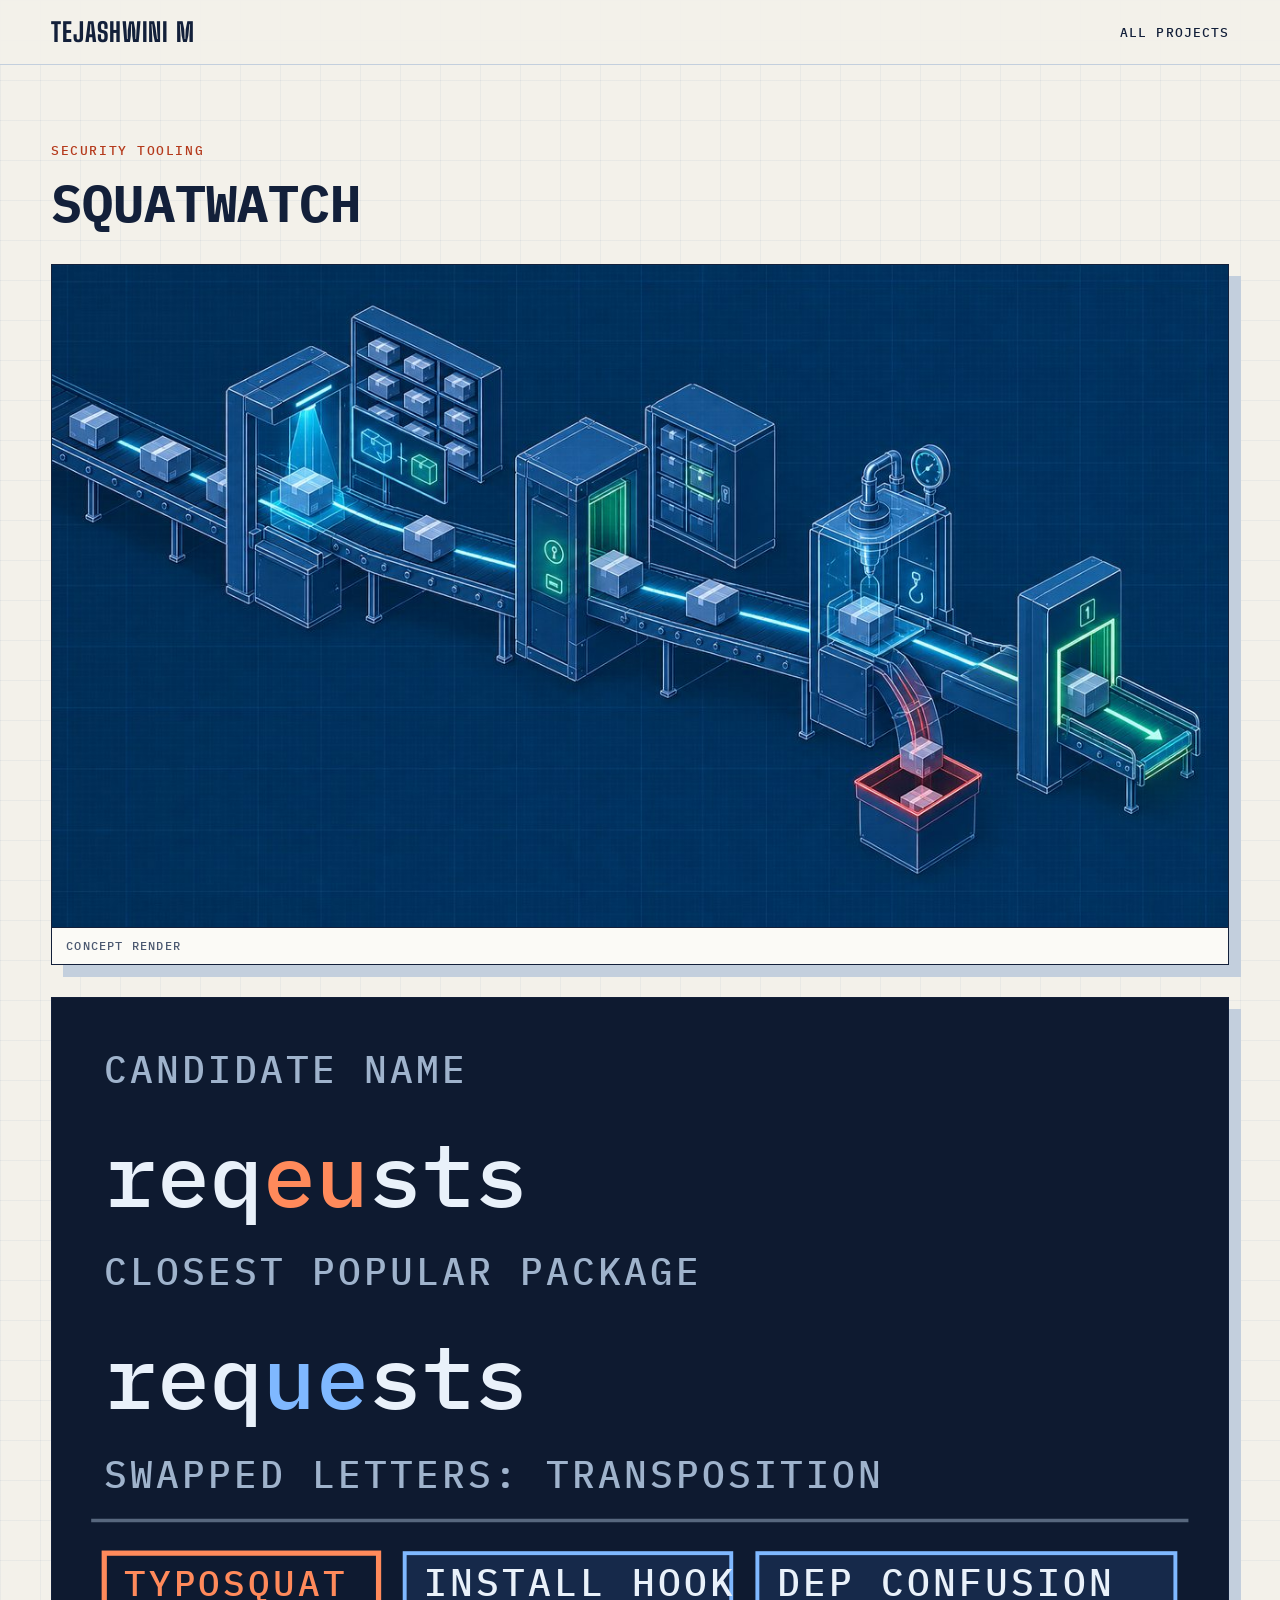
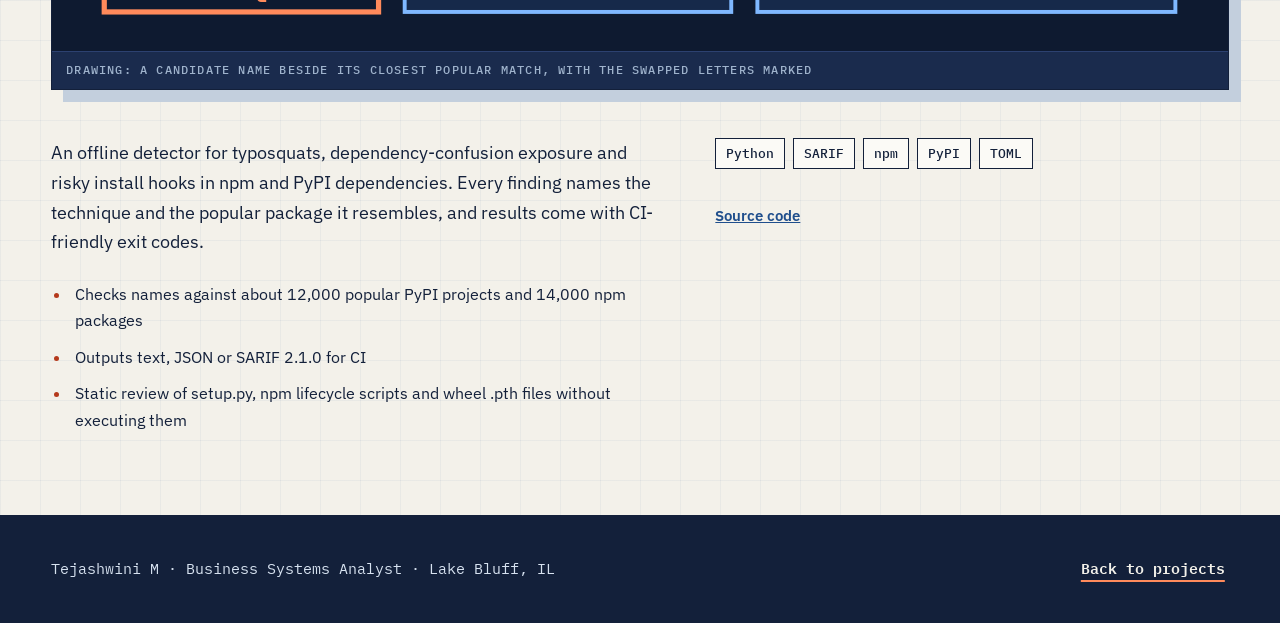
<file: projects/squatwatch.html>
<!doctype html>
<html lang="en">
<head>
<meta charset="utf-8">
<meta name="viewport" content="width=device-width, initial-scale=1">
<title>squatwatch | Tejashwini M</title>
<meta name="description" content="squatwatch: an offline detector for typosquats, dependency-confusion exposure and risky install hooks in npm and PyPI dependencies.">
<link rel="canonical" href="https://tejashwinimmykala.github.io/projects/squatwatch.html">
<link rel="icon" href="../favicon.svg" type="image/svg+xml">
<link rel="preconnect" href="https://fonts.googleapis.com">
<link rel="preconnect" href="https://fonts.gstatic.com" crossorigin>
<link href="https://fonts.googleapis.com/css2?family=Big+Shoulders+Display:wght@600;700;800&family=IBM+Plex+Mono:wght@400;500;600&family=IBM+Plex+Sans:wght@400;500;600;700&display=swap" rel="stylesheet">
<link rel="stylesheet" href="../assets/site.css">
</head>
<body>
<a class="skip" href="#main">Skip to content</a>
<header class="top">
  <div class="wrap bar">
    <a class="brand" href="../">Tejashwini M</a>
    <a class="back" href="../#projects">All projects</a>
  </div>
</header>
<main id="main">
<article class="sheet">
  <div class="wrap">
    <p class="cat">Security tooling</p>
    <h1 class="sheet-title">squatwatch</h1>
    <figure class="sheet-hero">
      <img src="../assets/images/projects/squatwatch-hero.jpg" alt="squatwatch — Concept render" width="1280" height="720" loading="lazy">
      <figcaption>Concept render</figcaption>
    </figure>
    <figure class="fig sheet-fig">
      <svg viewBox="0 0 360 200" role="img" aria-label="The name requests beside its popular match requests, with the swapped letters highlighted, and finding tags for typosquat, install hook and dependency confusion.">
        <text x="16" y="26" class="m">CANDIDATE NAME</text>
        <text x="16" y="64" style="font:500 27px 'IBM Plex Mono',monospace;fill:#E9F1FA">req<tspan style="fill:#FF8A5B">eu</tspan>sts</text>
        <text x="16" y="88" class="m">CLOSEST POPULAR PACKAGE</text>
        <text x="16" y="126" style="font:500 27px 'IBM Plex Mono',monospace;fill:#E9F1FA">req<tspan style="fill:#7FB8FF">ue</tspan>sts</text>
        <text x="16" y="150" class="m">SWAPPED LETTERS: TRANSPOSITION</text>
        <line x1="12" y1="160" x2="348" y2="160" class="ln" opacity=".5"/>
        <rect x="16" y="170" width="84" height="18" class="hot"/><text x="22" y="183" class="redt" style="fill:#FF8A5B">TYPOSQUAT</text>
        <rect x="108" y="170" width="100" height="18" class="bx"/><text x="114" y="183" class="m" style="fill:#E9F1FA">INSTALL HOOK</text>
        <rect x="216" y="170" width="128" height="18" class="bx"/><text x="222" y="183" class="m" style="fill:#E9F1FA">DEP CONFUSION</text>
      </svg>
      <figcaption>Drawing: a candidate name beside its closest popular match, with the swapped letters marked</figcaption>
    </figure>
    <div class="sheet-cols">
      <div class="sheet-text">
        <p>An offline detector for typosquats, dependency-confusion exposure and risky install hooks in npm and PyPI dependencies. Every finding names the technique and the popular package it resembles, and results come with CI-friendly exit codes.</p>
        <ul class="hl" aria-label="Highlights">
          <li>Checks names against about 12,000 popular PyPI projects and 14,000 npm packages</li>
          <li>Outputs text, JSON or SARIF 2.1.0 for CI</li>
          <li>Static review of setup.py, npm lifecycle scripts and wheel .pth files without executing them</li>
        </ul>
      </div>
      <div class="sheet-side">
        <ul class="tags" aria-label="Technologies in squatwatch">
          <li>Python</li><li>SARIF</li><li>npm</li><li>PyPI</li><li>TOML</li>
        </ul>
        <div class="proj-links">
          <a href="https://github.com/tejashwinimmykala/squatwatch" aria-label="squatwatch source code on GitHub">Source code</a>
        </div>
      </div>
    </div>
  </div>
</article>
</main>
<footer class="foot">
  <div class="wrap">
    <span>Tejashwini M · Business Systems Analyst · Lake Bluff, IL</span>
    <a href="../#projects">Back to projects</a>
  </div>
</footer>
</body>
</html>
</file>
<file: assets/site.css>
/* Tejashwini M, business systems analysis portfolio.
   Concept: a drafting sheet. Blueprint grid, numbered sheets, dimension lines,
   and a traceability matrix that shows where each skill was used. */

:root {
  --paper: #F3F1EA;
  --paper-2: #E6ECF2;
  --card: #FBFAF6;
  --ink: #13203A;
  --ink-2: #1A2B4D;
  --blue: #1F4E8C;
  --red: #B53A1C;
  --hot: #FF8A5B;
  --sky: #7FB8FF;
  --muted: #4B5870;
  --rule: #C3CFDD;
  --night: #9FB3CC;
  --s1: 8px;
  --s2: 16px;
  --s3: 24px;
  --s4: 32px;
  --s5: 48px;
  --s6: 72px;
  --s7: 112px;
  --measure: 66ch;
  --display: "Big Shoulders Display", Impact, sans-serif;
  --text: "IBM Plex Sans", Arial, sans-serif;
  --mono: "IBM Plex Mono", Consolas, monospace;
}

*, *::before, *::after { box-sizing: border-box; }

html {
  scroll-behavior: smooth;
  scroll-padding-top: 80px;
  -webkit-text-size-adjust: 100%;
}

body {
  margin: 0;
  background-color: var(--paper);
  background-image:
    linear-gradient(rgba(31, 78, 140, .05) 1px, transparent 1px),
    linear-gradient(90deg, rgba(31, 78, 140, .05) 1px, transparent 1px);
  background-size: 40px 40px;
  color: var(--ink);
  font: 400 17px/1.65 var(--text);
}

img { max-width: 100%; display: block; }
a { color: inherit; }
p { margin: 0; }
ul, ol { padding: 0; }

:focus-visible { outline: 3px solid var(--red); outline-offset: 3px; }

.wrap { max-width: 1280px; margin: 0 auto; padding: 0 clamp(20px, 4vw, 56px); }

.sr {
  position: absolute; width: 1px; height: 1px; overflow: hidden;
  clip: rect(0 0 0 0); white-space: nowrap;
}

.skip {
  position: absolute; left: 12px; top: -80px; z-index: 20;
  background: var(--ink); color: var(--paper); padding: 12px 16px;
}
.skip:focus { top: 12px; }

/* Header */
.top {
  position: sticky; top: 0; z-index: 10;
  background: rgba(243, 241, 234, .95);
  border-bottom: 1px solid var(--rule);
}
.bar {
  display: flex; align-items: center; justify-content: space-between;
  min-height: 64px; gap: var(--s3);
}
.brand {
  font: 800 26px/1 var(--display);
  text-transform: uppercase; letter-spacing: .03em;
  text-decoration: none; padding: 8px 0;
}
.nav-desk ul { display: flex; gap: 28px; list-style: none; margin: 0; padding: 0; }
.nav-desk a {
  display: inline-block; padding: 14px 0;
  font: 500 13px/1 var(--mono); letter-spacing: .08em; text-transform: uppercase;
  text-decoration: none;
  background: linear-gradient(var(--red), var(--red)) no-repeat 0 100% / 0 2px;
  transition: background-size .25s ease;
}
.nav-desk a:hover { background-size: 100% 2px; }

.nav-mob { display: none; position: relative; }
.nav-mob summary {
  list-style: none; cursor: pointer;
  display: flex; align-items: center; min-height: 44px; padding: 0 16px;
  border: 1.5px solid var(--ink);
  font: 600 13px var(--mono); letter-spacing: .08em; text-transform: uppercase;
}
.nav-mob summary::-webkit-details-marker { display: none; }
.nav-mob[open] nav {
  position: absolute; right: 0; top: calc(100% + 8px); z-index: 11;
  min-width: 232px; padding: 8px;
  background: var(--paper); border: 1.5px solid var(--ink);
  box-shadow: 6px 6px 0 var(--ink);
}
.nav-mob ul { list-style: none; margin: 0; padding: 0; }
.nav-mob a {
  display: block; min-height: 44px; line-height: 44px; padding: 0 12px;
  font-weight: 500; text-decoration: none;
}
.nav-mob a:hover { background: var(--paper-2); }

/* Hero */
.hero { padding: clamp(40px, 6vw, 88px) 0 var(--s6); }
.eyebrow {
  font: 500 12px/1.4 var(--mono); letter-spacing: .14em; text-transform: uppercase;
  color: var(--red);
}
h1 {
  margin: var(--s2) 0 0;
  font: 800 clamp(56px, 13.4vw, 208px)/.82 var(--display);
  text-transform: uppercase;
}
.hero-grid {
  display: grid; grid-template-columns: minmax(0, 1fr) minmax(0, 1fr);
  gap: var(--s5); align-items: center; margin-top: var(--s5);
}
.role {
  font: 600 clamp(24px, 2.8vw, 36px)/1.2 var(--text);
}
.role-sub {
  display: block; margin-top: 8px;
  font: 400 clamp(17px, 1.6vw, 20px)/1.4 var(--text); color: var(--muted);
}
.summary { margin-top: var(--s3); max-width: 34em; font-size: 18px; }
.ctas { display: flex; flex-wrap: wrap; gap: 12px; margin-top: var(--s4); }

.btn {
  display: inline-flex; align-items: center; justify-content: center;
  min-height: 48px; padding: 0 22px;
  border: 1.5px solid var(--ink); background: transparent; color: var(--ink);
  font: 600 15px var(--text); text-decoration: none;
  transition: transform .2s ease, box-shadow .2s ease;
}
.btn:hover { transform: translate(-3px, -3px); box-shadow: 3px 3px 0 var(--ink); }
.btn-primary { background: var(--ink); color: var(--paper); }
.btn-primary:hover { box-shadow: 3px 3px 0 var(--red); }

/* Requirements flow (hero) */
.flow { margin: 0; }
.flow svg {
  display: block; width: 100%; height: auto;
  border: 1.5px solid var(--ink);
  box-shadow: 12px 12px 0 var(--rule);
}
.flow .fm { display: none; }
.fl-t { font: 600 17px/1 var(--text); fill: var(--ink); }
.fl-s { font: 500 12px/1 var(--mono); fill: var(--muted); }
.fl-k { font: 500 12px/1 var(--mono); letter-spacing: .12em; fill: var(--muted); }
.flow .fm .fl-t { font-size: 16px; }
.flow .fm .fl-s { font-size: 10px; }

/* Dimension readouts */
.dims {
  list-style: none; margin: var(--s6) 0 0; padding: 0;
  display: grid; grid-template-columns: repeat(4, minmax(0, 1fr));
}
.dims li {
  position: relative; padding: 32px 20px 0;
  border-top: 1.5px solid var(--ink);
}
.dims li::before, .dims li::after {
  content: ""; position: absolute; top: -9px; height: 17px;
  border-left: 1.5px solid var(--ink);
}
.dims li::before { left: 0; }
.dims li::after { right: 0; border-left: 0; border-right: 1.5px solid var(--ink); }
.dim-v {
  font: 800 clamp(48px, 5.6vw, 80px)/.9 var(--display);
  text-transform: uppercase;
}
.dim-l { margin-top: 10px; font: 400 14px/1.45 var(--text); color: var(--muted); }

/* Sections */
.sec { padding: clamp(64px, 8vw, 104px) 0; border-top: 1.5px solid var(--ink); }
.sec-head { display: flex; flex-direction: column; gap: 14px; margin-bottom: var(--s5); }
.sec-no {
  font: 500 12px/1 var(--mono); letter-spacing: .14em; text-transform: uppercase;
  color: var(--red);
}
h2 {
  margin: 0; font: 800 clamp(52px, 7.6vw, 112px)/.88 var(--display);
  text-transform: uppercase;
}
h3 { margin: 0; }

.band { background-color: var(--paper-2); }

.ink {
  background-color: var(--ink);
  background-image:
    linear-gradient(rgba(127, 184, 255, .08) 1px, transparent 1px),
    linear-gradient(90deg, rgba(127, 184, 255, .08) 1px, transparent 1px);
  background-size: 40px 40px;
  color: #E9F1FA;
  border-top: 0;
}
.ink .sec-no { color: var(--hot); }
.ink h2 { color: var(--paper); }
.ink-intro { max-width: 60ch; color: #D7E2F0; font-size: 18px; margin-bottom: var(--s5); }

.sub-h {
  display: flex; align-items: center; gap: 16px;
  margin: 0 0 var(--s3);
  font: 600 13px/1 var(--mono); letter-spacing: .14em; text-transform: uppercase;
  color: var(--hot);
}
.sub-h::after { content: ""; flex: 1; height: 1px; background: #3A5278; }

/* Profile */
.about {
  display: grid; grid-template-columns: minmax(0, 6fr) minmax(0, 6fr);
  gap: var(--s5); align-items: start;
}
.lead {
  font: 500 clamp(24px, 2.6vw, 34px)/1.35 var(--text);
  max-width: 24em;
  padding-top: var(--s2); border-top: 1.5px solid var(--ink);
}
.prose { padding-top: var(--s2); border-top: 1.5px solid var(--ink); }
.facts { margin: 0; display: grid; grid-template-columns: minmax(0, 1fr); }
.facts > div {
  display: grid; grid-template-columns: 150px minmax(0, 1fr); gap: 16px;
  padding: 12px 0; border-bottom: 1px solid var(--rule);
}
.facts dt { font: 500 13px/1.6 var(--mono); letter-spacing: .08em; text-transform: uppercase; color: var(--blue); }
.facts dd { margin: 0; font-size: 17px; }
.about-note { margin-top: var(--s3); max-width: var(--measure); color: var(--muted); }

/* Experience: a two-column role record on desktop */
.roles { list-style: none; margin: 0; padding: 0; border-top: 1.5px solid var(--ink); }
.role-row {
  display: grid; grid-template-columns: 180px minmax(0, 1fr); gap: var(--s5);
  padding: var(--s5) 0; border-bottom: 1px solid var(--rule);
}
.dates { font: 500 14px/1.5 var(--mono); }
.status {
  display: inline-block; margin-top: 8px; padding: 3px 8px;
  border: 1px solid var(--red); color: var(--red);
  font: 600 12px/1.4 var(--mono); letter-spacing: .08em; text-transform: uppercase;
}
.loc { margin-top: 4px; font: 400 13px/1.5 var(--mono); color: var(--muted); }
.role-body {
  display: grid; grid-template-columns: minmax(0, 1fr) minmax(0, 1.35fr);
  column-gap: var(--s5); align-items: start;
}
.role-head { grid-column: 1; display: flex; flex-direction: column; gap: 16px; }
.role h3 { font: 700 clamp(22px, 2.4vw, 30px)/1.15 var(--text); }
.co { margin-top: 4px; font: 500 15px var(--mono); color: var(--blue); }
/* Company stamp: one neutral treatment for every employer */
.wm {
  display: inline-flex; flex-direction: column; align-self: flex-start;
  justify-content: center; min-width: 176px; min-height: 64px; padding: 10px 16px;
  background: var(--card); border: 1.5px solid var(--ink);
  font: 800 24px/.95 var(--display); text-transform: uppercase; letter-spacing: .04em;
  color: var(--ink);
}
.wm small {
  margin-top: 4px; font: 500 10px/1 var(--mono); letter-spacing: .16em; color: var(--muted);
}
/* Stamp holding the employer's logo instead of a text wordmark */
.wm-logo { align-items: center; background: #fff; }
.wm-logo img { display: block; width: auto; height: auto; max-width: 144px; max-height: 40px; }
.hl { grid-column: 2; grid-row: 1; margin: 0; padding-left: 20px; }
.hl li { margin-bottom: 10px; padding-left: 4px; }
.hl li::marker { color: var(--red); }

/* Skills: traceability matrix, then a chip index */
.matrix-cap { margin-bottom: var(--s2); max-width: 66ch; font: 400 15px/1.55 var(--mono); color: var(--muted); }
.matrix {
  width: 100%; border-collapse: collapse; background: var(--card);
  table-layout: fixed;
  border: 1.5px solid var(--ink); margin-bottom: var(--s5);
}
.matrix .c-skill { width: 30%; }
.matrix th, .matrix td {
  padding: 11px 14px; border-bottom: 1px solid var(--rule);
  text-align: center; font-size: 15px; vertical-align: middle;
}
.matrix th {
  background: var(--ink); color: var(--paper);
  font: 500 12px/1.35 var(--mono); letter-spacing: .08em; text-transform: uppercase;
}
.matrix th[scope="row"] { text-align: left; background: none; color: var(--ink); font: 600 15px/1.35 var(--text); text-transform: none; letter-spacing: 0; }
.matrix th:first-child { text-align: left; }
.matrix tr.grp th {
  background: var(--paper-2); color: var(--blue);
  font: 600 12px/1.4 var(--mono); letter-spacing: .14em; text-transform: uppercase;
  text-align: left; padding-top: 14px; padding-bottom: 14px;
  border-top: 1.5px solid var(--ink);
}
.matrix tbody tr:not(.grp):nth-child(even) > * { background-color: rgba(31, 78, 140, .05); }
.matrix tr:last-child th, .matrix tr:last-child td { border-bottom: 0; }
.matrix .mk {
  display: block; width: 14px; height: 14px; margin: 0 auto; background: var(--blue);
}

.kit-cap { margin: var(--s5) 0 var(--s2); font: 400 15px/1.55 var(--mono); color: var(--muted); }
.kit {
  margin: 0; border-top: 1.5px solid var(--ink);
  display: grid; grid-template-columns: repeat(2, minmax(0, 1fr)); column-gap: var(--s5);
}
.kit > div { padding: 20px 0; border-bottom: 1px solid var(--rule); }
.kit dt {
  font: 600 13px/1.5 var(--mono); letter-spacing: .08em;
  text-transform: uppercase; color: var(--blue); margin-bottom: 12px;
}
.kit dd { margin: 0; }
.chips { list-style: none; margin: 0; padding: 0; display: flex; flex-wrap: wrap; gap: 8px; }
.chips li {
  padding: 6px 10px; background: var(--card); border: 1px solid var(--rule);
  font: 500 13px/1.3 var(--mono);
}

/* Projects: one wide featured tile, then two rows of two */
.pidx {
  list-style: none; margin: 0 0 var(--s5); padding: 0;
  display: grid; grid-template-columns: repeat(2, minmax(0, 1fr)); gap: var(--s3);
}
.tile {
  position: relative; display: flex; flex-direction: column;
  background: var(--ink-2); border: 1px solid #2C4170;
  transition: transform .25s ease, border-color .25s ease;
}
.tile:hover { transform: translateY(-4px); border-color: var(--hot); }
.tile:has(.tile-link:focus-visible) { outline: 3px solid var(--hot); outline-offset: 3px; }
.tile.wide { grid-column: 1 / -1; flex-direction: row; }
.tile .fig {
  margin: 0; padding: var(--s3);
  background: #0E1A30; border-bottom: 1px solid #2C4170;
  display: flex; align-items: center; justify-content: center;
}
.tile.wide .fig { flex: 1 1 56%; border-bottom: 0; border-right: 1px solid #2C4170; }
.tile .fig svg { display: block; width: 100%; max-width: 100%; min-width: 0; height: auto; }
.sheet-fig svg { min-width: 0; }

/* Drawing vocabulary shared by every project tile and sheet */
.fig .m { font: 500 11.5px var(--mono); letter-spacing: .08em; fill: var(--night); }
.fig .l { font: 600 14px var(--text); fill: #E9F1FA; }
.fig .s { font: 500 11.5px var(--mono); fill: #E9F1FA; }
.fig .ln { stroke: var(--night); stroke-width: 1; fill: none; }
.fig .dash { stroke-dasharray: 4 4; }
.fig .bx { fill: #16294A; stroke: var(--sky); stroke-width: 1.2; }
.fig .hot { stroke: var(--hot); stroke-width: 1.6; fill: none; }
.fig .hotf { fill: var(--hot); }
.fig .hotbg { fill: var(--hot); fill-opacity: .18; }
.fig .okf { fill: var(--sky); }
.fig .bar { fill: #3A5278; }
.fig .paper { fill: var(--paper); }
.fig .inkt { font: 600 13px var(--text); fill: var(--ink); }
.fig .redt { font: 500 11px var(--mono); letter-spacing: .08em; fill: var(--red); }
.fig .sky { stroke: var(--sky); stroke-width: 2; fill: none; }
.tile-body { display: flex; flex-direction: column; flex: 1; padding: var(--s3); }
.tile.wide .tile-body { flex: 1 1 44%; justify-content: center; }
.tile .cat { margin-bottom: 8px; font: 500 13px/1.4 var(--mono); letter-spacing: .12em; text-transform: uppercase; color: var(--hot); }
.tile h3 {
  margin-bottom: 12px; font: 600 clamp(18px, 1.8vw, 22px)/1.25 var(--mono);
  color: var(--paper); overflow-wrap: anywhere;
}
.tile-link { color: var(--paper); text-decoration: none; outline: none; }
.tile-link::after { content: ""; position: absolute; inset: 0; }
.tile-desc { color: #E1EAF5; font-size: 16px; line-height: 1.6; }
.tile-out {
  margin-top: 12px; padding-left: 12px; border-left: 3px solid var(--hot);
  color: #E1EAF5; font-size: 15px; line-height: 1.55;
}
.tile-out span {
  font: 600 12px/1.6 var(--mono); letter-spacing: .1em; text-transform: uppercase; color: var(--hot);
}
.tile-more {
  margin-top: auto; padding-top: var(--s2);
  font: 600 15px var(--text); color: var(--sky);
}

/* Also built: a compact index, every row keeps its name, outcome and sheet */
.more { list-style: none; margin: 0; padding: 0; border-top: 1px solid #2C4170; }
.more li {
  display: grid; grid-template-columns: minmax(0, 1.1fr) minmax(0, 1.7fr) auto;
  gap: var(--s3); align-items: start; padding: 20px 0; border-bottom: 1px solid #2C4170;
}
.more .cat { margin-bottom: 6px; font: 500 12px/1.4 var(--mono); letter-spacing: .12em; text-transform: uppercase; color: var(--hot); }
.more h3 { font: 600 19px/1.3 var(--mono); overflow-wrap: anywhere; }
.more h3 a { color: var(--paper); text-decoration: none; }
.more h3 a:hover { text-decoration: underline; text-decoration-color: var(--hot); text-decoration-thickness: 2px; text-underline-offset: 4px; }
.more-desc { color: #E1EAF5; font-size: 16px; line-height: 1.6; }
.more-go a {
  display: inline-flex; align-items: center; min-height: 44px;
  font: 600 15px var(--text); color: var(--sky); white-space: nowrap;
}
.more-go a:hover { color: #FFFFFF; }

/* Project sheets: one page per project */
.back {
  display: inline-flex; align-items: center; min-height: 44px;
  font: 500 13px var(--mono); letter-spacing: .08em; text-transform: uppercase;
  text-decoration: none; color: var(--ink);
}
.back:hover { color: var(--red); }
.sheet { padding: clamp(40px, 6vw, 80px) 0 var(--s6); }
.sheet .cat { margin-bottom: 0; font: 500 13px/1.4 var(--mono); letter-spacing: .12em; text-transform: uppercase; color: var(--red); }
.sheet-title {
  margin: 14px 0 32px; font: 700 clamp(28px, 4.4vw, 52px)/1.12 var(--mono);
  color: var(--ink); overflow-wrap: anywhere;
}
.sheet-hero { margin: 0 0 var(--s4); border: 1.5px solid var(--ink); box-shadow: 12px 12px 0 var(--rule); background: var(--ink); }
.sheet-hero img { width: 100%; height: auto; }
.sheet-hero figcaption, .sheet-fig figcaption {
  padding: 10px 14px; border-top: 1.5px solid var(--ink); background: var(--card);
  font: 500 12px/1.4 var(--mono); letter-spacing: .1em; text-transform: uppercase; color: var(--muted);
}
.sheet-fig { margin: 0 0 var(--s5); border: 1.5px solid var(--ink); box-shadow: 12px 12px 0 var(--rule); background: #0E1A30; }
.sheet-fig figcaption {
  padding: 10px 14px; border-top: 1px solid #2C4170; background: var(--ink-2); color: var(--night);
  font: 500 12px/1.4 var(--mono); letter-spacing: .1em; text-transform: uppercase;
}
.sheet-fig svg { display: block; width: 100%; height: auto; }
.sheet-cols {
  display: grid; grid-template-columns: minmax(0, 1.2fr) minmax(0, 1fr);
  gap: var(--s5); align-items: start;
}
.sheet-text p { font-size: 18px; line-height: 1.65; max-width: var(--measure); color: var(--ink); }
.sheet-text p + p { margin-top: var(--s2); }
.sheet-text h2 { font: 600 13px/1 var(--mono); letter-spacing: .14em; text-transform: uppercase; color: var(--blue); margin: 0 0 var(--s2); font-size: 13px; line-height: 1.4; }
.sheet-text .hl { color: var(--ink); font-size: 16px; margin: var(--s3) 0 0; }
.sheet .hl li::marker { color: var(--red); }
.sheet-side .tags li { border-color: var(--ink); color: var(--ink); background: var(--card); }
.sheet .proj-links { display: flex; flex-wrap: wrap; gap: 8px 24px; margin-top: var(--s3); }
.sheet .proj-links a {
  display: inline-flex; align-items: center; min-height: 44px;
  font: 600 15px var(--text); color: var(--blue);
}
.sheet .proj-links a:hover { color: var(--red); }
.tags { list-style: none; margin: 0; padding: 0; display: flex; flex-wrap: wrap; gap: 8px; }
.tags li {
  padding: 8px 10px; border: 1px solid #4A6290;
  font: 500 13px/1 var(--mono);
}
.sheet-note { margin-top: var(--s3); font: 400 15px/1.55 var(--text); color: var(--muted); }

/* Education: cards share rows, so the institution lines line up */
.edu {
  display: grid; grid-template-columns: repeat(2, minmax(0, 1fr));
  grid-template-rows: auto auto auto auto; gap: var(--s3);
}
.edu article {
  display: grid; grid-row: span 4; grid-template-rows: subgrid; row-gap: 0;
  padding: var(--s4); background: var(--card);
  border: 1.5px solid var(--ink);
}
.edu .dates { color: var(--red); font: 500 14px/1.5 var(--mono); }
.edu .deg {
  margin-top: 16px; font: 600 13px/1.4 var(--mono); letter-spacing: .1em;
  text-transform: uppercase; color: var(--blue);
}
.edu h3 { margin: 8px 0 10px; font: 700 24px/1.2 var(--text); }
.edu .inst { color: var(--muted); }

/* Contact: text and mail on the left, actions on the right */
.contact { background-color: var(--paper-2); padding-bottom: var(--s6); }
.contact-body {
  display: grid; grid-template-columns: minmax(0, 1.5fr) minmax(0, 1fr);
  gap: var(--s5); align-items: end;
}
.contact-intro { max-width: 52ch; font-size: 19px; margin-bottom: var(--s4); }
.contact-mail {
  display: inline-block; max-width: 100%;
  font: 700 clamp(20px, 2.6vw, 38px)/1.15 var(--text);
  color: var(--ink); overflow-wrap: anywhere;
  text-decoration: underline; text-decoration-thickness: 3px;
  text-underline-offset: 10px; text-decoration-color: var(--red);
}
.contact-mail:hover { color: var(--red); }
.contact-list {
  list-style: none; margin: 0; padding: 0;
  display: grid; gap: 12px;
}
.contact-list .btn { width: 100%; }

/* Footer */
.foot {
  background: var(--ink); color: #D7E2F0;
  padding: var(--s4) 0; font: 400 15px/1.6 var(--mono);
}
.foot .wrap { display: flex; flex-wrap: wrap; justify-content: space-between; align-items: center; gap: 12px 24px; }
.foot a {
  color: var(--paper); display: inline-flex; align-items: center; min-height: 44px; padding: 0 4px;
  font-weight: 600; text-decoration: underline; text-decoration-color: var(--hot); text-decoration-thickness: 2px; text-underline-offset: 6px;
}
.foot a:hover { color: var(--hot); }

/* Responsive */
@media (max-width: 960px) {
  .nav-desk { display: none; }
  .nav-mob { display: block; }
  .hero-grid, .about, .contact-body { grid-template-columns: 1fr; }
  .about { gap: var(--s4); }
  .contact-body { gap: var(--s4); }
  .edu { grid-template-columns: 1fr; grid-template-rows: none; }
  .edu article { display: block; grid-row: auto; padding: var(--s3); }
  .dims { grid-template-columns: repeat(2, minmax(0, 1fr)); row-gap: 40px; }
  .kit { grid-template-columns: 1fr; }
  .tile.wide { flex-direction: column; }
  .tile.wide .fig { flex: none; border-right: 0; border-bottom: 1px solid #2C4170; }
  .tile.wide .tile-body { flex: none; }
}

@media (max-width: 680px) {
  .pidx { grid-template-columns: minmax(0, 1fr); gap: 16px; }
  .flow .fd { display: none; }
  .flow .fm { display: block; box-shadow: 8px 8px 0 var(--rule); }
  .flow .fm svg { border: 1.5px solid var(--ink); }
  body { font-size: 16px; line-height: 1.55; }
  .sec { padding: 32px 0; }
  .hero { padding: 32px 0 40px; }
  .summary { font-size: 16px; }
  .role { font-size: 24px; }
  .ctas {
    display: grid; grid-template-columns: repeat(2, minmax(0, 1fr)); gap: 10px;
    margin-top: var(--s3);
  }
  .ctas .btn-primary { grid-column: 1 / -1; }
  .hero-grid { margin-top: var(--s4); gap: var(--s3); }
  .dims { margin-top: var(--s4); row-gap: 20px; }
  .dims li { padding-top: 18px; }
  .dim-v { font-size: 44px; }
  .dim-l { font-size: 13px; }
  h2 { font-size: 48px; }
  .sec-head { margin-bottom: 16px; gap: 6px; }
  .lead { font-size: 22px; padding-top: 16px; }
  .prose { padding-top: 16px; }
  .facts { grid-template-columns: 1fr 1fr; column-gap: 16px; }
  .facts > div { grid-template-columns: 1fr; gap: 0; padding: 10px 0; }
  .facts dt { font-size: 12px; }
  .facts dd { font-size: 15px; line-height: 1.4; }
  .about-note { font-size: 15px; margin-top: 16px; }

  /* Roles: stacked, four bullets each */
  .role-row { display: block; padding: 20px 0; }
  .when { display: flex; flex-wrap: wrap; align-items: center; gap: 0 14px; margin-bottom: 14px; }
  .when .status { margin-top: 0; }
  .loc { margin-top: 0; }
  .role-body { display: block; }
  .role-head { flex-direction: row; align-items: center; gap: 14px; margin-bottom: 12px; }
  .wm { min-width: 0; min-height: 52px; padding: 6px 10px; font-size: 19px; }
  .wm small { font-size: 9px; }
  .wm-logo { flex: 0 0 auto; }
  .wm-logo img { max-width: 104px; max-height: 30px; }
  .role h3 { font-size: 20px; }
  .co { font-size: 14px; }
  .hl { padding-left: 18px; font-size: 15px; line-height: 1.45; }
  .hl li { margin-bottom: 6px; }

  /* Skills */
  .matrix-cap { font-size: 14px; }
  .matrix th, .matrix td { padding: 7px 4px; font-size: 14px; }
  .matrix th { font-size: 10px; letter-spacing: 0; padding: 9px 4px; }
  .matrix th[scope="row"] { font-size: 14px; padding-left: 10px; }
  .matrix tr.grp th { font-size: 11px; padding: 10px; }
  .matrix .c-skill { width: 36%; }
  .matrix { margin-bottom: var(--s3); }
  .kit > div { padding: 8px 0; }
  .kit-cap { margin-top: 24px; }
  .kit dt { margin-bottom: 6px; font-size: 12px; }
  .chips { display: block; }
  .chips li {
    display: inline; padding: 0; border: 0; background: none;
    font: 500 14px/1.7 var(--mono); color: var(--ink);
  }
  .chips li + li::before { content: " \00B7  "; color: var(--muted); }

  /* Projects: drawing full width on top, text below */
  .sub-h { margin-bottom: 16px; }
  .tile .fig { display: block; padding: 8px; }
  .tile .fig svg { width: 100%; overflow: visible; }
  .fig .m, .fig .redt { letter-spacing: .03em; }
  .tile-body { padding: 14px; }
  .tile .cat { font-size: 11px; margin-bottom: 6px; }
  .tile h3 { font-size: 18px; margin-bottom: 8px; }
  .tile-desc { font-size: 15px; line-height: 1.5; }
  .tile-out { font-size: 14px; margin-top: 8px; }
  .tile-more { font-size: 15px; padding-top: 10px; }
  .more li { grid-template-columns: 1fr; gap: 6px; padding: 14px 0; }
  .more h3 { font-size: 17px; }
  .more-desc { font-size: 15px; }
  .more-go a { min-height: 44px; }
  .ink-intro { font-size: 16px; margin-bottom: var(--s3); }

  /* Project sheets */
  .sheet { padding: 32px 0 56px; }
  .sheet-title { margin-bottom: 20px; }
  .sheet-hero { margin-bottom: 24px; box-shadow: 6px 6px 0 var(--rule); }
  .sheet-fig { margin-bottom: 28px; box-shadow: 6px 6px 0 var(--rule); }
  .sheet-cols { grid-template-columns: 1fr; gap: 24px; }
  .sheet-text p { font-size: 16px; }

  /* Education */
  .edu article { padding: 16px; }
  .edu h3 { font-size: 20px; margin: 6px 0 8px; }

  /* Contact */
  .contact { padding-bottom: 40px; }
  .contact-intro { font-size: 17px; margin-bottom: 20px; }
  .contact-list { grid-template-columns: 1fr 1fr; gap: 10px; }
  .contact-list .btn { min-height: 48px; padding: 0 10px; font-size: 14px; }

  .foot { padding: 24px 0; font-size: 15px; }
}

@media (prefers-reduced-motion: reduce) {
  html { scroll-behavior: auto; }
  *, *::before, *::after { transition: none !important; animation: none !important; }
}
</file>
